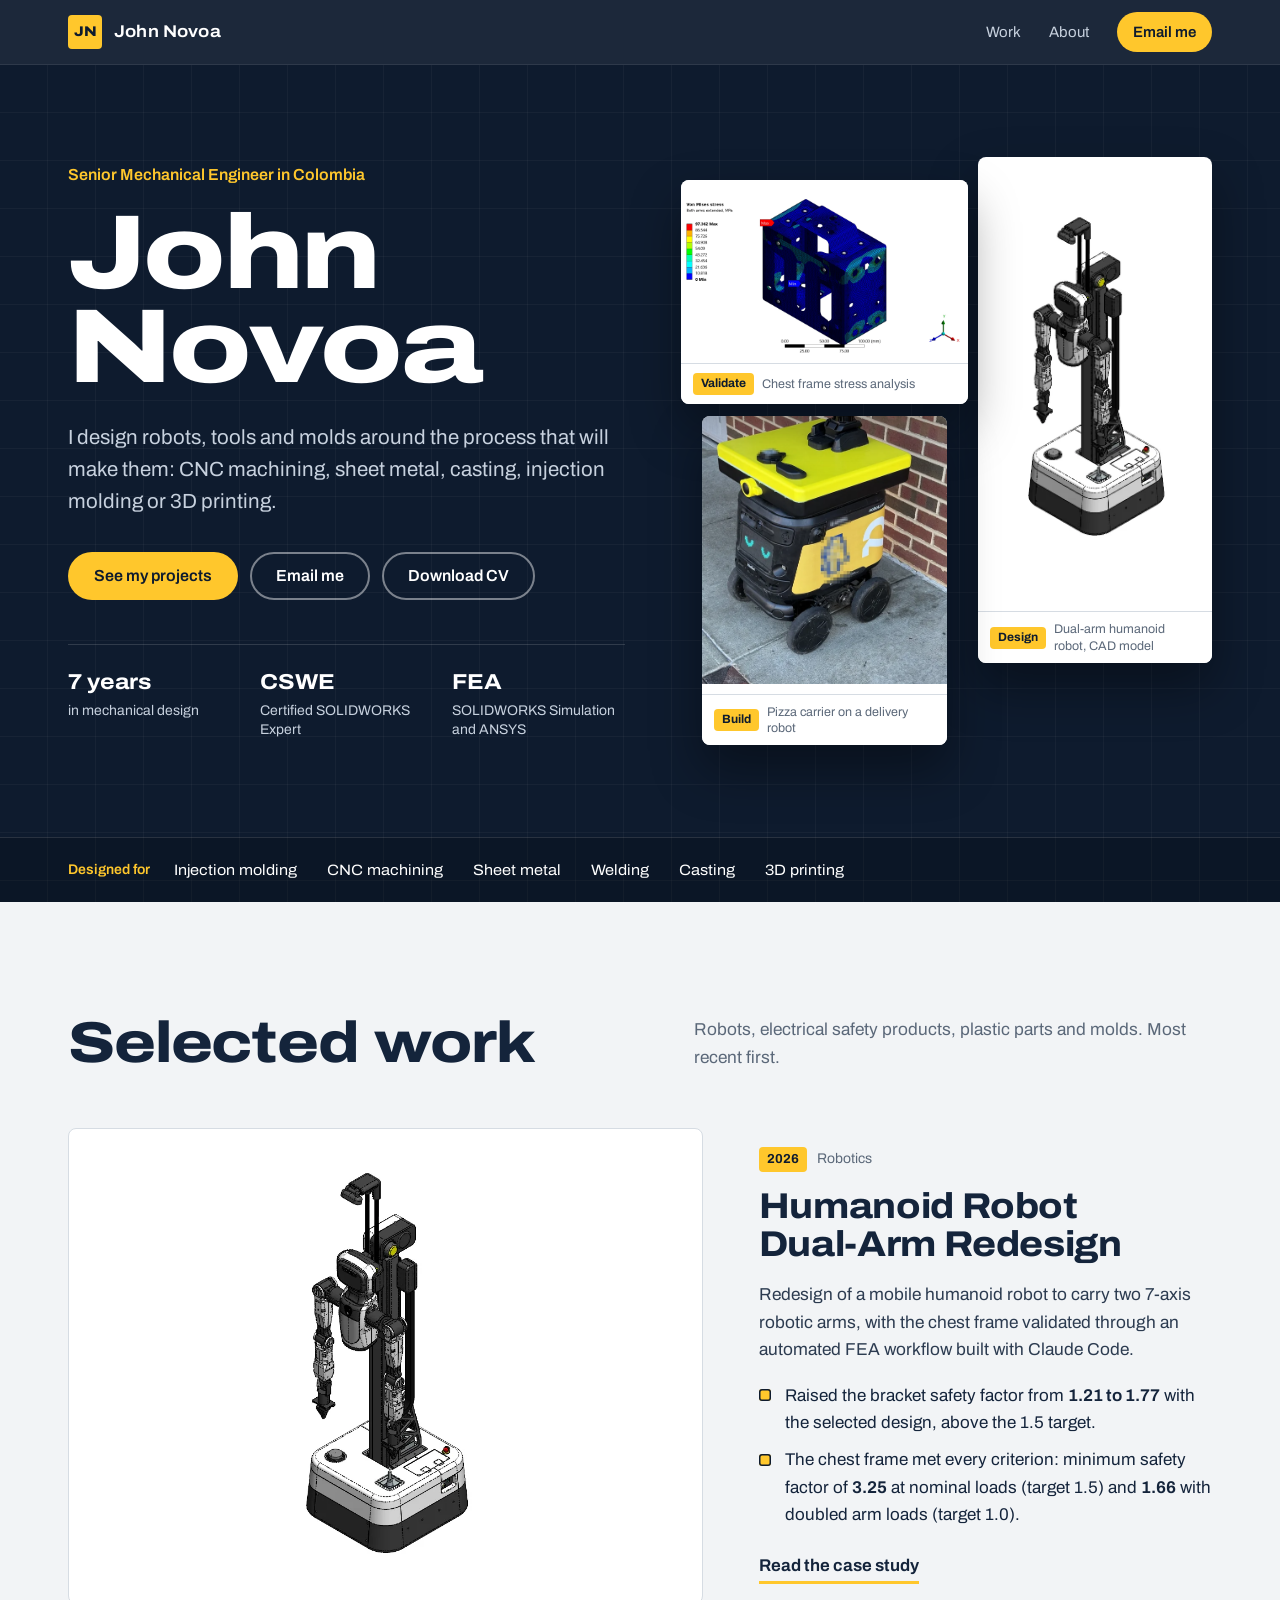
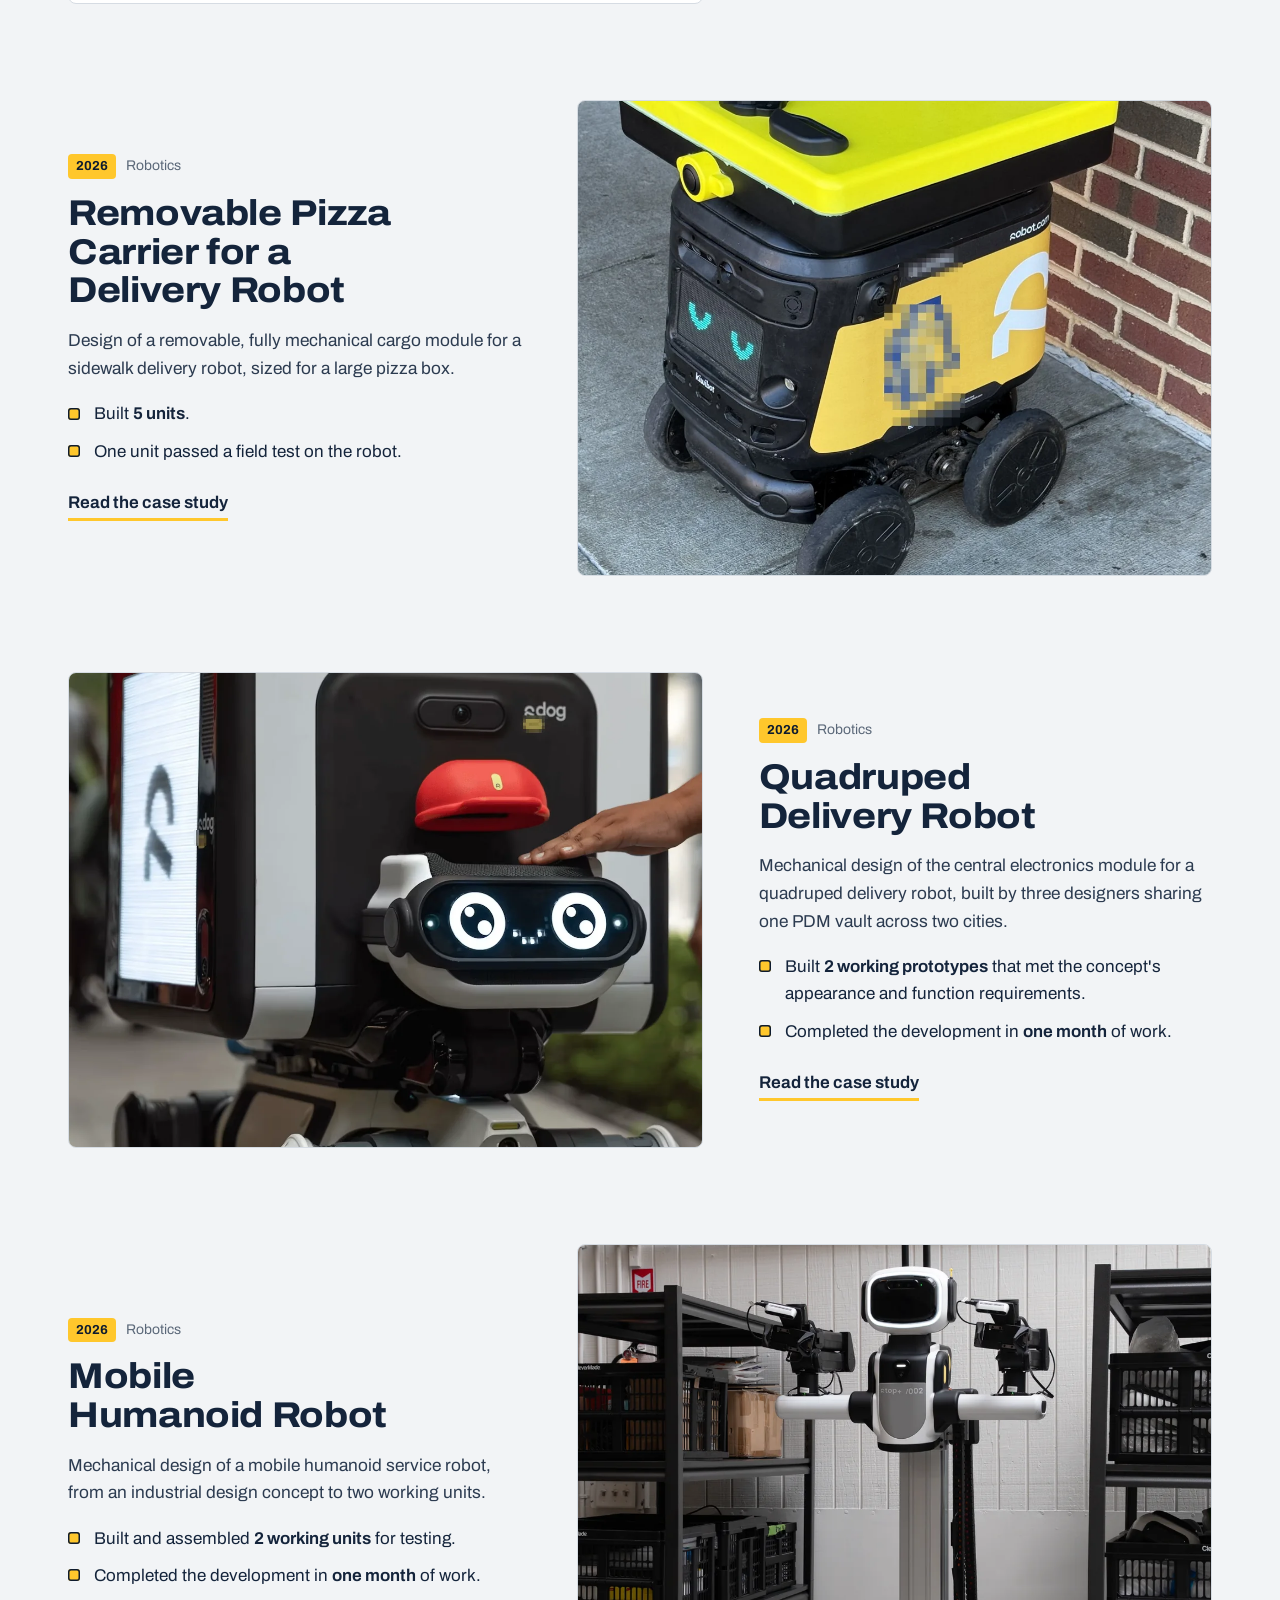
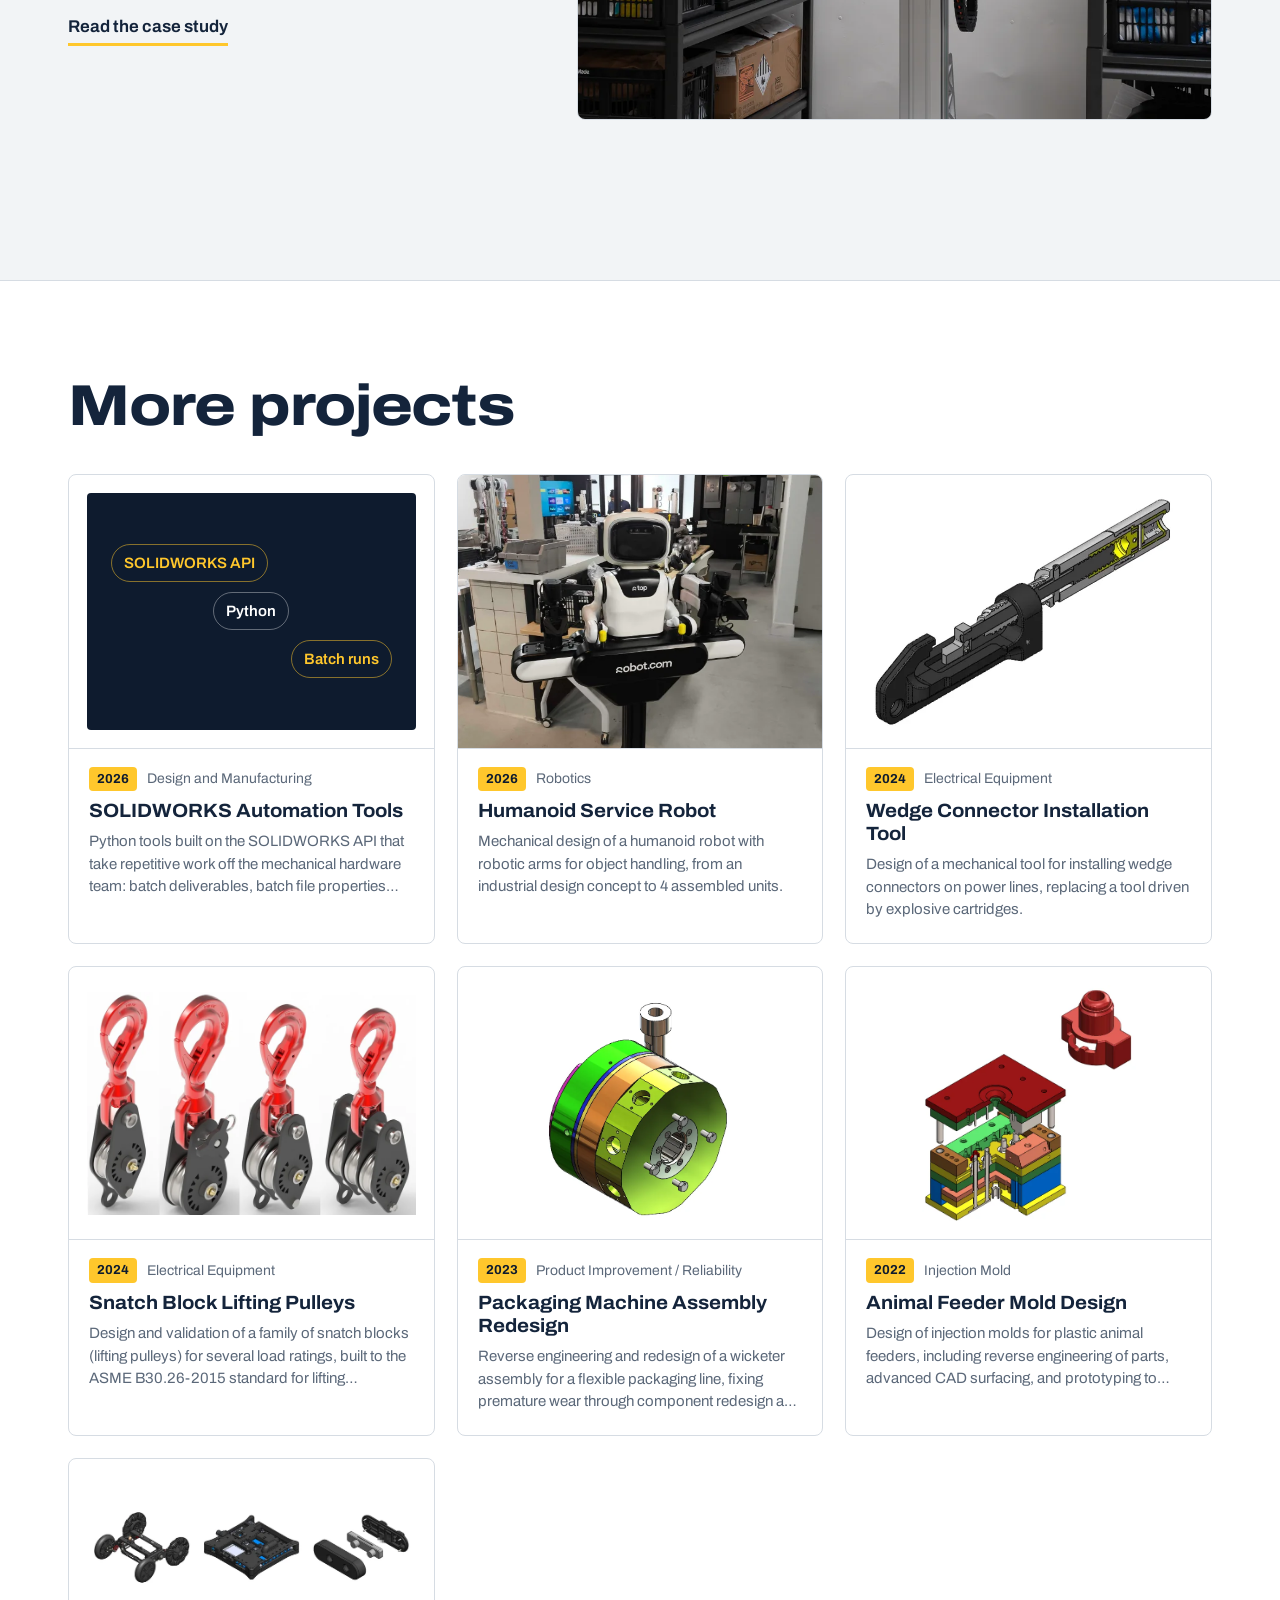
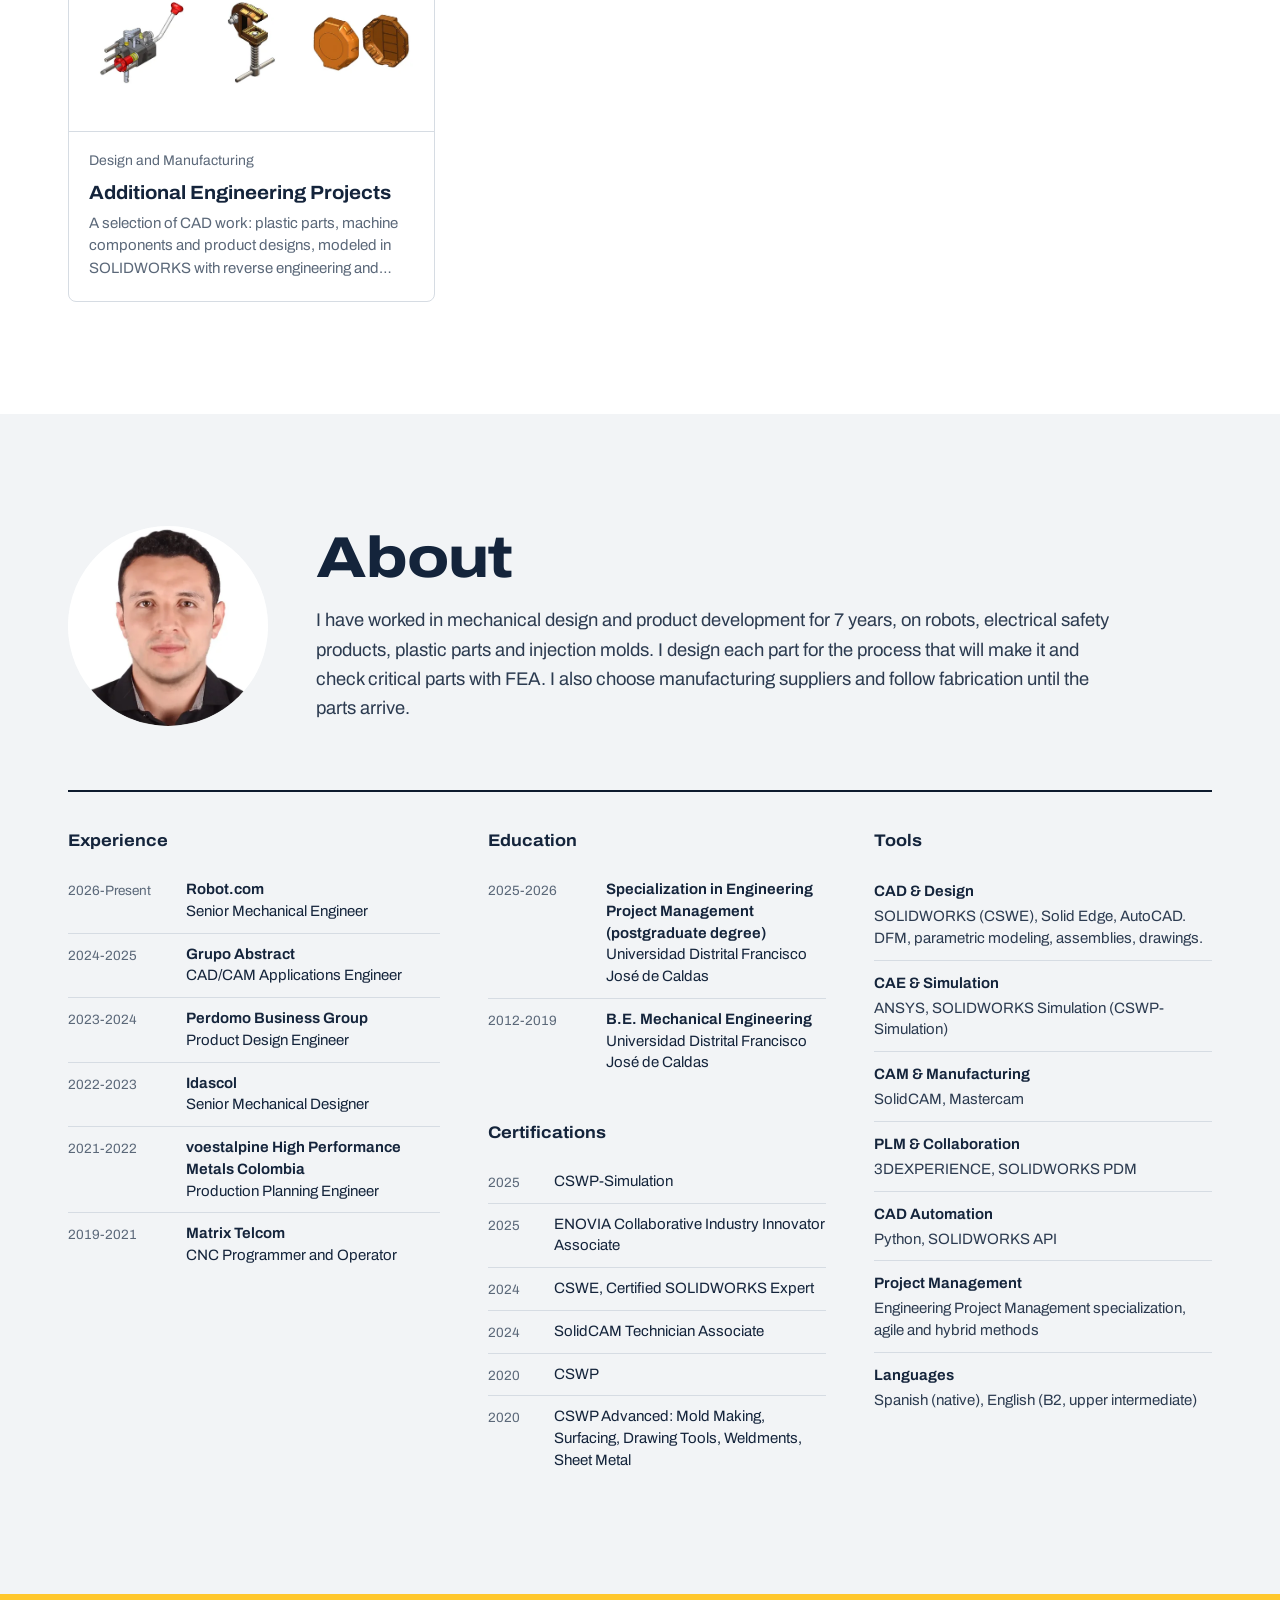
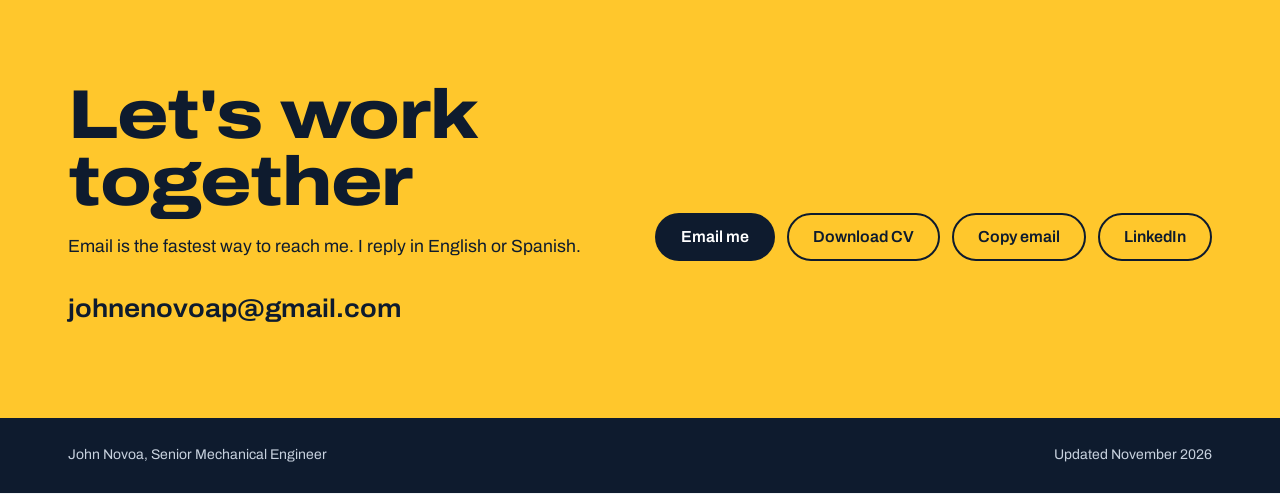
<file: index.html>
<!DOCTYPE html>
<html lang="en">
<head>
<meta charset="utf-8">
<meta name="viewport" content="width=device-width, initial-scale=1">
<title>John Novoa | Senior Mechanical Engineer</title>
<meta name="description" content="John Novoa, Senior Mechanical Engineer in Colombia. Robots, electrical safety products, injection molds and industrial parts, designed for manufacturing and checked with FEA.">
<link rel="canonical" href="https://johnnovoa.github.io/portfolio/">
<meta property="og:type" content="website">
<meta property="og:title" content="John Novoa | Senior Mechanical Engineer">
<meta property="og:description" content="John Novoa, Senior Mechanical Engineer in Colombia. Robots, electrical safety products, injection molds and industrial parts, designed for manufacturing and checked with FEA.">
<meta property="og:url" content="https://johnnovoa.github.io/portfolio/">
<meta property="og:image" content="https://johnnovoa.github.io/portfolio/assets/img/og.jpg">
<meta name="twitter:card" content="summary_large_image">
<meta name="theme-color" content="#0E1B2E">
<link rel="icon" href="assets/favicon.svg" type="image/svg+xml">
<link rel="preload" href="assets/fonts/archivo-wdth.woff2" as="font" type="font/woff2" crossorigin>
<link rel="stylesheet" href="assets/css/site.css">
</head>
<body class="home">
<a class="skip" href="#main">Skip to content</a>
<header class="nav">
  <div class="wrap nav-in">
    <a class="mark" href="index.html" aria-label="John Novoa, home"><span class="mark-box">JN</span><span class="mark-name">John Novoa</span></a>
    <nav aria-label="Main">
      <a href="#work">Work</a>
      <a href="#about">About</a>
      <a class="nav-cta" href="mailto:johnenovoap@gmail.com">Email me</a>
    </nav>
  </div>
</header>
<main id="main">
<section class="hero" aria-labelledby="hero-h">
  <div class="wrap hero-in">
    <div class="hero-text" data-enter style="--d:0">
      <p class="kicker">Senior Mechanical Engineer in Colombia</p>
      <h1 id="hero-h">John Novoa</h1>
      <p class="hero-lead">I design robots, tools and molds around the process that will make them: CNC machining, sheet metal, casting, injection molding or 3D printing.</p>
      <div class="hero-actions">
        <a class="btn btn-yellow" href="#work">See my projects</a>
        <a class="btn btn-ghost" href="mailto:johnenovoap@gmail.com">Email me</a>
        <a class="btn btn-ghost" href="assets/John-Novoa-CV.pdf" download>Download CV</a>
      </div>
      <ul class="hero-facts">
        <li><strong>7 years</strong> in mechanical design</li>
        <li><strong>CSWE</strong> Certified SOLIDWORKS Expert</li>
        <li><strong>FEA</strong> SOLIDWORKS Simulation and ANSYS</li>
      </ul>
    </div>
    <div class="hero-collage"><figure class="hc hc-a" data-enter style="--d:0"><img src="assets/img/27a45e9d2a-sm.webp" width="433" height="738" alt="Dual-arm humanoid robot, CAD model" decoding="async" fetchpriority="high"><figcaption><span class="tag">Design</span>Dual-arm humanoid robot, CAD model</figcaption></figure><figure class="hc hc-b" data-enter style="--d:1"><img src="assets/img/2b82d723d8-sm.webp" width="581" height="760" alt="Pizza carrier on a delivery robot" decoding="async"><figcaption><span class="tag">Build</span>Pizza carrier on a delivery robot</figcaption></figure><figure class="hc hc-c" data-enter style="--d:2"><img src="assets/img/b080f89fcd.webp" srcset="assets/img/b080f89fcd-sm.webp 760w, assets/img/b080f89fcd.webp 1600w" sizes="(max-width: 760px) 100vw, 60vw" width="1600" height="1000" alt="Chest frame stress analysis" decoding="async"><figcaption><span class="tag">Validate</span>Chest frame stress analysis</figcaption></figure></div>
  </div>
  <div class="process-strip"><div class="wrap"><span class="ps-label">Designed for</span><ul><li>Injection molding</li><li>CNC machining</li><li>Sheet metal</li><li>Welding</li><li>Casting</li><li>3D printing</li></ul></div></div>
</section>

<section class="work" id="work" aria-labelledby="work-h">
  <div class="wrap">
    <div class="sec-head">
      <h2 id="work-h">Selected work</h2>
      <p>Robots, electrical safety products, plastic parts and molds. Most recent first.</p>
    </div>
    
    <article class="feature">
      <a class="feature-media" href="projects/humanoid-robot-dual-arm-redesign.html" tabindex="-1" aria-hidden="true">
        <img src="assets/img/27a45e9d2a.webp" width="433" height="738" alt="Full mobile robot with the body on the linear actuator" decoding="async" loading="lazy">
      </a>
      <div class="feature-text">
        <p class="meta"><span class="year">2026</span>Robotics</p>
        <h3><a href="projects/humanoid-robot-dual-arm-redesign.html">Humanoid Robot Dual-Arm Redesign</a></h3>
        <p class="feature-desc">Redesign of a mobile humanoid robot to carry two 7-axis robotic arms, with the chest frame validated through an automated FEA workflow built with Claude Code.</p>
        <ul class="ticks"><li>Raised the bracket safety factor from <strong>1.21 to 1.77</strong> with the selected design, above the 1.5 target.</li><li>The chest frame met every criterion: minimum safety factor of <strong>3.25</strong> at nominal loads (target 1.5) and <strong>1.66</strong> with doubled arm loads (target 1.0).</li></ul>
        <a class="more" href="projects/humanoid-robot-dual-arm-redesign.html">Read the case study<span class="sr"> about Humanoid Robot Dual-Arm Redesign</span></a>
      </div>
    </article>
    <article class="feature flip">
      <a class="feature-media cover" href="projects/removable-pizza-carrier-for-a-delivery-robot.html" tabindex="-1" aria-hidden="true">
        <img src="assets/img/2b82d723d8.webp" srcset="assets/img/2b82d723d8-sm.webp 581w, assets/img/2b82d723d8.webp 1147w" sizes="(max-width: 900px) 100vw, 55vw" width="1147" height="1500" alt="Pizza carrier mounted on the delivery robot" decoding="async" loading="lazy">
      </a>
      <div class="feature-text">
        <p class="meta"><span class="year">2026</span>Robotics</p>
        <h3><a href="projects/removable-pizza-carrier-for-a-delivery-robot.html">Removable Pizza Carrier for a Delivery Robot</a></h3>
        <p class="feature-desc">Design of a removable, fully mechanical cargo module for a sidewalk delivery robot, sized for a large pizza box.</p>
        <ul class="ticks"><li>Built <strong>5 units</strong>.</li><li>One unit passed a field test on the robot.</li></ul>
        <a class="more" href="projects/removable-pizza-carrier-for-a-delivery-robot.html">Read the case study<span class="sr"> about Removable Pizza Carrier for a Delivery Robot</span></a>
      </div>
    </article>
    <article class="feature">
      <a class="feature-media cover" href="projects/quadruped-delivery-robot.html" tabindex="-1" aria-hidden="true">
        <img src="assets/img/quadruped-field.webp" srcset="assets/img/quadruped-field-sm.webp 650w, assets/img/quadruped-field.webp 1244w" sizes="(max-width: 900px) 100vw, 55vw" width="1244" height="1455" alt="Prototype in the field" decoding="async" loading="lazy">
      </a>
      <div class="feature-text">
        <p class="meta"><span class="year">2026</span>Robotics</p>
        <h3><a href="projects/quadruped-delivery-robot.html">Quadruped Delivery Robot</a></h3>
        <p class="feature-desc">Mechanical design of the central electronics module for a quadruped delivery robot, built by three designers sharing one PDM vault across two cities.</p>
        <ul class="ticks"><li>Built <strong>2 working prototypes</strong> that met the concept&#x27;s appearance and function requirements.</li><li>Completed the development in <strong>one month</strong> of work.</li></ul>
        <a class="more" href="projects/quadruped-delivery-robot.html">Read the case study<span class="sr"> about Quadruped Delivery Robot</span></a>
      </div>
    </article>
    <article class="feature flip">
      <a class="feature-media cover" href="projects/mobile-humanoid-robot.html" tabindex="-1" aria-hidden="true">
        <img src="assets/img/79cd6c6e70.webp" srcset="assets/img/79cd6c6e70-sm.webp 507w, assets/img/79cd6c6e70.webp 1067w" sizes="(max-width: 900px) 100vw, 55vw" width="1067" height="1600" alt="Assembled unit during testing" decoding="async" loading="lazy">
      </a>
      <div class="feature-text">
        <p class="meta"><span class="year">2026</span>Robotics</p>
        <h3><a href="projects/mobile-humanoid-robot.html">Mobile Humanoid Robot</a></h3>
        <p class="feature-desc">Mechanical design of a mobile humanoid service robot, from an industrial design concept to two working units.</p>
        <ul class="ticks"><li>Built and assembled <strong>2 working units</strong> for testing.</li><li>Completed the development in <strong>one month</strong> of work.</li></ul>
        <a class="more" href="projects/mobile-humanoid-robot.html">Read the case study<span class="sr"> about Mobile Humanoid Robot</span></a>
      </div>
    </article>
  </div>
</section>

<section class="more-work" aria-labelledby="more-h">
  <div class="wrap">
    <h2 id="more-h" class="sec-title">More projects</h2>
    <ul class="cards">
      <li class="card">
        <a href="projects/solidworks-automation-tools.html">
          <span class="card-thumb"><span class="thumb-code" aria-hidden="true"><span>SOLIDWORKS API</span><span>Python</span><span>Batch runs</span></span></span>
          <span class="card-body">
            <span class="meta"><span class="year">2026</span>Design and Manufacturing</span>
            <span class="card-title">SOLIDWORKS Automation Tools</span>
            <span class="card-desc">Python tools built on the SOLIDWORKS API that take repetitive work off the mechanical hardware team: batch deliverables, batch file properties and bills of materials.</span>
          </span>
        </a>
      </li>
      <li class="card">
        <a href="projects/humanoid-service-robot.html">
          <span class="card-thumb cover"><img src="assets/img/4a102c4e50-sm.webp" width="587" height="760" alt="" decoding="async" loading="lazy"></span>
          <span class="card-body">
            <span class="meta"><span class="year">2026</span>Robotics</span>
            <span class="card-title">Humanoid Service Robot</span>
            <span class="card-desc">Mechanical design of a humanoid robot with robotic arms for object handling, from an industrial design concept to 4 assembled units.</span>
          </span>
        </a>
      </li>
      <li class="card">
        <a href="projects/wedge-connector-installation-tool.html">
          <span class="card-thumb"><img src="assets/img/f9f5f37aba-sm.webp" width="594" height="444" alt="" decoding="async" loading="lazy"></span>
          <span class="card-body">
            <span class="meta"><span class="year">2024</span>Electrical Equipment</span>
            <span class="card-title">Wedge Connector Installation Tool</span>
            <span class="card-desc">Design of a mechanical tool for installing wedge connectors on power lines, replacing a tool driven by explosive cartridges.</span>
          </span>
        </a>
      </li>
      <li class="card">
        <a href="projects/snatch-block-lifting-pulleys.html">
          <span class="card-thumb"><img src="assets/img/d32afb1235-sm.webp" width="760" height="515" alt="" decoding="async" loading="lazy"></span>
          <span class="card-body">
            <span class="meta"><span class="year">2024</span>Electrical Equipment</span>
            <span class="card-title">Snatch Block Lifting Pulleys</span>
            <span class="card-desc">Design and validation of a family of snatch blocks (lifting pulleys) for several load ratings, built to the ASME B30.26-2015 standard for lifting equipment in the electrical sector.</span>
          </span>
        </a>
      </li>
      <li class="card">
        <a href="projects/packaging-machine-assembly-redesign.html">
          <span class="card-thumb"><img src="assets/img/97900d9d60-sm.webp" width="559" height="650" alt="" decoding="async" loading="lazy"></span>
          <span class="card-body">
            <span class="meta"><span class="year">2023</span>Product Improvement / Reliability</span>
            <span class="card-title">Packaging Machine Assembly Redesign</span>
            <span class="card-desc">Reverse engineering and redesign of a wicketer assembly for a flexible packaging line, fixing premature wear through component redesign and material selection.</span>
          </span>
        </a>
      </li>
      <li class="card">
        <a href="projects/animal-feeder-mold-design.html">
          <span class="card-thumb"><img src="assets/img/ce77e8c46d-sm.webp" width="527" height="582" alt="" decoding="async" loading="lazy"></span>
          <span class="card-body">
            <span class="meta"><span class="year">2022</span>Injection Mold</span>
            <span class="card-title">Animal Feeder Mold Design</span>
            <span class="card-desc">Design of injection molds for plastic animal feeders, including reverse engineering of parts, advanced CAD surfacing, and prototyping to validate functionality before manufacturing.</span>
          </span>
        </a>
      </li>
      <li class="card">
        <a href="projects/additional-engineering-projects.html">
          <span class="card-thumb"><img src="assets/img/8ab5a078c0-sm.webp" width="760" height="439" alt="" decoding="async" loading="lazy"></span>
          <span class="card-body">
            <span class="meta">Design and Manufacturing</span>
            <span class="card-title">Additional Engineering Projects</span>
            <span class="card-desc">A selection of CAD work: plastic parts, machine components and product designs, modeled in SOLIDWORKS with reverse engineering and design for manufacturing.</span>
          </span>
        </a>
      </li>
    </ul>
  </div>
</section>

<section class="about" id="about" aria-labelledby="about-h">
  <div class="wrap">
    <div class="about-top">
      <img class="portrait" src="assets/img/15ae0c9bc2.webp" width="480" height="480" alt="Portrait of John Novoa" decoding="async" loading="lazy">
      <div>
        <h2 id="about-h" class="sec-title">About</h2>
        <p class="about-lead">I have worked in mechanical design and product development for 7 years, on robots, electrical safety products, plastic parts and injection molds. I design each part for the process that will make it and check critical parts with FEA. I also choose manufacturing suppliers and follow fabrication until the parts arrive.</p>
      </div>
    </div>
    <div class="about-grid">
      <div class="col">
        <h3>Experience</h3>
        <ol class="tl"><li><span class="when">2026-Present</span><span><strong>Robot.com</strong>Senior Mechanical Engineer</span></li><li><span class="when">2024-2025</span><span><strong>Grupo Abstract</strong>CAD/CAM Applications Engineer</span></li><li><span class="when">2023-2024</span><span><strong>Perdomo Business Group</strong>Product Design Engineer</span></li><li><span class="when">2022-2023</span><span><strong>Idascol</strong>Senior Mechanical Designer</span></li><li><span class="when">2021-2022</span><span><strong>voestalpine High Performance Metals Colombia</strong>Production Planning Engineer</span></li><li><span class="when">2019-2021</span><span><strong>Matrix Telcom</strong>CNC Programmer and Operator</span></li></ol>
      </div>
      <div class="col">
        <h3>Education</h3>
        <ol class="tl"><li><span class="when">2025-2026</span><span><strong>Specialization in Engineering Project Management (postgraduate degree)</strong>Universidad Distrital Francisco José de Caldas</span></li><li><span class="when">2012-2019</span><span><strong>B.E. Mechanical Engineering</strong>Universidad Distrital Francisco José de Caldas</span></li></ol>
        <h3>Certifications</h3>
        <ul class="tl certs"><li><span class="when">2025</span><span>CSWP-Simulation</span></li><li><span class="when">2025</span><span>ENOVIA Collaborative Industry Innovator Associate</span></li><li><span class="when">2024</span><span>CSWE, Certified SOLIDWORKS Expert</span></li><li><span class="when">2024</span><span>SolidCAM Technician Associate</span></li><li><span class="when">2020</span><span>CSWP</span></li><li><span class="when">2020</span><span>CSWP Advanced: Mold Making, Surfacing, Drawing Tools, Weldments, Sheet Metal</span></li></ul>
      </div>
      <div class="col">
        <h3>Tools</h3>
        <dl class="skills"><div><dt>CAD &amp; Design</dt><dd>SOLIDWORKS (CSWE), Solid Edge, AutoCAD. DFM, parametric modeling, assemblies, drawings.</dd></div><div><dt>CAE &amp; Simulation</dt><dd>ANSYS, SOLIDWORKS Simulation (CSWP-Simulation)</dd></div><div><dt>CAM &amp; Manufacturing</dt><dd>SolidCAM, Mastercam</dd></div><div><dt>PLM &amp; Collaboration</dt><dd>3DEXPERIENCE, SOLIDWORKS PDM</dd></div><div><dt>CAD Automation</dt><dd>Python, SOLIDWORKS API</dd></div><div><dt>Project Management</dt><dd>Engineering Project Management specialization, agile and hybrid methods</dd></div><div><dt>Languages</dt><dd>Spanish (native), English (B2, upper intermediate)</dd></div></dl>
      </div>
    </div>
  </div>
</section>
</main>
<section class="contact" id="contact" aria-labelledby="contact-h">
  <div class="wrap contact-in">
    <div>
      <h2 id="contact-h">Let's work together</h2>
      <p>Email is the fastest way to reach me. I reply in English or Spanish.</p>
    </div>
    <div class="contact-actions">
      <a class="btn btn-dark" href="mailto:johnenovoap@gmail.com">Email me</a>
      <a class="btn btn-line" href="assets/John-Novoa-CV.pdf" download>Download CV</a>
      <button class="btn btn-line copy" type="button" data-copy="johnenovoap@gmail.com">Copy email</button>
      <a class="btn btn-line" href="https://www.linkedin.com/in/john-novoa" target="_blank" rel="noopener">LinkedIn</a>
    </div>
    <p class="contact-mail">johnenovoap@gmail.com</p>
  </div>
</section>
<footer class="foot">
  <div class="wrap foot-in">
    <span>John Novoa, Senior Mechanical Engineer</span>
    <span>Updated November 2026</span>
  </div>
</footer>
<dialog class="lightbox" aria-label="Enlarged image">
  <button class="lb-close" type="button" aria-label="Close">Close</button>
  <img alt="">
  <p class="lb-cap"></p>
</dialog>
<script src="assets/js/site.js" defer></script>
</body>
</html>
</file>
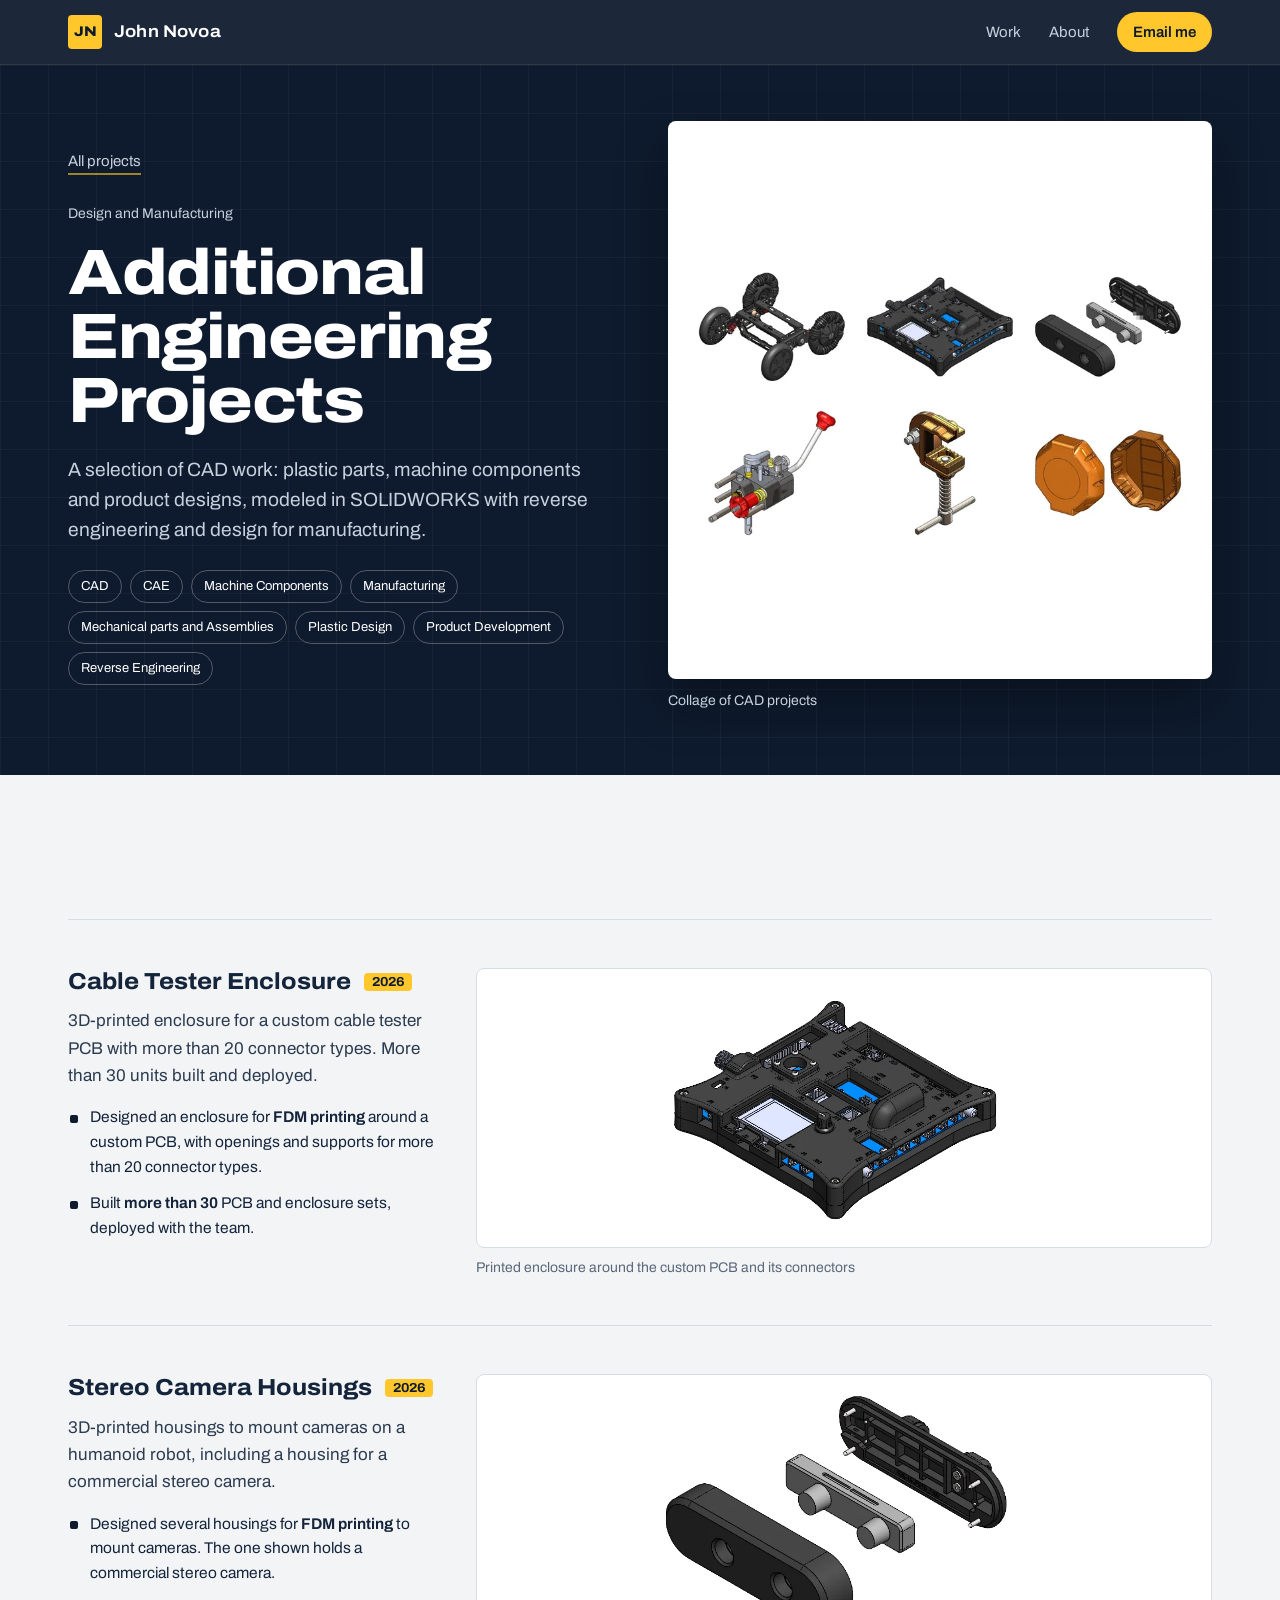
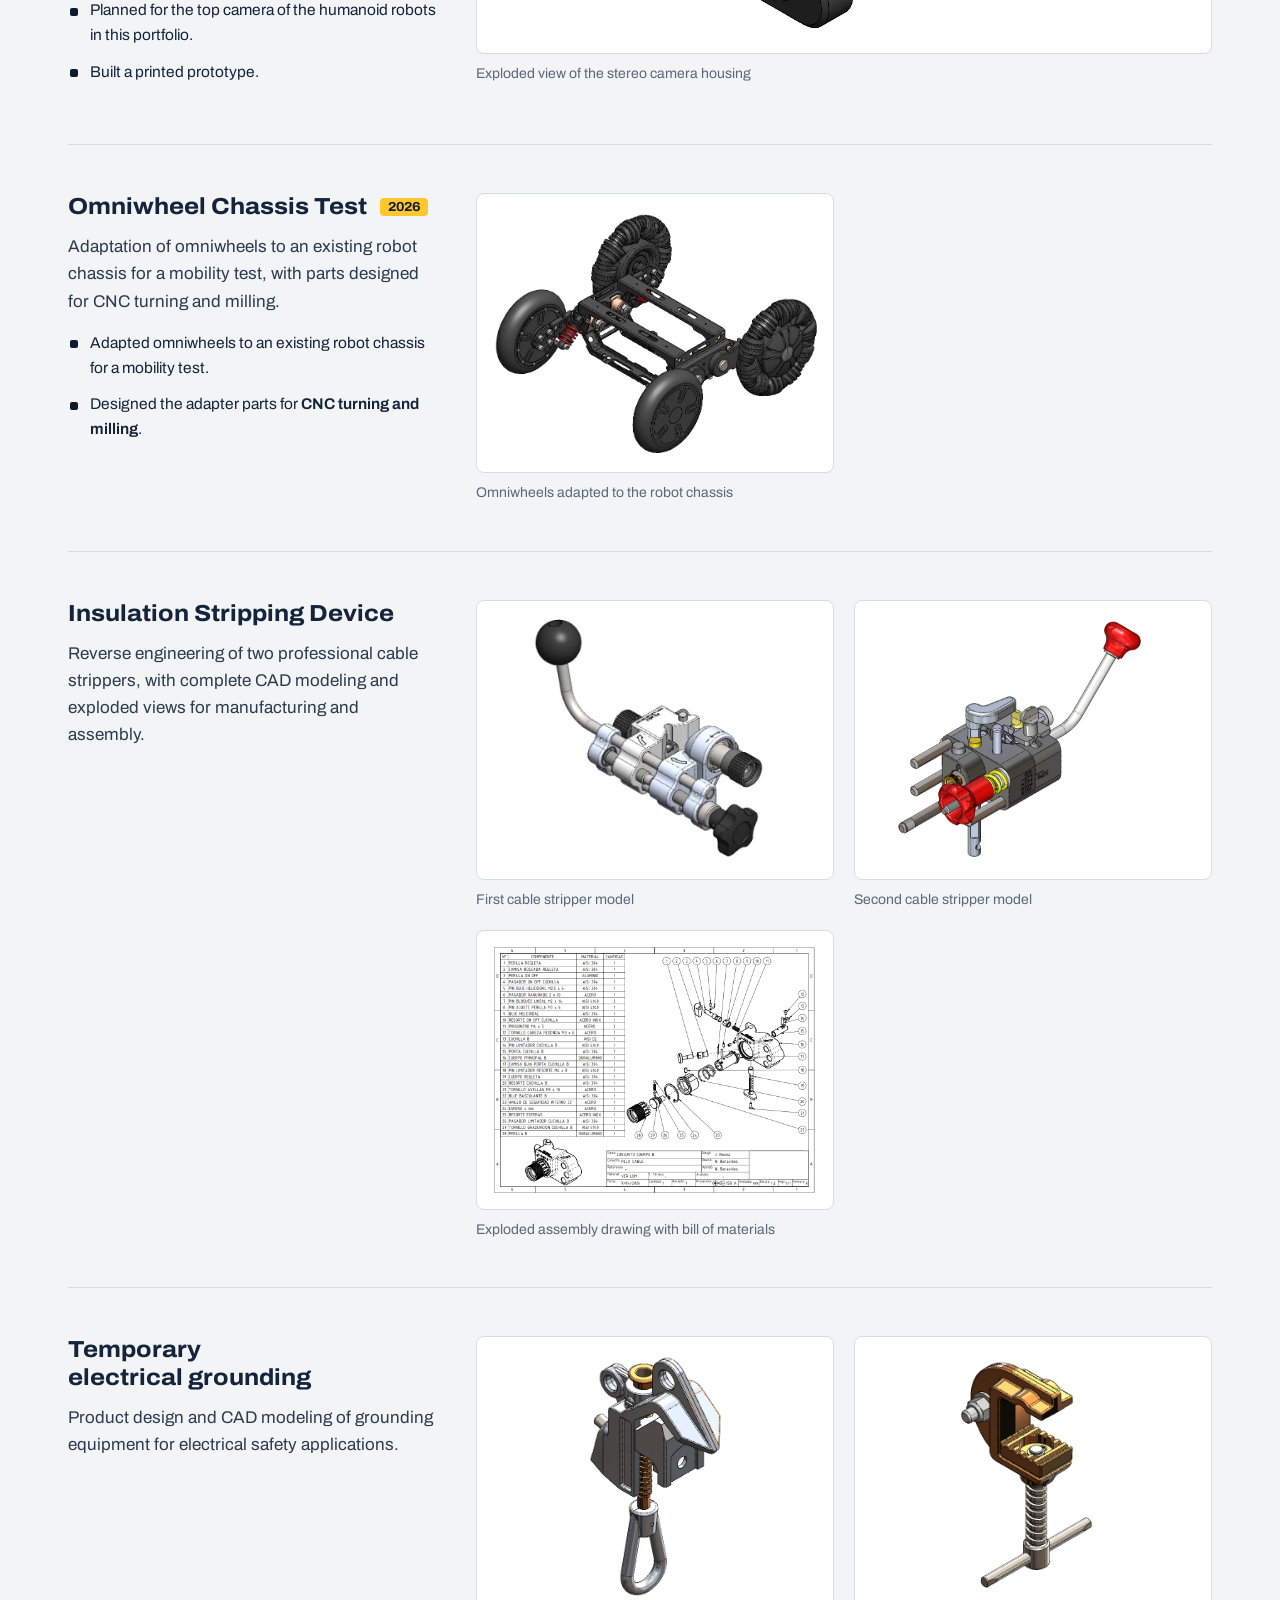
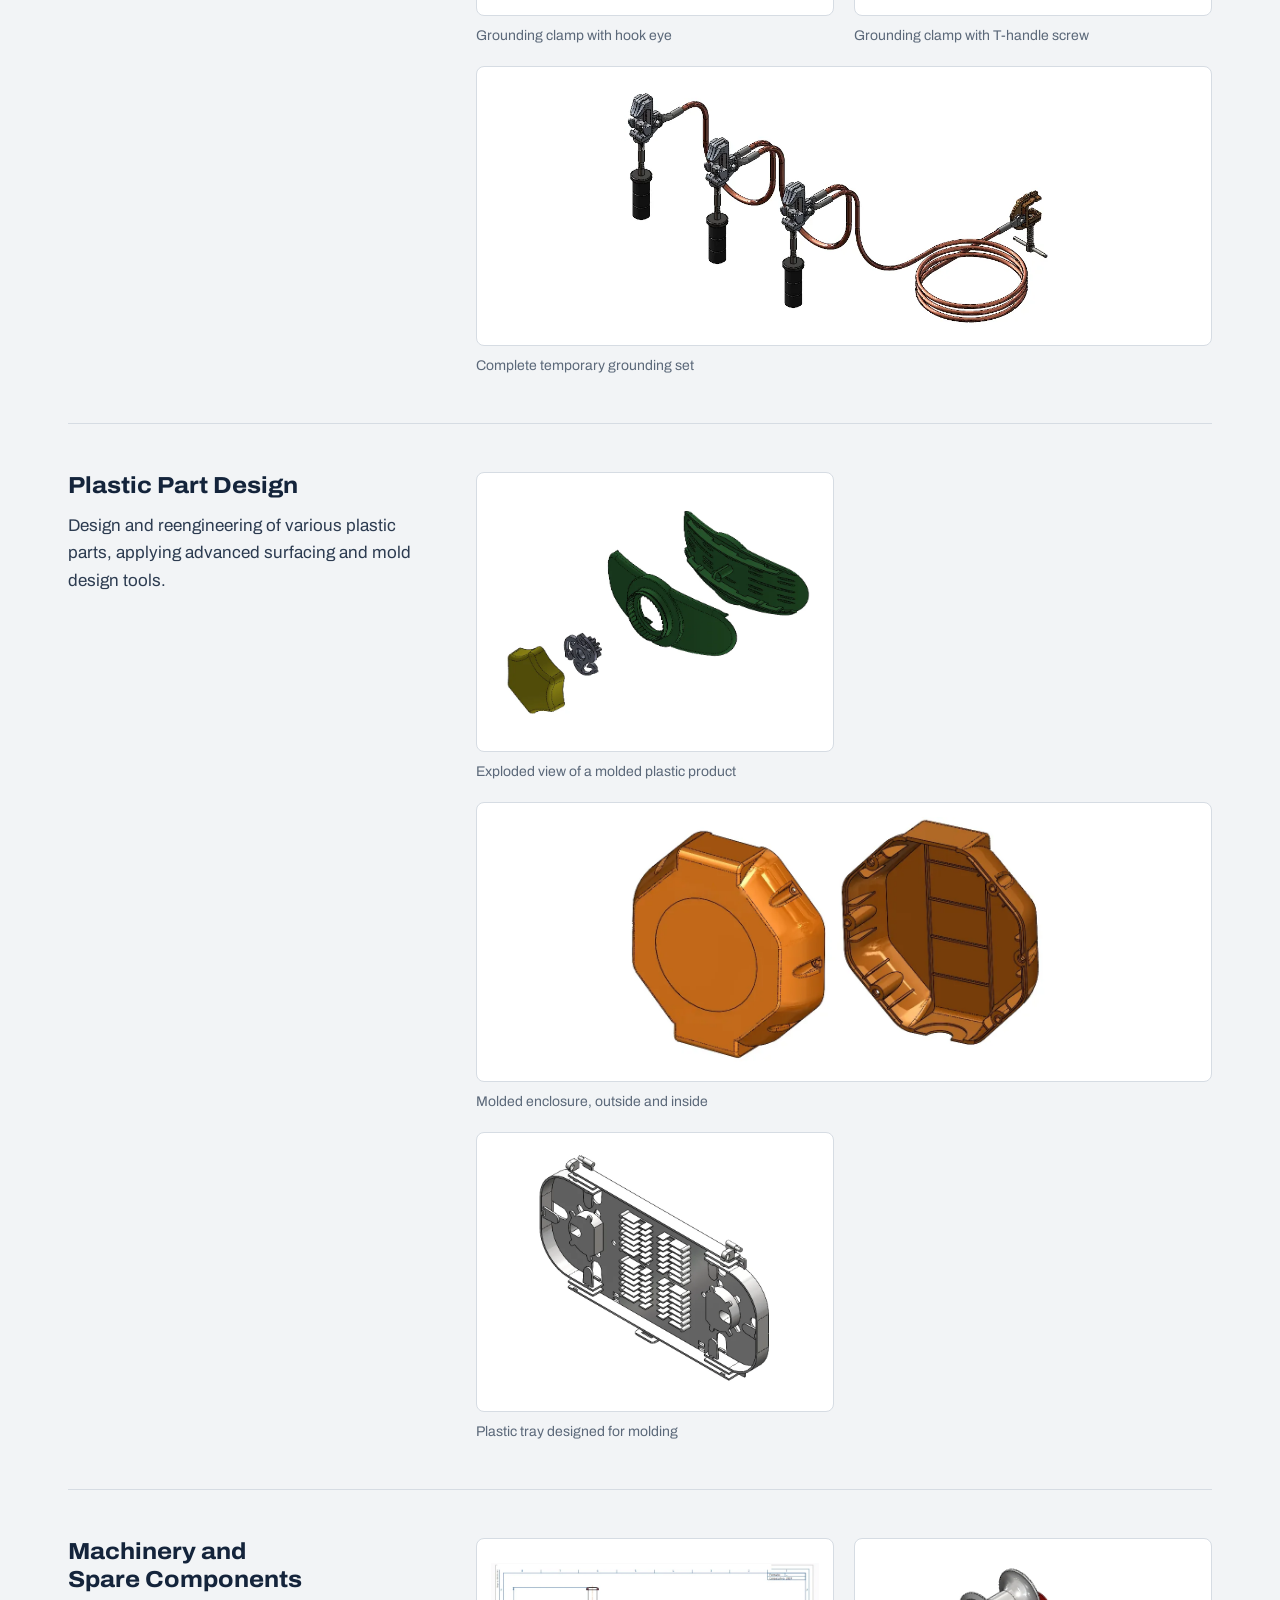
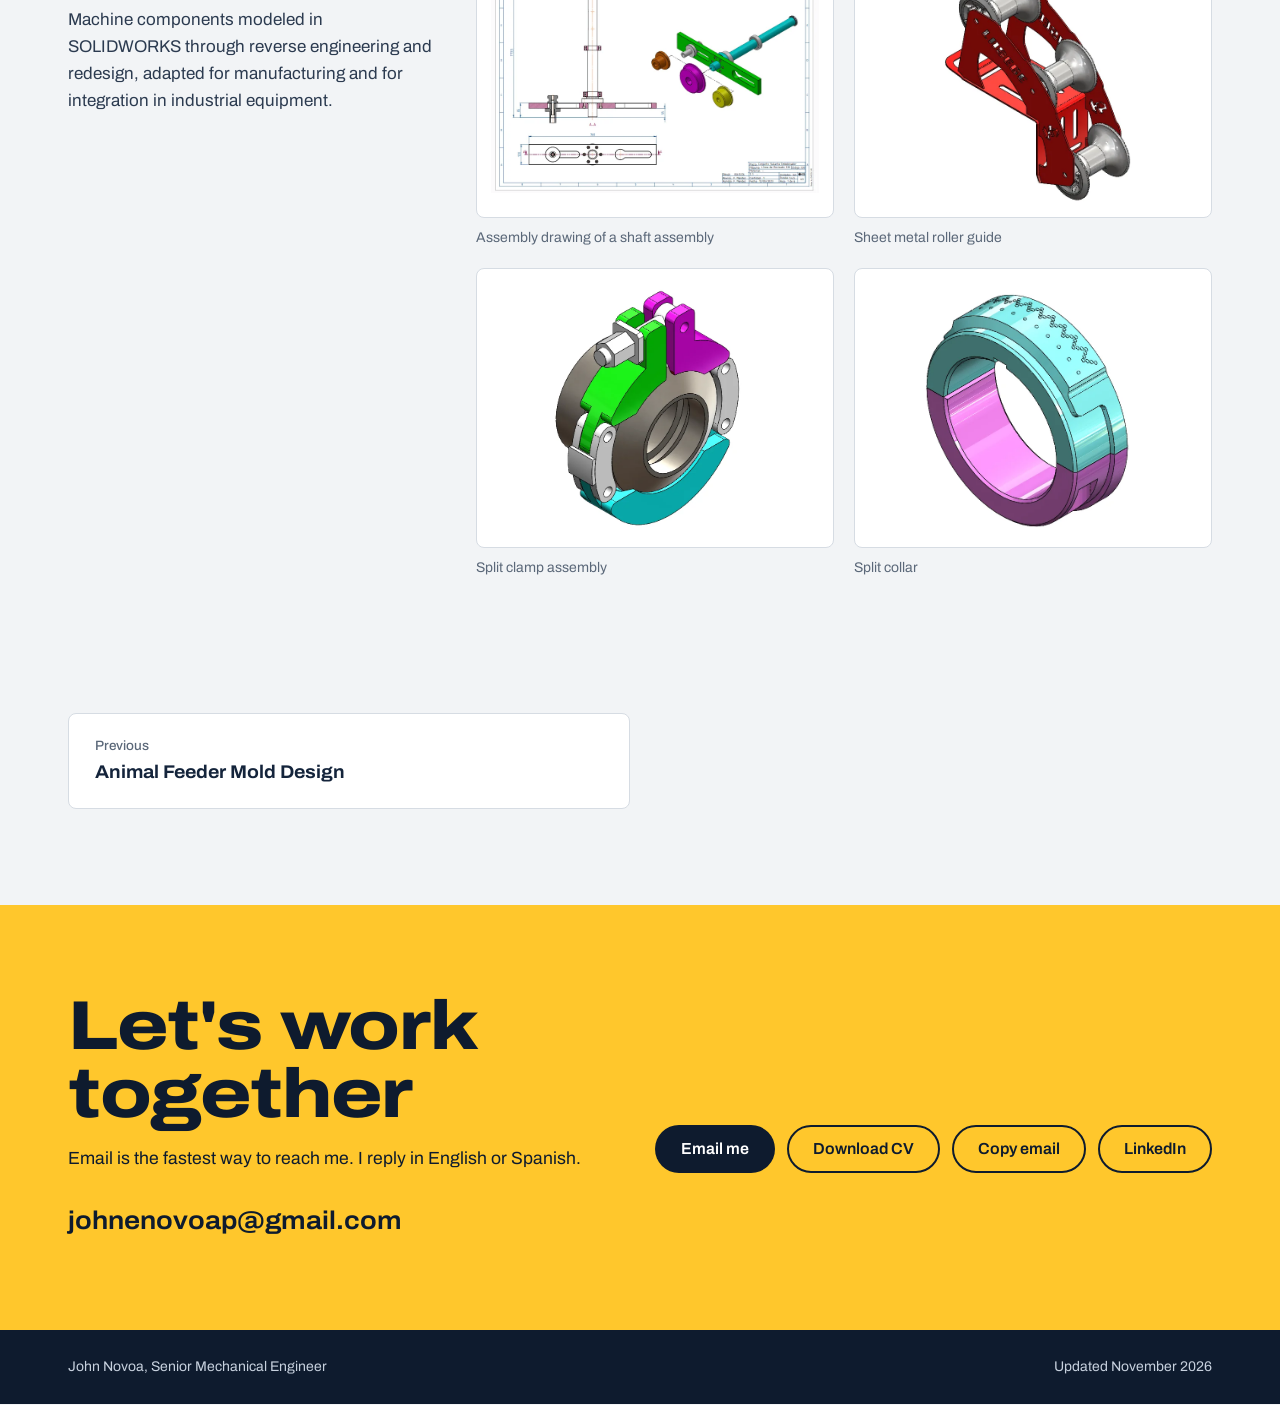
<file: projects/additional-engineering-projects.html>
<!DOCTYPE html>
<html lang="en">
<head>
<meta charset="utf-8">
<meta name="viewport" content="width=device-width, initial-scale=1">
<title>Additional Engineering Projects | John Novoa</title>
<meta name="description" content="A selection of CAD work: plastic parts, machine components and product designs, modeled in SOLIDWORKS with reverse engineering and design for manufacturing.">
<link rel="canonical" href="https://johnnovoa.github.io/portfolio/projects/additional-engineering-projects.html">
<meta property="og:type" content="website">
<meta property="og:title" content="Additional Engineering Projects | John Novoa">
<meta property="og:description" content="A selection of CAD work: plastic parts, machine components and product designs, modeled in SOLIDWORKS with reverse engineering and design for manufacturing.">
<meta property="og:url" content="https://johnnovoa.github.io/portfolio/projects/additional-engineering-projects.html">
<meta property="og:image" content="https://johnnovoa.github.io/portfolio/assets/img/8ab5a078c0.webp">
<meta name="twitter:card" content="summary_large_image">
<meta name="theme-color" content="#0E1B2E">
<link rel="icon" href="../assets/favicon.svg" type="image/svg+xml">
<link rel="preload" href="../assets/fonts/archivo-wdth.woff2" as="font" type="font/woff2" crossorigin>
<link rel="stylesheet" href="../assets/css/site.css">
</head>
<body class="project">
<a class="skip" href="#main">Skip to content</a>
<header class="nav">
  <div class="wrap nav-in">
    <a class="mark" href="../index.html" aria-label="John Novoa, home"><span class="mark-box">JN</span><span class="mark-name">John Novoa</span></a>
    <nav aria-label="Main">
      <a href="../index.html#work">Work</a>
      <a href="../index.html#about">About</a>
      <a class="nav-cta" href="mailto:johnenovoap@gmail.com">Email me</a>
    </nav>
  </div>
</header>
<main id="main">
<article>
  <header class="p-head">
    <div class="wrap p-head-in">
      <div class="p-head-text">
        <a class="back" href="../index.html#work">All projects</a>
        <p class="meta">Design and Manufacturing</p>
        <h1>Additional Engineering Projects</h1>
        <p class="p-lead">A selection of CAD work: plastic parts, machine components and product designs, modeled in SOLIDWORKS with reverse engineering and design for manufacturing.</p>
        <ul class="chips" aria-label="Key skills"><li>CAD</li><li>CAE</li><li>Machine Components</li><li>Manufacturing</li><li>Mechanical parts and Assemblies</li><li>Plastic Design</li><li>Product Development</li><li>Reverse Engineering</li></ul>
      </div>
      <figure class="p-hero-img"><button class="zoom" type="button" aria-label="Enlarge image: Collage of CAD projects"><img src="../assets/img/8ab5a078c0.webp" srcset="../assets/img/8ab5a078c0-sm.webp 760w, ../assets/img/8ab5a078c0.webp 1600w" sizes="(max-width: 900px) 100vw, 50vw" width="1600" height="924" alt="Collage of CAD projects" decoding="async" fetchpriority="high"></button><figcaption>Collage of CAD projects</figcaption></figure>
    </div>
  </header>
  <div class="wrap p-body">
    
    
    
    <section class="sub" id="cable-tester-enclosure">
      <div class="sub-head">
        <h2>Cable Tester Enclosure <span class="year">2026</span></h2>
        <p>3D-printed enclosure for a custom cable tester PCB with more than 20 connector types. More than 30 units built and deployed.</p>
        <ul class="dots"><li>Designed an enclosure for <strong>FDM printing</strong> around a custom PCB, with openings and supports for more than 20 connector types.</li><li>Built <strong>more than 30</strong> PCB and enclosure sets, deployed with the team.</li></ul>
      </div>
      <div class="shots small"><figure class="shot wide"><button class="zoom" type="button" aria-label="Enlarge image: Printed enclosure around the custom PCB and its connectors"><img src="../assets/img/be797e1e29.webp" width="711" height="487" alt="Printed enclosure around the custom PCB and its connectors" decoding="async" loading="lazy"></button><figcaption>Printed enclosure around the custom PCB and its connectors</figcaption></figure></div>
    </section>
    <section class="sub" id="stereo-camera-housings">
      <div class="sub-head">
        <h2>Stereo Camera Housings <span class="year">2026</span></h2>
        <p>3D-printed housings to mount cameras on a humanoid robot, including a housing for a commercial stereo camera.</p>
        <ul class="dots"><li>Designed several housings for <strong>FDM printing</strong> to mount cameras. The one shown holds a commercial stereo camera.</li><li>Planned for the top camera of the humanoid robots in this portfolio.</li><li>Built a printed prototype.</li></ul>
      </div>
      <div class="shots small"><figure class="shot wide"><button class="zoom" type="button" aria-label="Enlarge image: Exploded view of the stereo camera housing"><img src="../assets/img/8d80ec814b.webp" width="700" height="443" alt="Exploded view of the stereo camera housing" decoding="async" loading="lazy"></button><figcaption>Exploded view of the stereo camera housing</figcaption></figure></div>
    </section>
    <section class="sub" id="omniwheel-chassis-test">
      <div class="sub-head">
        <h2>Omniwheel Chassis Test <span class="year">2026</span></h2>
        <p>Adaptation of omniwheels to an existing robot chassis for a mobility test, with parts designed for CNC turning and milling.</p>
        <ul class="dots"><li>Adapted omniwheels to an existing robot chassis for a mobility test.</li><li>Designed the adapter parts for <strong>CNC turning and milling</strong>.</li></ul>
      </div>
      <div class="shots small"><figure class="shot"><button class="zoom" type="button" aria-label="Enlarge image: Omniwheels adapted to the robot chassis"><img src="../assets/img/ff0cbfc870.webp" srcset="../assets/img/ff0cbfc870-sm.webp 760w, ../assets/img/ff0cbfc870.webp 831w" sizes="(max-width: 760px) 100vw, 60vw" width="831" height="624" alt="Omniwheels adapted to the robot chassis" decoding="async" loading="lazy"></button><figcaption>Omniwheels adapted to the robot chassis</figcaption></figure></div>
    </section>
    <section class="sub" id="insulation-stripping-device">
      <div class="sub-head">
        <h2>Insulation Stripping Device</h2>
        <p>Reverse engineering of two professional cable strippers, with complete CAD modeling and exploded views for manufacturing and assembly.</p>
        
      </div>
      <div class="shots small"><figure class="shot"><button class="zoom" type="button" aria-label="Enlarge image: First cable stripper model"><img src="../assets/img/aff5e98f3e.webp" width="303" height="301" alt="First cable stripper model" decoding="async" loading="lazy"></button><figcaption>First cable stripper model</figcaption></figure><figure class="shot"><button class="zoom" type="button" aria-label="Enlarge image: Second cable stripper model"><img src="../assets/img/3831f1356e.webp" srcset="../assets/img/3831f1356e-sm.webp 760w, ../assets/img/3831f1356e.webp 852w" sizes="(max-width: 760px) 100vw, 60vw" width="852" height="750" alt="Second cable stripper model" decoding="async" loading="lazy"></button><figcaption>Second cable stripper model</figcaption></figure><figure class="shot"><button class="zoom" type="button" aria-label="Enlarge image: Exploded assembly drawing with bill of materials"><img src="../assets/img/f34ac9f51c.webp" srcset="../assets/img/f34ac9f51c-sm.webp 760w, ../assets/img/f34ac9f51c.webp 1038w" sizes="(max-width: 760px) 100vw, 60vw" width="1038" height="794" alt="Exploded assembly drawing with bill of materials" decoding="async" loading="lazy"></button><figcaption>Exploded assembly drawing with bill of materials</figcaption></figure></div>
    </section>
    <section class="sub" id="temporary-electrical-grounding">
      <div class="sub-head">
        <h2>Temporary electrical grounding</h2>
        <p>Product design and CAD modeling of grounding equipment for electrical safety applications.</p>
        
      </div>
      <div class="shots small"><figure class="shot"><button class="zoom" type="button" aria-label="Enlarge image: Grounding clamp with hook eye"><img src="../assets/img/6bb37e6185.webp" width="346" height="603" alt="Grounding clamp with hook eye" decoding="async" loading="lazy"></button><figcaption>Grounding clamp with hook eye</figcaption></figure><figure class="shot"><button class="zoom" type="button" aria-label="Enlarge image: Grounding clamp with T-handle screw"><img src="../assets/img/ce885d6824.webp" width="392" height="598" alt="Grounding clamp with T-handle screw" decoding="async" loading="lazy"></button><figcaption>Grounding clamp with T-handle screw</figcaption></figure><figure class="shot wide"><button class="zoom" type="button" aria-label="Enlarge image: Complete temporary grounding set"><img src="../assets/img/1389d5ab63.webp" srcset="../assets/img/1389d5ab63-sm.webp 760w, ../assets/img/1389d5ab63.webp 822w" sizes="(max-width: 760px) 100vw, 60vw" width="822" height="466" alt="Complete temporary grounding set" decoding="async" loading="lazy"></button><figcaption>Complete temporary grounding set</figcaption></figure></div>
    </section>
    <section class="sub" id="plastic-part-design">
      <div class="sub-head">
        <h2>Plastic Part Design</h2>
        <p>Design and reengineering of various plastic parts, applying advanced surfacing and mold design tools.</p>
        
      </div>
      <div class="shots small"><figure class="shot"><button class="zoom" type="button" aria-label="Enlarge image: Exploded view of a molded plastic product"><img src="../assets/img/b8e47146ae.webp" srcset="../assets/img/b8e47146ae-sm.webp 760w, ../assets/img/b8e47146ae.webp 867w" sizes="(max-width: 760px) 100vw, 60vw" width="867" height="620" alt="Exploded view of a molded plastic product" decoding="async" loading="lazy"></button><figcaption>Exploded view of a molded plastic product</figcaption></figure><figure class="shot wide"><button class="zoom" type="button" aria-label="Enlarge image: Molded enclosure, outside and inside"><img src="../assets/img/406d47aa8d.webp" srcset="../assets/img/406d47aa8d-sm.webp 760w, ../assets/img/406d47aa8d.webp 926w" sizes="(max-width: 760px) 100vw, 60vw" width="926" height="542" alt="Molded enclosure, outside and inside" decoding="async" loading="lazy"></button><figcaption>Molded enclosure, outside and inside</figcaption></figure><figure class="shot"><button class="zoom" type="button" aria-label="Enlarge image: Plastic tray designed for molding"><img src="../assets/img/05354f1b93.webp" width="678" height="680" alt="Plastic tray designed for molding" decoding="async" loading="lazy"></button><figcaption>Plastic tray designed for molding</figcaption></figure></div>
    </section>
    <section class="sub" id="machinery-and-spare-components">
      <div class="sub-head">
        <h2>Machinery and Spare Components</h2>
        <p>Machine components modeled in SOLIDWORKS through reverse engineering and redesign, adapted for manufacturing and for integration in industrial equipment.</p>
        
      </div>
      <div class="shots small"><figure class="shot"><button class="zoom" type="button" aria-label="Enlarge image: Assembly drawing of a shaft assembly"><img src="../assets/img/5d4621ef86.webp" srcset="../assets/img/5d4621ef86-sm.webp 760w, ../assets/img/5d4621ef86.webp 820w" sizes="(max-width: 760px) 100vw, 60vw" width="820" height="574" alt="Assembly drawing of a shaft assembly" decoding="async" loading="lazy"></button><figcaption>Assembly drawing of a shaft assembly</figcaption></figure><figure class="shot"><button class="zoom" type="button" aria-label="Enlarge image: Sheet metal roller guide"><img src="../assets/img/9fb3c145f2.webp" width="486" height="582" alt="Sheet metal roller guide" decoding="async" loading="lazy"></button><figcaption>Sheet metal roller guide</figcaption></figure><figure class="shot"><button class="zoom" type="button" aria-label="Enlarge image: Split clamp assembly"><img src="../assets/img/330af52f9d.webp" width="584" height="657" alt="Split clamp assembly" decoding="async" loading="lazy"></button><figcaption>Split clamp assembly</figcaption></figure><figure class="shot"><button class="zoom" type="button" aria-label="Enlarge image: Split collar"><img src="../assets/img/3246185b31.webp" width="536" height="591" alt="Split collar" decoding="async" loading="lazy"></button><figcaption>Split collar</figcaption></figure></div>
    </section>
    <nav class="pager" aria-label="More projects"><a class="pg prev" href="animal-feeder-mold-design.html"><span>Previous</span>Animal Feeder Mold Design</a><span></span></nav>
  </div>
</article>
</main>
<section class="contact" id="contact" aria-labelledby="contact-h">
  <div class="wrap contact-in">
    <div>
      <h2 id="contact-h">Let's work together</h2>
      <p>Email is the fastest way to reach me. I reply in English or Spanish.</p>
    </div>
    <div class="contact-actions">
      <a class="btn btn-dark" href="mailto:johnenovoap@gmail.com">Email me</a>
      <a class="btn btn-line" href="../assets/John-Novoa-CV.pdf" download>Download CV</a>
      <button class="btn btn-line copy" type="button" data-copy="johnenovoap@gmail.com">Copy email</button>
      <a class="btn btn-line" href="https://www.linkedin.com/in/john-novoa" target="_blank" rel="noopener">LinkedIn</a>
    </div>
    <p class="contact-mail">johnenovoap@gmail.com</p>
  </div>
</section>
<footer class="foot">
  <div class="wrap foot-in">
    <span>John Novoa, Senior Mechanical Engineer</span>
    <span>Updated November 2026</span>
  </div>
</footer>
<dialog class="lightbox" aria-label="Enlarged image">
  <button class="lb-close" type="button" aria-label="Close">Close</button>
  <img alt="">
  <p class="lb-cap"></p>
</dialog>
<script src="../assets/js/site.js" defer></script>
</body>
</html>
</file>
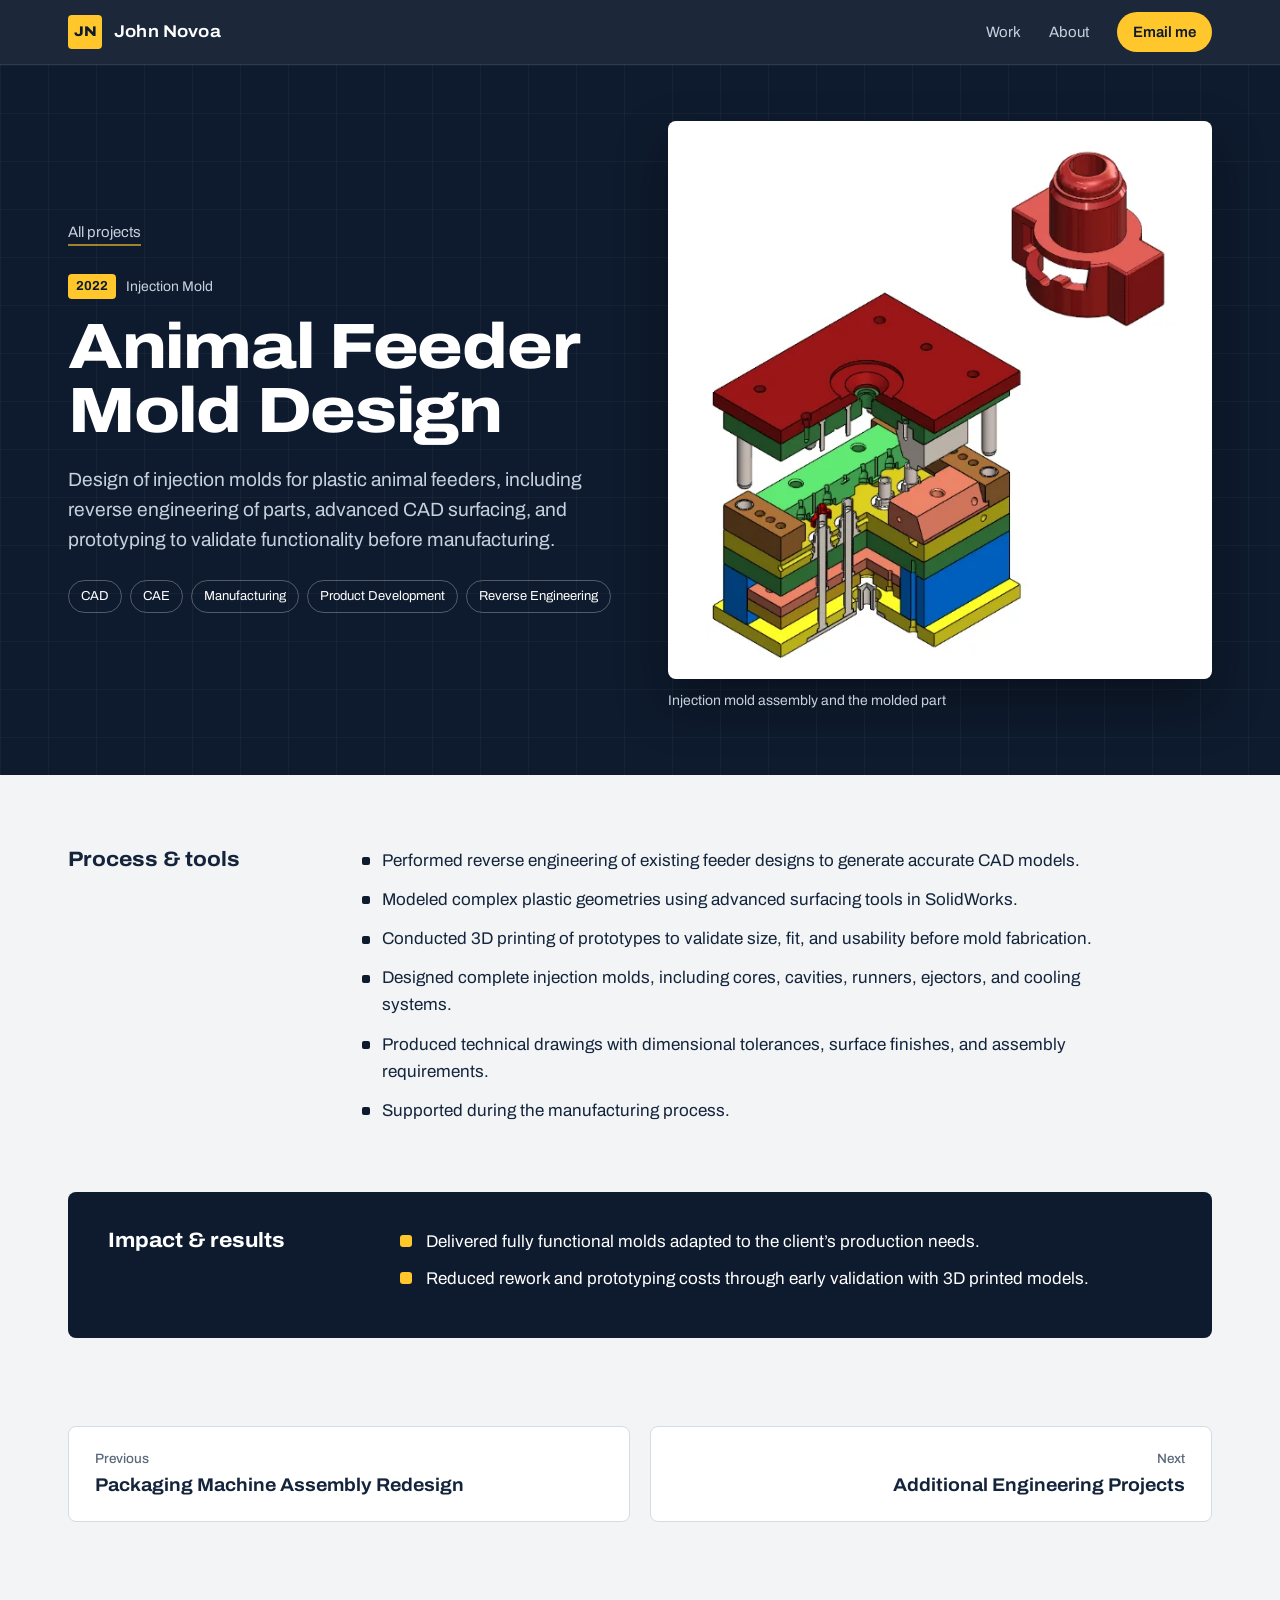
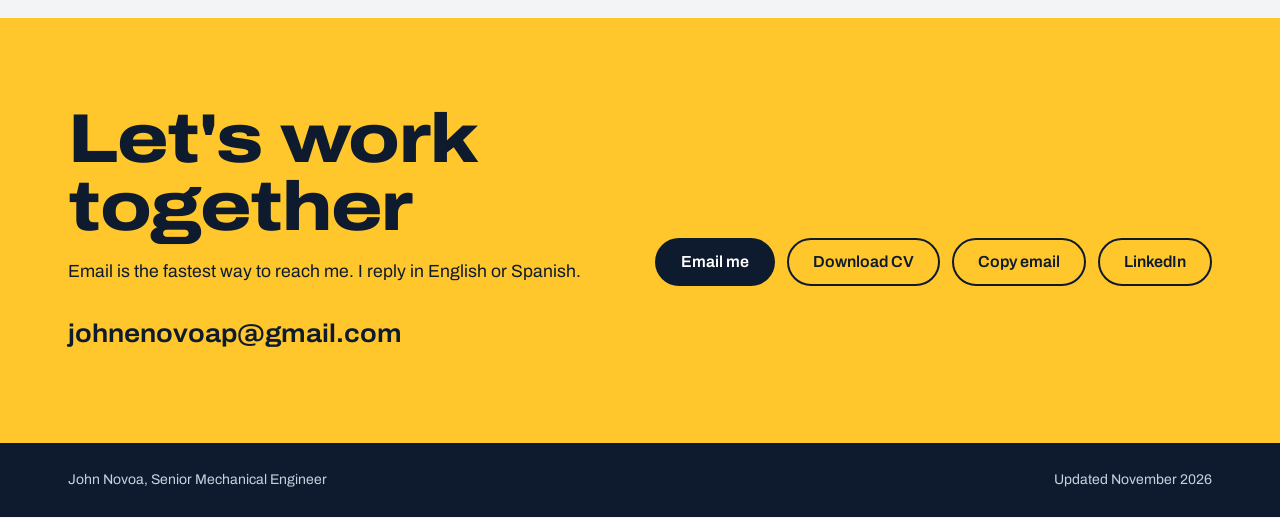
<file: projects/animal-feeder-mold-design.html>
<!DOCTYPE html>
<html lang="en">
<head>
<meta charset="utf-8">
<meta name="viewport" content="width=device-width, initial-scale=1">
<title>Animal Feeder Mold Design | John Novoa</title>
<meta name="description" content="Design of injection molds for plastic animal feeders, including reverse engineering of parts, advanced CAD surfacing, and prototyping to validate functionality before manufacturing.">
<link rel="canonical" href="https://johnnovoa.github.io/portfolio/projects/animal-feeder-mold-design.html">
<meta property="og:type" content="website">
<meta property="og:title" content="Animal Feeder Mold Design | John Novoa">
<meta property="og:description" content="Design of injection molds for plastic animal feeders, including reverse engineering of parts, advanced CAD surfacing, and prototyping to validate functionality before manufacturing.">
<meta property="og:url" content="https://johnnovoa.github.io/portfolio/projects/animal-feeder-mold-design.html">
<meta property="og:image" content="https://johnnovoa.github.io/portfolio/assets/img/ce77e8c46d.webp">
<meta name="twitter:card" content="summary_large_image">
<meta name="theme-color" content="#0E1B2E">
<link rel="icon" href="../assets/favicon.svg" type="image/svg+xml">
<link rel="preload" href="../assets/fonts/archivo-wdth.woff2" as="font" type="font/woff2" crossorigin>
<link rel="stylesheet" href="../assets/css/site.css">
</head>
<body class="project">
<a class="skip" href="#main">Skip to content</a>
<header class="nav">
  <div class="wrap nav-in">
    <a class="mark" href="../index.html" aria-label="John Novoa, home"><span class="mark-box">JN</span><span class="mark-name">John Novoa</span></a>
    <nav aria-label="Main">
      <a href="../index.html#work">Work</a>
      <a href="../index.html#about">About</a>
      <a class="nav-cta" href="mailto:johnenovoap@gmail.com">Email me</a>
    </nav>
  </div>
</header>
<main id="main">
<article>
  <header class="p-head">
    <div class="wrap p-head-in">
      <div class="p-head-text">
        <a class="back" href="../index.html#work">All projects</a>
        <p class="meta"><span class="year">2022</span>Injection Mold</p>
        <h1>Animal Feeder Mold Design</h1>
        <p class="p-lead">Design of injection molds for plastic animal feeders, including reverse engineering of parts, advanced CAD surfacing, and prototyping to validate functionality before manufacturing.</p>
        <ul class="chips" aria-label="Key skills"><li>CAD</li><li>CAE</li><li>Manufacturing</li><li>Product Development</li><li>Reverse Engineering</li></ul>
      </div>
      <figure class="p-hero-img"><button class="zoom" type="button" aria-label="Enlarge image: Injection mold assembly and the molded part"><img src="../assets/img/ce77e8c46d.webp" width="527" height="582" alt="Injection mold assembly and the molded part" decoding="async" fetchpriority="high"></button><figcaption>Injection mold assembly and the molded part</figcaption></figure>
    </div>
  </header>
  <div class="wrap p-body">
    <section class="block"><h2>Process &amp; tools</h2><ul class="dots"><li>Performed reverse engineering of existing feeder designs to generate accurate CAD models.</li><li>Modeled complex plastic geometries using advanced surfacing tools in SolidWorks.</li><li>Conducted 3D printing of prototypes to validate size, fit, and usability before mold fabrication.</li><li>Designed complete injection molds, including cores, cavities, runners, ejectors, and cooling systems.</li><li>Produced technical drawings with dimensional tolerances, surface finishes, and assembly requirements.</li><li>Supported during the manufacturing process.</li></ul></section><section class="impact"><h2>Impact &amp; results</h2><ul class="ticks"><li>Delivered fully functional molds adapted to the client’s production needs.</li><li>Reduced rework and prototyping costs through early validation with 3D printed models.</li></ul></section>
    
    
    <nav class="pager" aria-label="More projects"><a class="pg prev" href="packaging-machine-assembly-redesign.html"><span>Previous</span>Packaging Machine Assembly Redesign</a><a class="pg next" href="additional-engineering-projects.html"><span>Next</span>Additional Engineering Projects</a></nav>
  </div>
</article>
</main>
<section class="contact" id="contact" aria-labelledby="contact-h">
  <div class="wrap contact-in">
    <div>
      <h2 id="contact-h">Let's work together</h2>
      <p>Email is the fastest way to reach me. I reply in English or Spanish.</p>
    </div>
    <div class="contact-actions">
      <a class="btn btn-dark" href="mailto:johnenovoap@gmail.com">Email me</a>
      <a class="btn btn-line" href="../assets/John-Novoa-CV.pdf" download>Download CV</a>
      <button class="btn btn-line copy" type="button" data-copy="johnenovoap@gmail.com">Copy email</button>
      <a class="btn btn-line" href="https://www.linkedin.com/in/john-novoa" target="_blank" rel="noopener">LinkedIn</a>
    </div>
    <p class="contact-mail">johnenovoap@gmail.com</p>
  </div>
</section>
<footer class="foot">
  <div class="wrap foot-in">
    <span>John Novoa, Senior Mechanical Engineer</span>
    <span>Updated November 2026</span>
  </div>
</footer>
<dialog class="lightbox" aria-label="Enlarged image">
  <button class="lb-close" type="button" aria-label="Close">Close</button>
  <img alt="">
  <p class="lb-cap"></p>
</dialog>
<script src="../assets/js/site.js" defer></script>
</body>
</html>
</file>
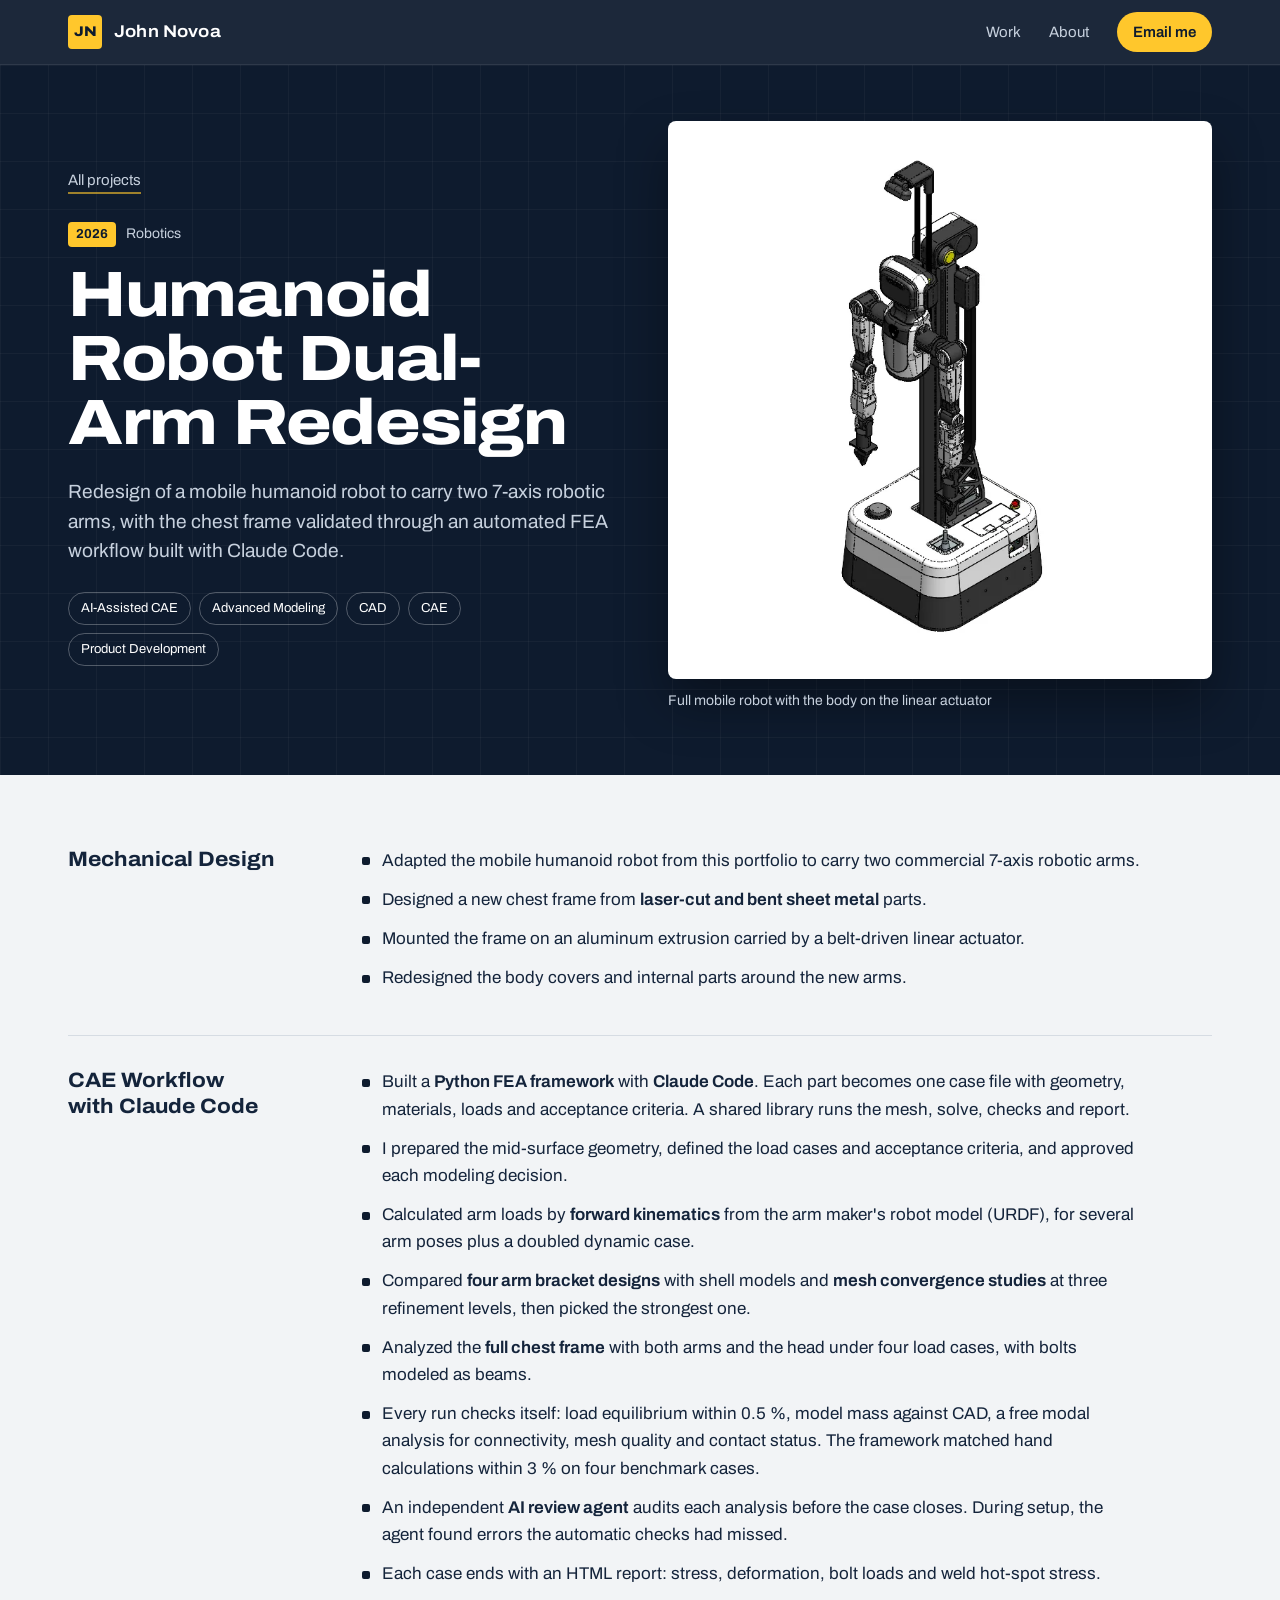
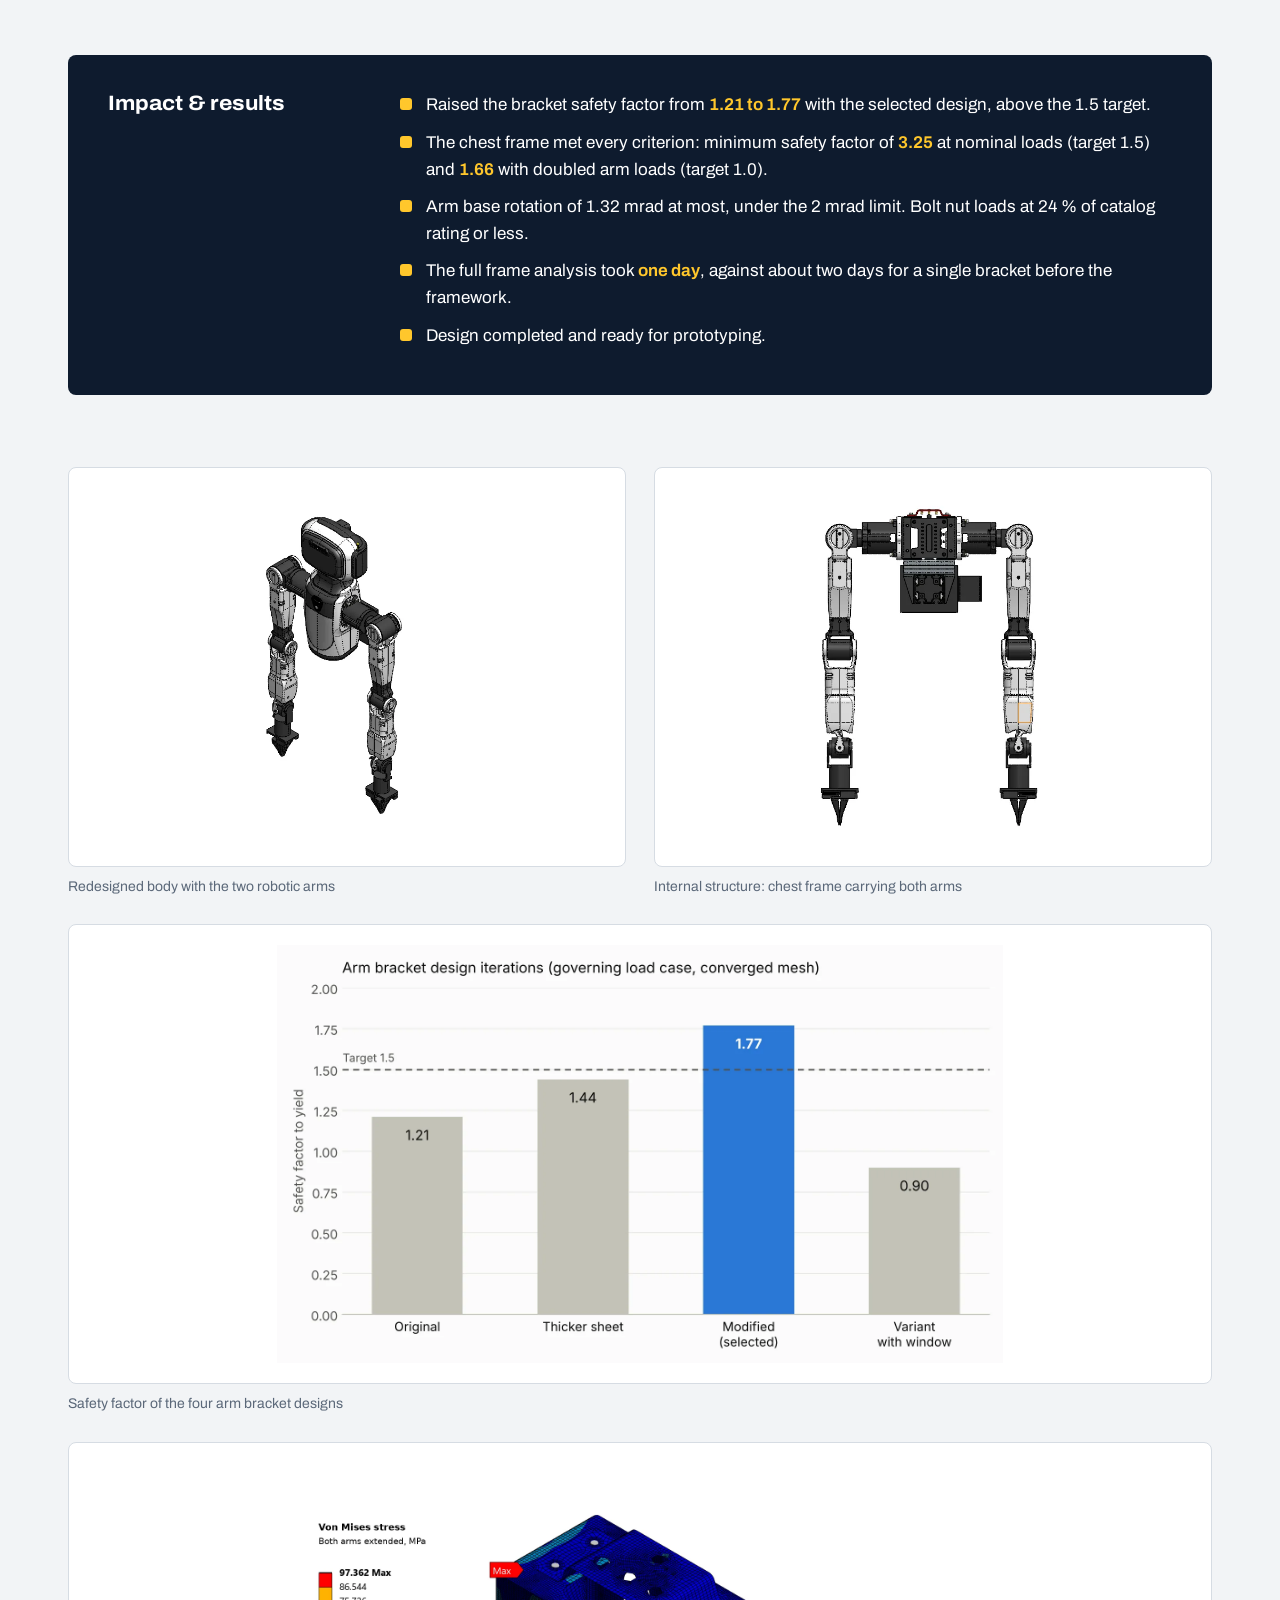
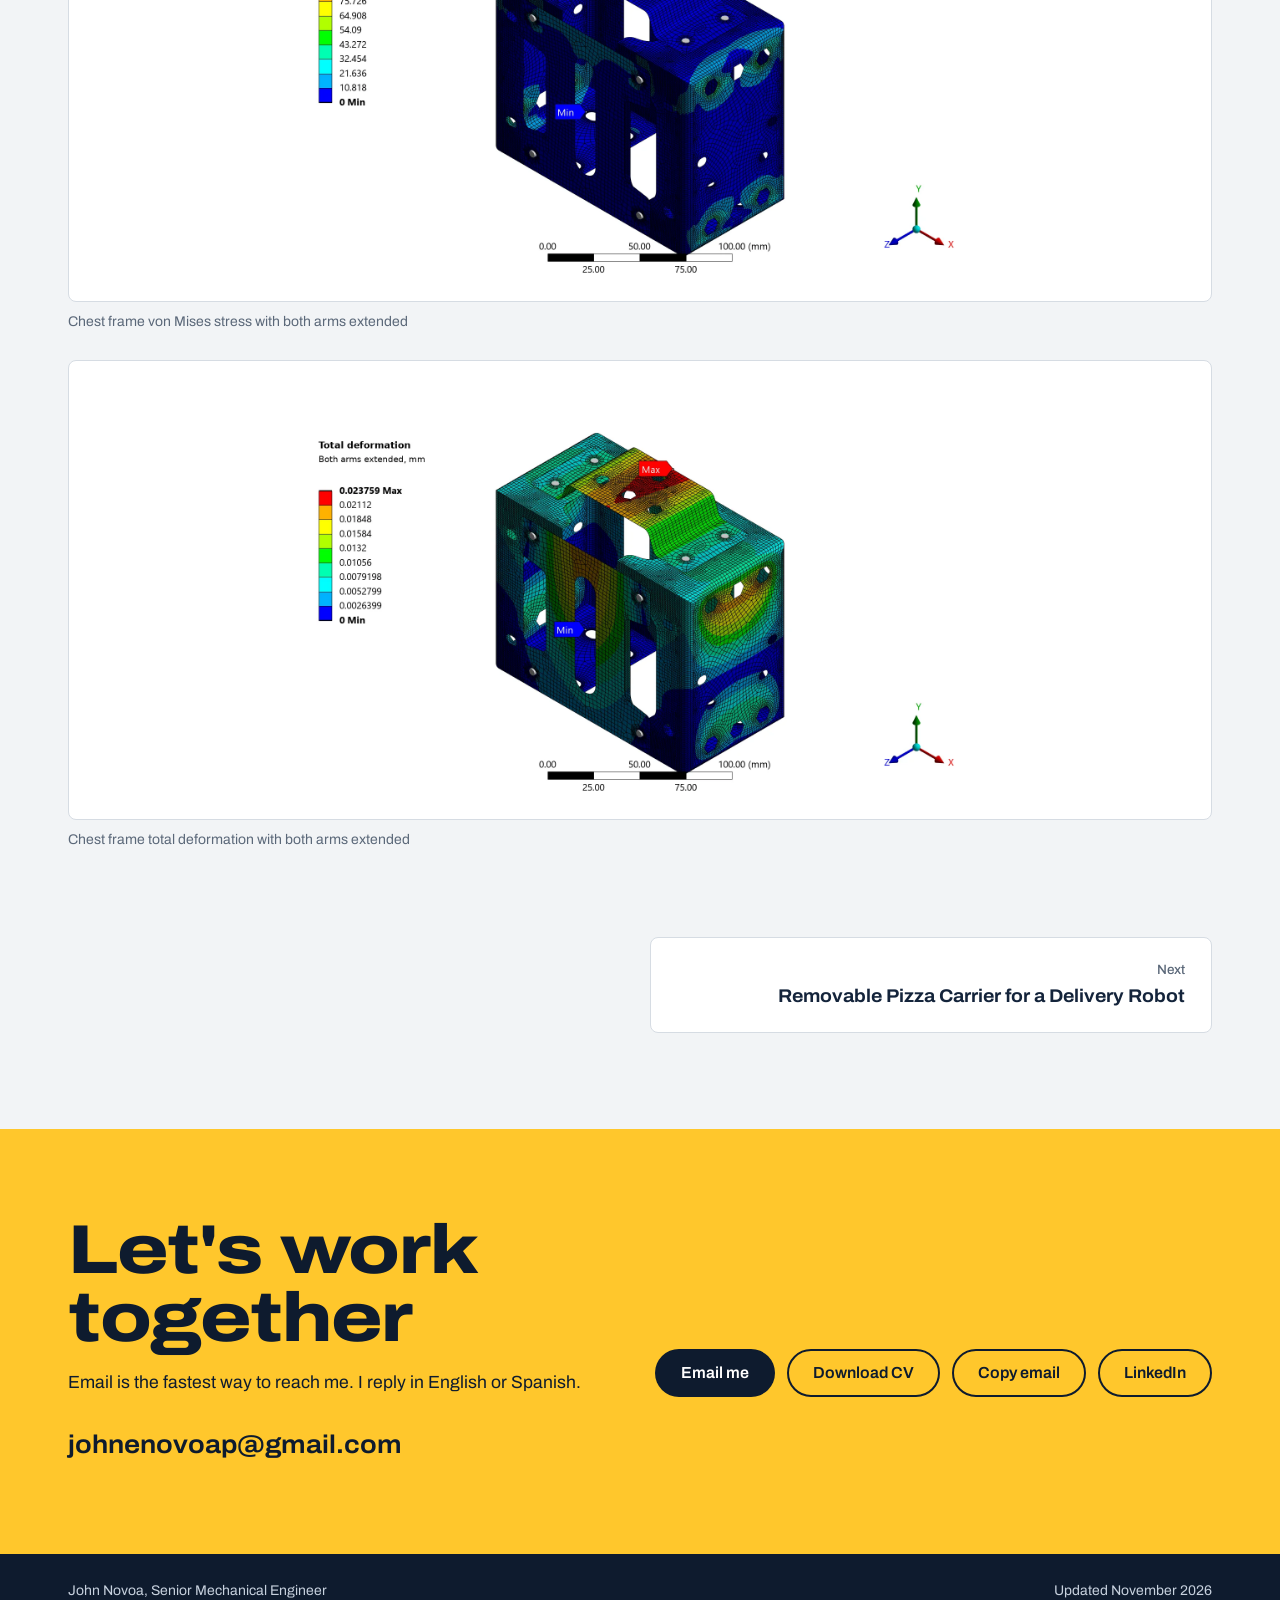
<file: projects/humanoid-robot-dual-arm-redesign.html>
<!DOCTYPE html>
<html lang="en">
<head>
<meta charset="utf-8">
<meta name="viewport" content="width=device-width, initial-scale=1">
<title>Humanoid Robot Dual-Arm Redesign | John Novoa</title>
<meta name="description" content="Redesign of a mobile humanoid robot to carry two 7-axis robotic arms, with the chest frame validated through an automated FEA workflow built with Claude Code.">
<link rel="canonical" href="https://johnnovoa.github.io/portfolio/projects/humanoid-robot-dual-arm-redesign.html">
<meta property="og:type" content="website">
<meta property="og:title" content="Humanoid Robot Dual-Arm Redesign | John Novoa">
<meta property="og:description" content="Redesign of a mobile humanoid robot to carry two 7-axis robotic arms, with the chest frame validated through an automated FEA workflow built with Claude Code.">
<meta property="og:url" content="https://johnnovoa.github.io/portfolio/projects/humanoid-robot-dual-arm-redesign.html">
<meta property="og:image" content="https://johnnovoa.github.io/portfolio/assets/img/27a45e9d2a.webp">
<meta name="twitter:card" content="summary_large_image">
<meta name="theme-color" content="#0E1B2E">
<link rel="icon" href="../assets/favicon.svg" type="image/svg+xml">
<link rel="preload" href="../assets/fonts/archivo-wdth.woff2" as="font" type="font/woff2" crossorigin>
<link rel="stylesheet" href="../assets/css/site.css">
</head>
<body class="project">
<a class="skip" href="#main">Skip to content</a>
<header class="nav">
  <div class="wrap nav-in">
    <a class="mark" href="../index.html" aria-label="John Novoa, home"><span class="mark-box">JN</span><span class="mark-name">John Novoa</span></a>
    <nav aria-label="Main">
      <a href="../index.html#work">Work</a>
      <a href="../index.html#about">About</a>
      <a class="nav-cta" href="mailto:johnenovoap@gmail.com">Email me</a>
    </nav>
  </div>
</header>
<main id="main">
<article>
  <header class="p-head">
    <div class="wrap p-head-in">
      <div class="p-head-text">
        <a class="back" href="../index.html#work">All projects</a>
        <p class="meta"><span class="year">2026</span>Robotics</p>
        <h1>Humanoid Robot Dual-Arm Redesign</h1>
        <p class="p-lead">Redesign of a mobile humanoid robot to carry two 7-axis robotic arms, with the chest frame validated through an automated FEA workflow built with Claude Code.</p>
        <ul class="chips" aria-label="Key skills"><li>AI-Assisted CAE</li><li>Advanced Modeling</li><li>CAD</li><li>CAE</li><li>Product Development</li></ul>
      </div>
      <figure class="p-hero-img"><button class="zoom" type="button" aria-label="Enlarge image: Full mobile robot with the body on the linear actuator"><img src="../assets/img/27a45e9d2a.webp" width="433" height="738" alt="Full mobile robot with the body on the linear actuator" decoding="async" fetchpriority="high"></button><figcaption>Full mobile robot with the body on the linear actuator</figcaption></figure>
    </div>
  </header>
  <div class="wrap p-body">
    <section class="block"><h2>Mechanical Design</h2><ul class="dots"><li>Adapted the mobile humanoid robot from this portfolio to carry two commercial 7-axis robotic arms.</li><li>Designed a new chest frame from <strong>laser-cut and bent sheet metal</strong> parts.</li><li>Mounted the frame on an aluminum extrusion carried by a belt-driven linear actuator.</li><li>Redesigned the body covers and internal parts around the new arms.</li></ul></section><section class="block"><h2>CAE Workflow with Claude Code</h2><ul class="dots"><li>Built a <strong>Python FEA framework</strong> with <strong>Claude Code</strong>. Each part becomes one case file with geometry, materials, loads and acceptance criteria. A shared library runs the mesh, solve, checks and report.</li><li>I prepared the mid-surface geometry, defined the load cases and acceptance criteria, and approved each modeling decision.</li><li>Calculated arm loads by <strong>forward kinematics</strong> from the arm maker&#x27;s robot model (URDF), for several arm poses plus a doubled dynamic case.</li><li>Compared <strong>four arm bracket designs</strong> with shell models and <strong>mesh convergence studies</strong> at three refinement levels, then picked the strongest one.</li><li>Analyzed the <strong>full chest frame</strong> with both arms and the head under four load cases, with bolts modeled as beams.</li><li>Every run checks itself: load equilibrium within 0.5 %, model mass against CAD, a free modal analysis for connectivity, mesh quality and contact status. The framework matched hand calculations within 3 % on four benchmark cases.</li><li>An independent <strong>AI review agent</strong> audits each analysis before the case closes. During setup, the agent found errors the automatic checks had missed.</li><li>Each case ends with an HTML report: stress, deformation, bolt loads and weld hot-spot stress.</li></ul></section><section class="impact"><h2>Impact &amp; results</h2><ul class="ticks"><li>Raised the bracket safety factor from <strong>1.21 to 1.77</strong> with the selected design, above the 1.5 target.</li><li>The chest frame met every criterion: minimum safety factor of <strong>3.25</strong> at nominal loads (target 1.5) and <strong>1.66</strong> with doubled arm loads (target 1.0).</li><li>Arm base rotation of 1.32 mrad at most, under the 2 mrad limit. Bolt nut loads at 24 % of catalog rating or less.</li><li>The full frame analysis took <strong>one day</strong>, against about two days for a single bracket before the framework.</li><li>Design completed and ready for prototyping.</li></ul></section>
    <section class="gallery" aria-label="Images"><div class="shots"><figure class="shot"><button class="zoom" type="button" aria-label="Enlarge image: Redesigned body with the two robotic arms"><img src="../assets/img/14b07f91c2.webp" width="450" height="672" alt="Redesigned body with the two robotic arms" decoding="async" loading="lazy"></button><figcaption>Redesigned body with the two robotic arms</figcaption></figure><figure class="shot"><button class="zoom" type="button" aria-label="Enlarge image: Internal structure: chest frame carrying both arms"><img src="../assets/img/5aec9efcaf.webp" width="586" height="637" alt="Internal structure: chest frame carrying both arms" decoding="async" loading="lazy"></button><figcaption>Internal structure: chest frame carrying both arms</figcaption></figure><figure class="shot wide"><button class="zoom" type="button" aria-label="Enlarge image: Safety factor of the four arm bracket designs"><img src="../assets/img/752c0cde99.webp" srcset="../assets/img/752c0cde99-sm.webp 760w, ../assets/img/752c0cde99.webp 1600w" sizes="(max-width: 760px) 100vw, 60vw" width="1600" height="920" alt="Safety factor of the four arm bracket designs" decoding="async" loading="lazy"></button><figcaption>Safety factor of the four arm bracket designs</figcaption></figure><figure class="shot wide"><button class="zoom" type="button" aria-label="Enlarge image: Chest frame von Mises stress with both arms extended"><img src="../assets/img/b080f89fcd.webp" srcset="../assets/img/b080f89fcd-sm.webp 760w, ../assets/img/b080f89fcd.webp 1600w" sizes="(max-width: 760px) 100vw, 60vw" width="1600" height="1000" alt="Chest frame von Mises stress with both arms extended" decoding="async" loading="lazy"></button><figcaption>Chest frame von Mises stress with both arms extended</figcaption></figure><figure class="shot wide"><button class="zoom" type="button" aria-label="Enlarge image: Chest frame total deformation with both arms extended"><img src="../assets/img/cc2bff9b02.webp" srcset="../assets/img/cc2bff9b02-sm.webp 760w, ../assets/img/cc2bff9b02.webp 1600w" sizes="(max-width: 760px) 100vw, 60vw" width="1600" height="1000" alt="Chest frame total deformation with both arms extended" decoding="async" loading="lazy"></button><figcaption>Chest frame total deformation with both arms extended</figcaption></figure></div></section>
    
    <nav class="pager" aria-label="More projects"><span></span><a class="pg next" href="removable-pizza-carrier-for-a-delivery-robot.html"><span>Next</span>Removable Pizza Carrier for a Delivery Robot</a></nav>
  </div>
</article>
</main>
<section class="contact" id="contact" aria-labelledby="contact-h">
  <div class="wrap contact-in">
    <div>
      <h2 id="contact-h">Let's work together</h2>
      <p>Email is the fastest way to reach me. I reply in English or Spanish.</p>
    </div>
    <div class="contact-actions">
      <a class="btn btn-dark" href="mailto:johnenovoap@gmail.com">Email me</a>
      <a class="btn btn-line" href="../assets/John-Novoa-CV.pdf" download>Download CV</a>
      <button class="btn btn-line copy" type="button" data-copy="johnenovoap@gmail.com">Copy email</button>
      <a class="btn btn-line" href="https://www.linkedin.com/in/john-novoa" target="_blank" rel="noopener">LinkedIn</a>
    </div>
    <p class="contact-mail">johnenovoap@gmail.com</p>
  </div>
</section>
<footer class="foot">
  <div class="wrap foot-in">
    <span>John Novoa, Senior Mechanical Engineer</span>
    <span>Updated November 2026</span>
  </div>
</footer>
<dialog class="lightbox" aria-label="Enlarged image">
  <button class="lb-close" type="button" aria-label="Close">Close</button>
  <img alt="">
  <p class="lb-cap"></p>
</dialog>
<script src="../assets/js/site.js" defer></script>
</body>
</html>
</file>
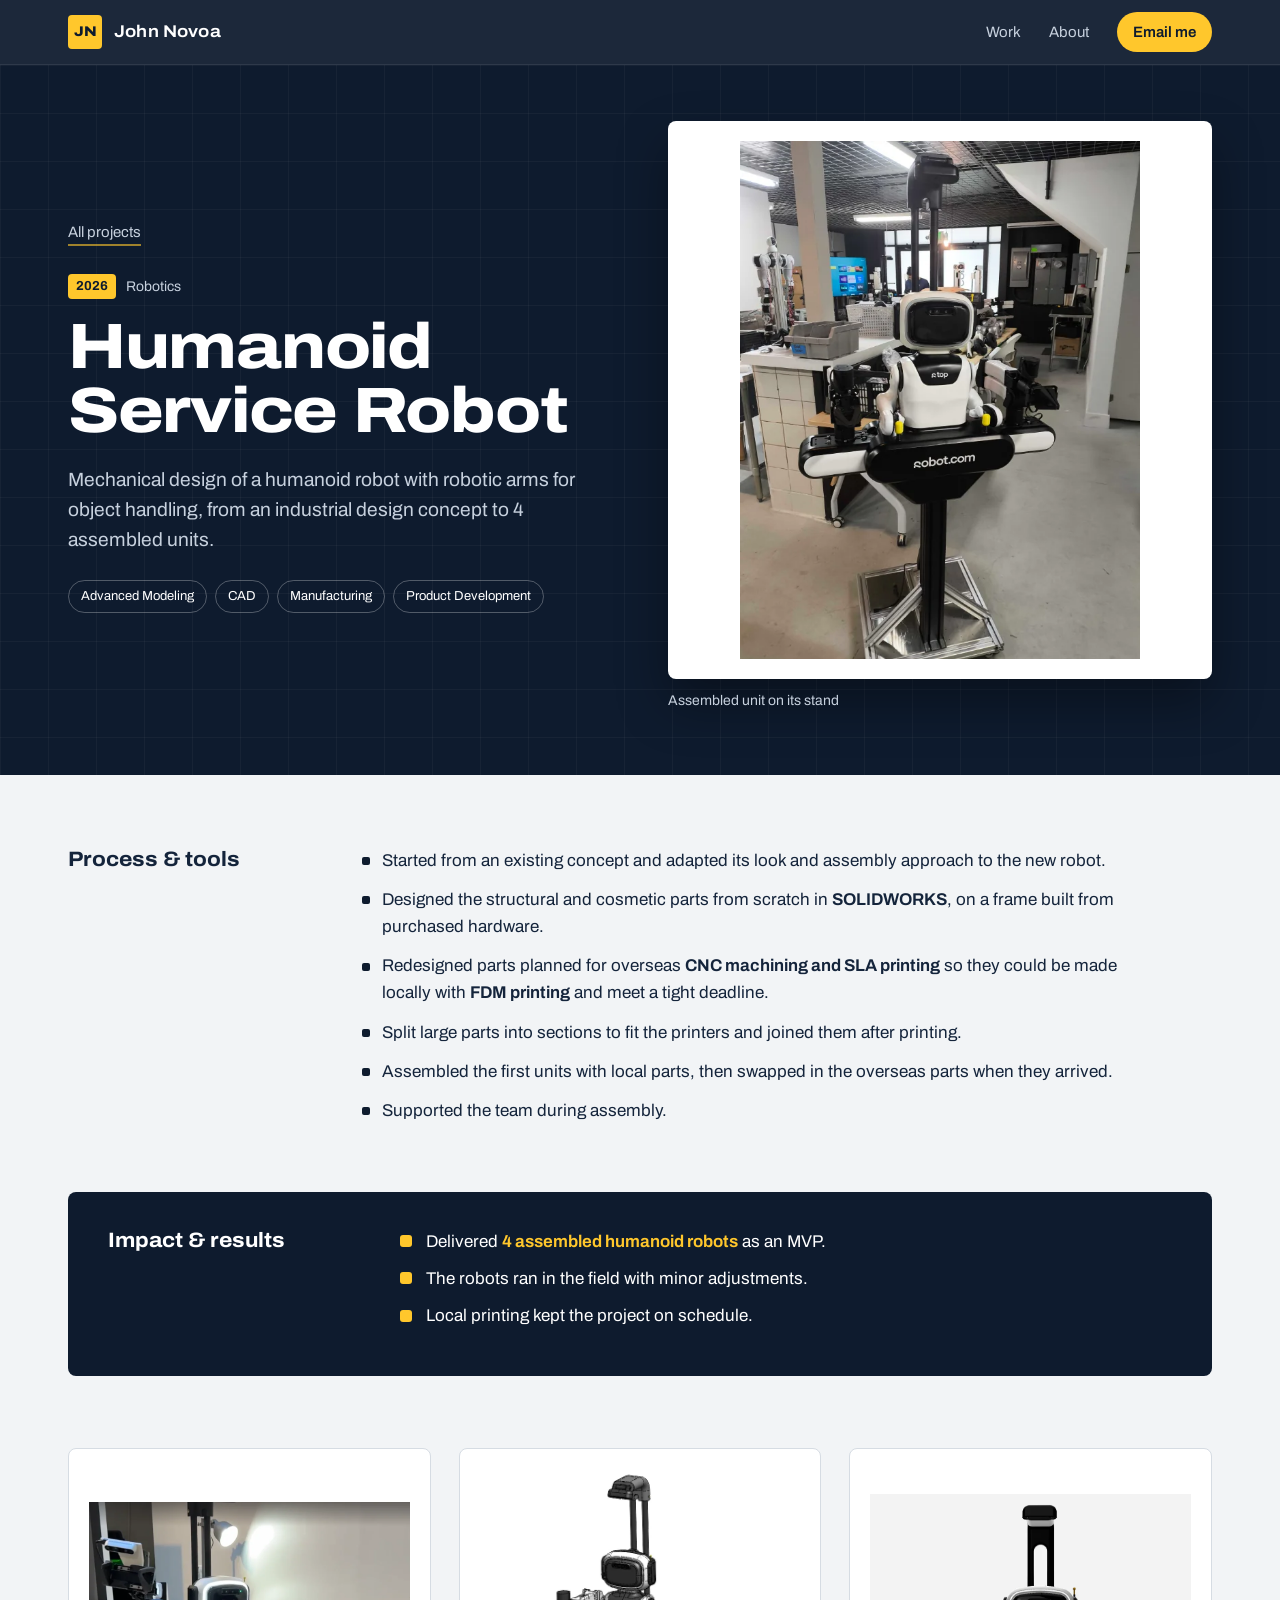
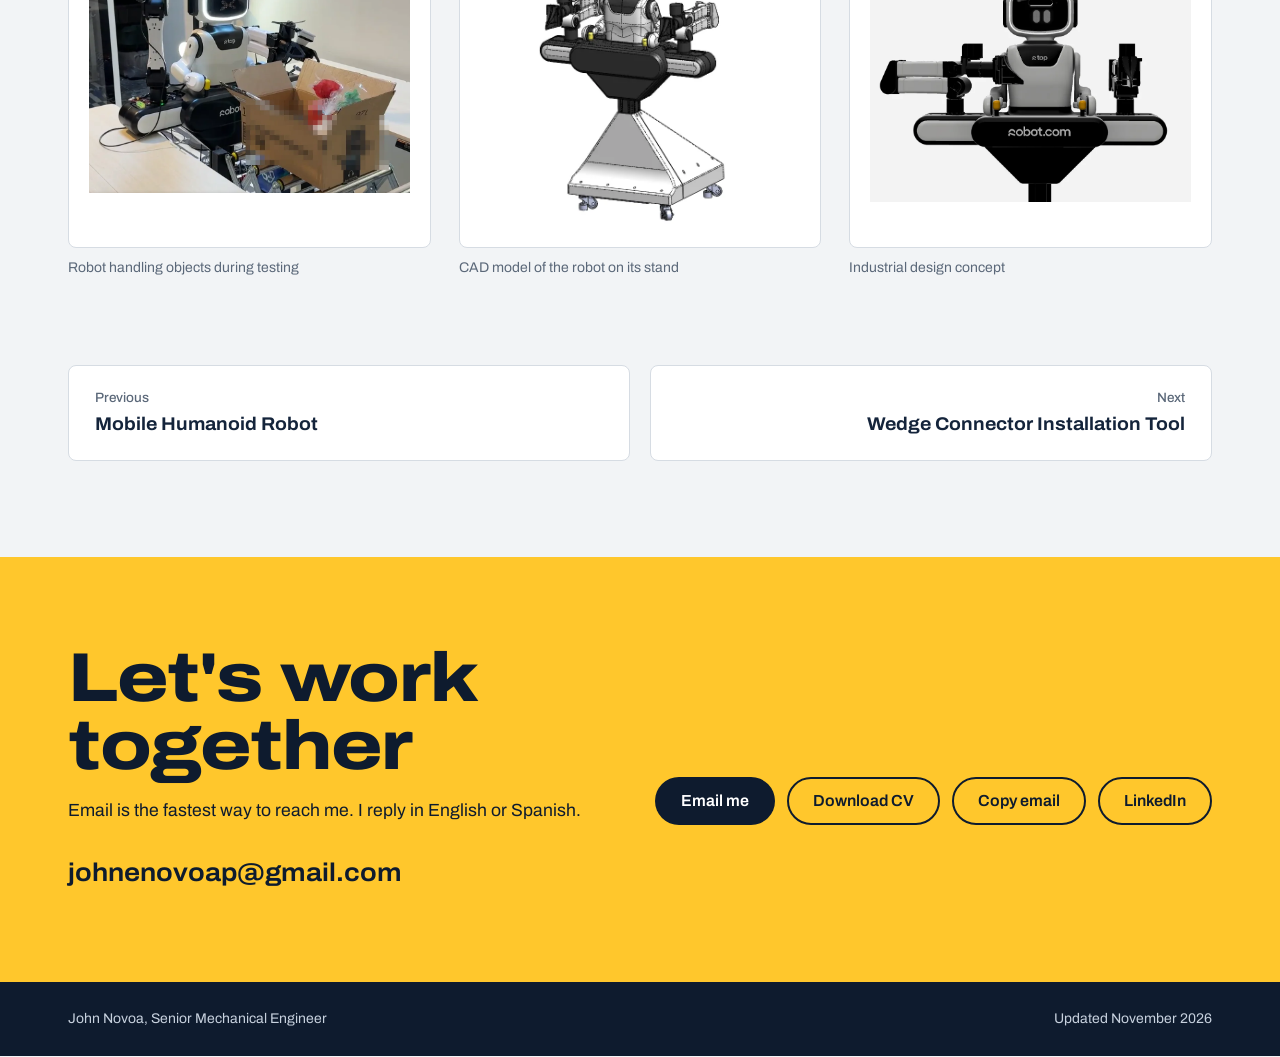
<file: projects/humanoid-service-robot.html>
<!DOCTYPE html>
<html lang="en">
<head>
<meta charset="utf-8">
<meta name="viewport" content="width=device-width, initial-scale=1">
<title>Humanoid Service Robot | John Novoa</title>
<meta name="description" content="Mechanical design of a humanoid robot with robotic arms for object handling, from an industrial design concept to 4 assembled units.">
<link rel="canonical" href="https://johnnovoa.github.io/portfolio/projects/humanoid-service-robot.html">
<meta property="og:type" content="website">
<meta property="og:title" content="Humanoid Service Robot | John Novoa">
<meta property="og:description" content="Mechanical design of a humanoid robot with robotic arms for object handling, from an industrial design concept to 4 assembled units.">
<meta property="og:url" content="https://johnnovoa.github.io/portfolio/projects/humanoid-service-robot.html">
<meta property="og:image" content="https://johnnovoa.github.io/portfolio/assets/img/4a102c4e50.webp">
<meta name="twitter:card" content="summary_large_image">
<meta name="theme-color" content="#0E1B2E">
<link rel="icon" href="../assets/favicon.svg" type="image/svg+xml">
<link rel="preload" href="../assets/fonts/archivo-wdth.woff2" as="font" type="font/woff2" crossorigin>
<link rel="stylesheet" href="../assets/css/site.css">
</head>
<body class="project">
<a class="skip" href="#main">Skip to content</a>
<header class="nav">
  <div class="wrap nav-in">
    <a class="mark" href="../index.html" aria-label="John Novoa, home"><span class="mark-box">JN</span><span class="mark-name">John Novoa</span></a>
    <nav aria-label="Main">
      <a href="../index.html#work">Work</a>
      <a href="../index.html#about">About</a>
      <a class="nav-cta" href="mailto:johnenovoap@gmail.com">Email me</a>
    </nav>
  </div>
</header>
<main id="main">
<article>
  <header class="p-head">
    <div class="wrap p-head-in">
      <div class="p-head-text">
        <a class="back" href="../index.html#work">All projects</a>
        <p class="meta"><span class="year">2026</span>Robotics</p>
        <h1>Humanoid Service Robot</h1>
        <p class="p-lead">Mechanical design of a humanoid robot with robotic arms for object handling, from an industrial design concept to 4 assembled units.</p>
        <ul class="chips" aria-label="Key skills"><li>Advanced Modeling</li><li>CAD</li><li>Manufacturing</li><li>Product Development</li></ul>
      </div>
      <figure class="p-hero-img"><button class="zoom" type="button" aria-label="Enlarge image: Assembled unit on its stand"><img src="../assets/img/4a102c4e50.webp" width="587" height="760" alt="Assembled unit on its stand" decoding="async" fetchpriority="high"></button><figcaption>Assembled unit on its stand</figcaption></figure>
    </div>
  </header>
  <div class="wrap p-body">
    <section class="block"><h2>Process &amp; tools</h2><ul class="dots"><li>Started from an existing concept and adapted its look and assembly approach to the new robot.</li><li>Designed the structural and cosmetic parts from scratch in <strong>SOLIDWORKS</strong>, on a frame built from purchased hardware.</li><li>Redesigned parts planned for overseas <strong>CNC machining and SLA printing</strong> so they could be made locally with <strong>FDM printing</strong> and meet a tight deadline.</li><li>Split large parts into sections to fit the printers and joined them after printing.</li><li>Assembled the first units with local parts, then swapped in the overseas parts when they arrived.</li><li>Supported the team during assembly.</li></ul></section><section class="impact"><h2>Impact &amp; results</h2><ul class="ticks"><li>Delivered <strong>4 assembled humanoid robots</strong> as an MVP.</li><li>The robots ran in the field with minor adjustments.</li><li>Local printing kept the project on schedule.</li></ul></section>
    <section class="gallery" aria-label="Images"><div class="shots"><figure class="shot"><button class="zoom" type="button" aria-label="Enlarge image: Robot handling objects during testing"><img src="../assets/img/d2ea0de37d.webp" srcset="../assets/img/d2ea0de37d-sm.webp 760w, ../assets/img/d2ea0de37d.webp 963w" sizes="(max-width: 760px) 100vw, 60vw" width="963" height="874" alt="Robot handling objects during testing" decoding="async" loading="lazy"></button><figcaption>Robot handling objects during testing</figcaption></figure><figure class="shot"><button class="zoom" type="button" aria-label="Enlarge image: CAD model of the robot on its stand"><img src="../assets/img/063b175dd9.webp" width="494" height="776" alt="CAD model of the robot on its stand" decoding="async" loading="lazy"></button><figcaption>CAD model of the robot on its stand</figcaption></figure><figure class="shot"><button class="zoom" type="button" aria-label="Enlarge image: Industrial design concept"><img src="../assets/img/f67fe47040.webp" srcset="../assets/img/f67fe47040-sm.webp 760w, ../assets/img/f67fe47040.webp 927w" sizes="(max-width: 760px) 100vw, 60vw" width="927" height="890" alt="Industrial design concept" decoding="async" loading="lazy"></button><figcaption>Industrial design concept</figcaption></figure></div></section>
    
    <nav class="pager" aria-label="More projects"><a class="pg prev" href="mobile-humanoid-robot.html"><span>Previous</span>Mobile Humanoid Robot</a><a class="pg next" href="wedge-connector-installation-tool.html"><span>Next</span>Wedge Connector Installation Tool</a></nav>
  </div>
</article>
</main>
<section class="contact" id="contact" aria-labelledby="contact-h">
  <div class="wrap contact-in">
    <div>
      <h2 id="contact-h">Let's work together</h2>
      <p>Email is the fastest way to reach me. I reply in English or Spanish.</p>
    </div>
    <div class="contact-actions">
      <a class="btn btn-dark" href="mailto:johnenovoap@gmail.com">Email me</a>
      <a class="btn btn-line" href="../assets/John-Novoa-CV.pdf" download>Download CV</a>
      <button class="btn btn-line copy" type="button" data-copy="johnenovoap@gmail.com">Copy email</button>
      <a class="btn btn-line" href="https://www.linkedin.com/in/john-novoa" target="_blank" rel="noopener">LinkedIn</a>
    </div>
    <p class="contact-mail">johnenovoap@gmail.com</p>
  </div>
</section>
<footer class="foot">
  <div class="wrap foot-in">
    <span>John Novoa, Senior Mechanical Engineer</span>
    <span>Updated November 2026</span>
  </div>
</footer>
<dialog class="lightbox" aria-label="Enlarged image">
  <button class="lb-close" type="button" aria-label="Close">Close</button>
  <img alt="">
  <p class="lb-cap"></p>
</dialog>
<script src="../assets/js/site.js" defer></script>
</body>
</html>
</file>
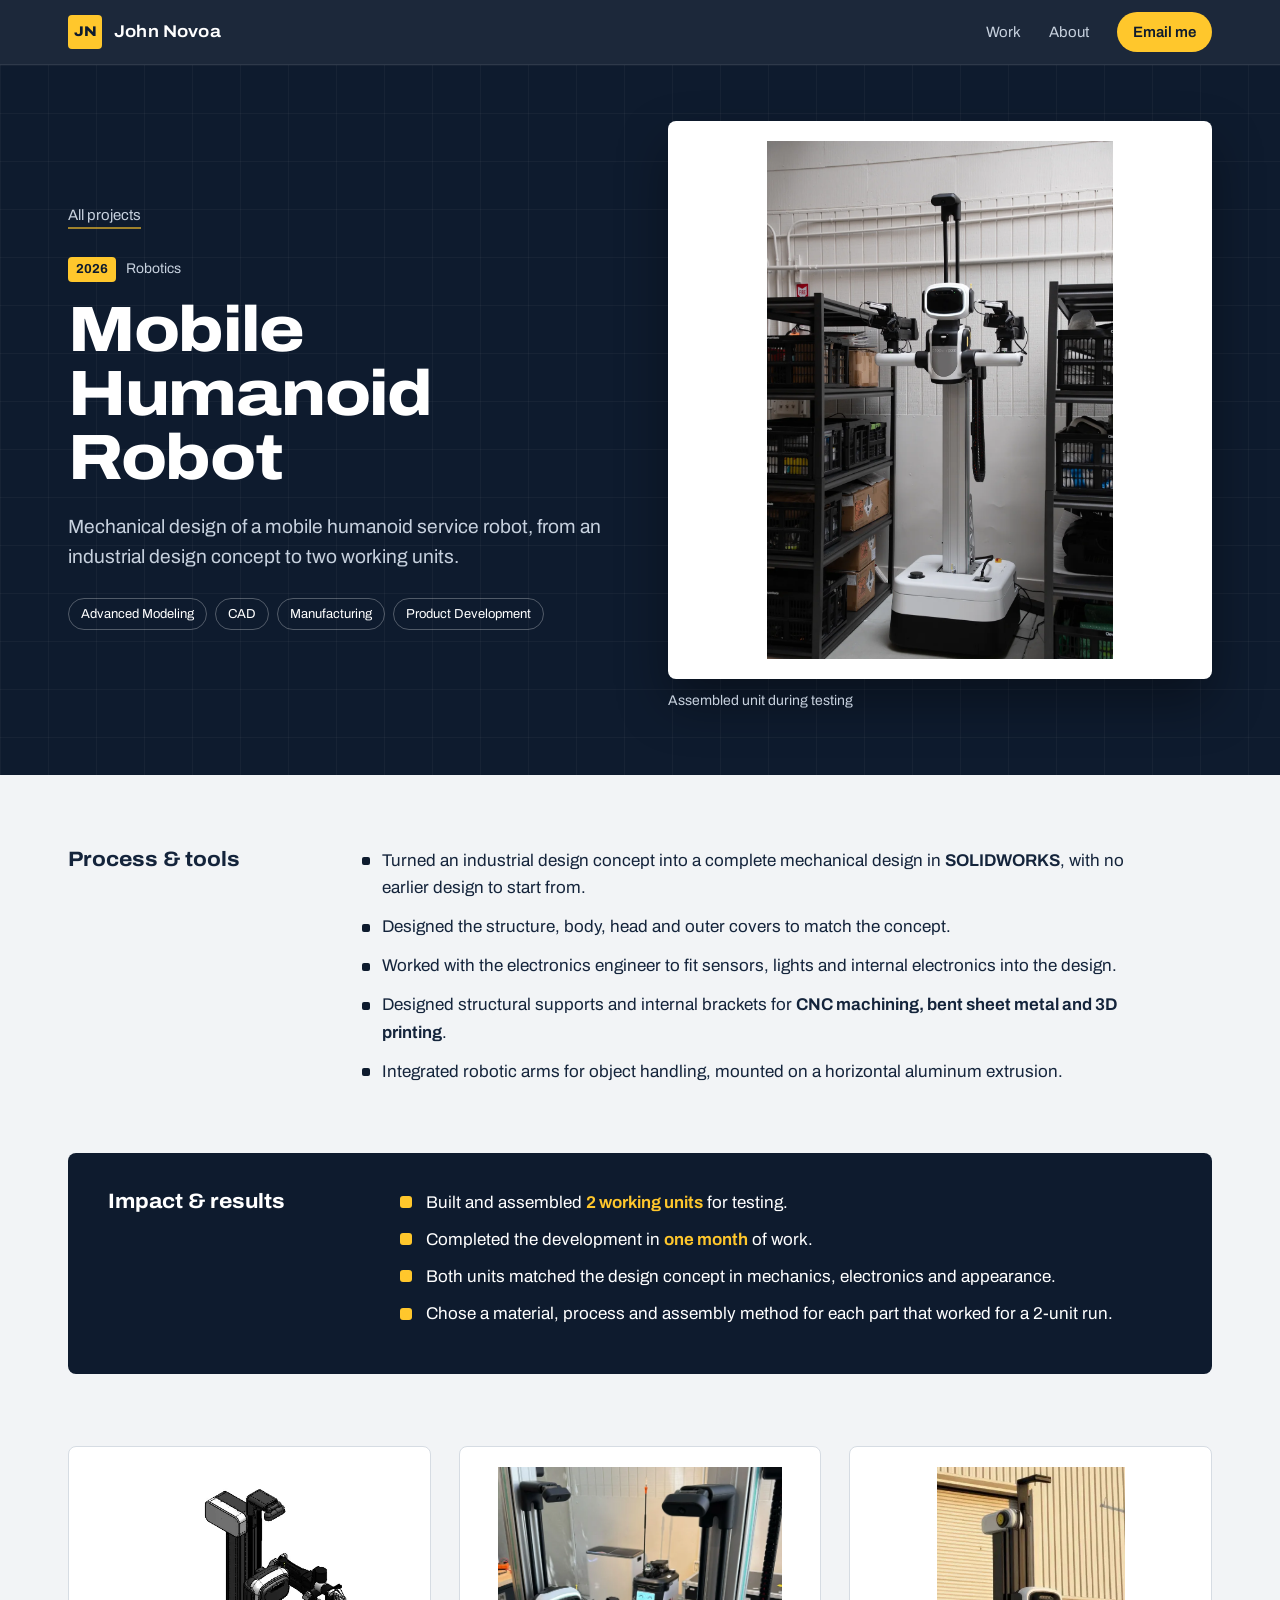
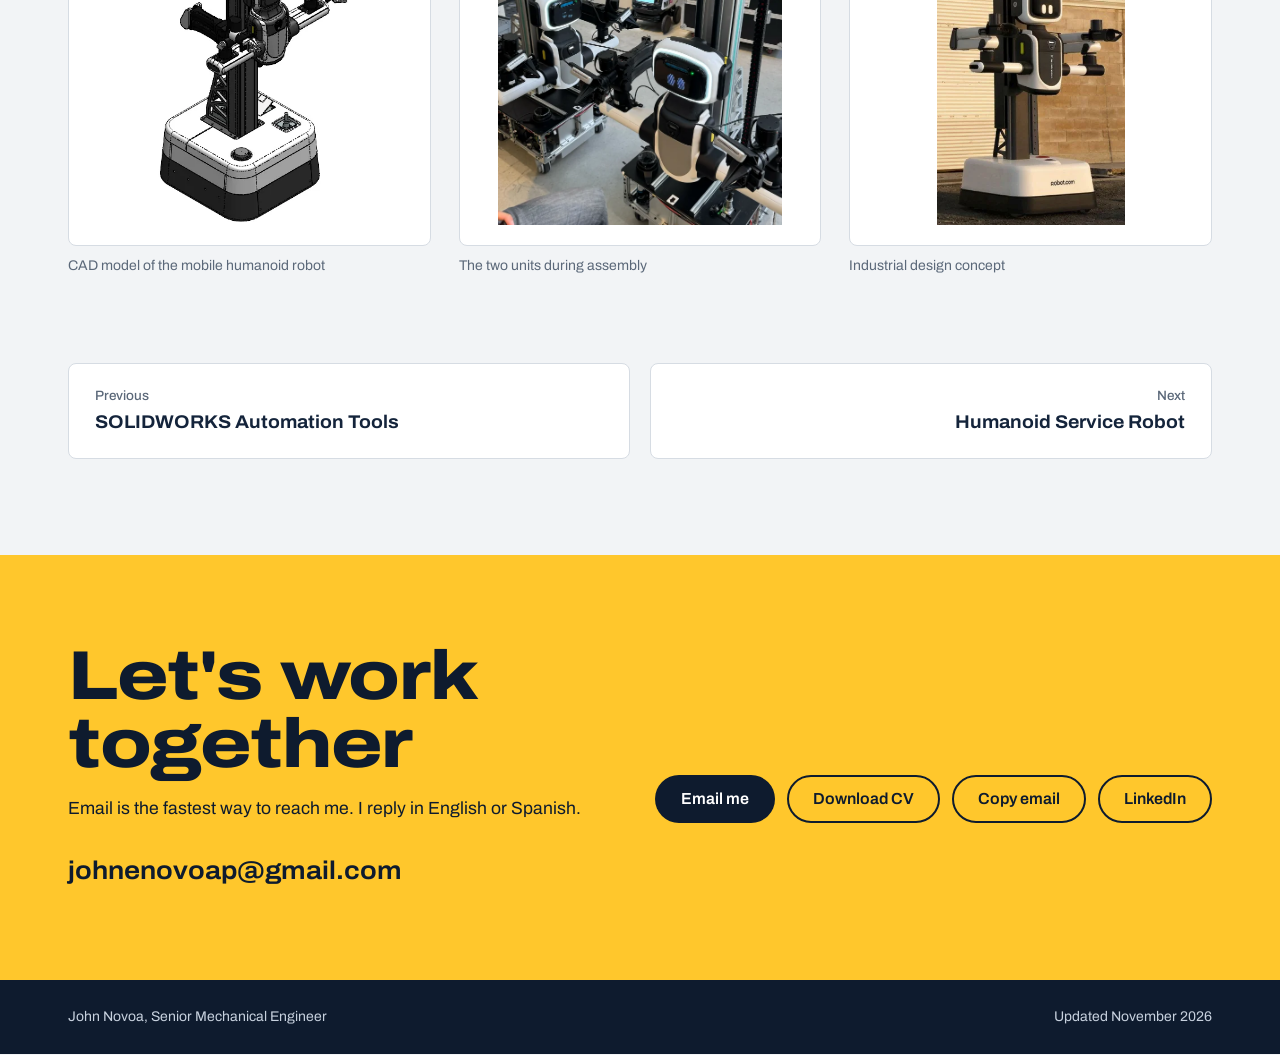
<file: projects/mobile-humanoid-robot.html>
<!DOCTYPE html>
<html lang="en">
<head>
<meta charset="utf-8">
<meta name="viewport" content="width=device-width, initial-scale=1">
<title>Mobile Humanoid Robot | John Novoa</title>
<meta name="description" content="Mechanical design of a mobile humanoid service robot, from an industrial design concept to two working units.">
<link rel="canonical" href="https://johnnovoa.github.io/portfolio/projects/mobile-humanoid-robot.html">
<meta property="og:type" content="website">
<meta property="og:title" content="Mobile Humanoid Robot | John Novoa">
<meta property="og:description" content="Mechanical design of a mobile humanoid service robot, from an industrial design concept to two working units.">
<meta property="og:url" content="https://johnnovoa.github.io/portfolio/projects/mobile-humanoid-robot.html">
<meta property="og:image" content="https://johnnovoa.github.io/portfolio/assets/img/79cd6c6e70.webp">
<meta name="twitter:card" content="summary_large_image">
<meta name="theme-color" content="#0E1B2E">
<link rel="icon" href="../assets/favicon.svg" type="image/svg+xml">
<link rel="preload" href="../assets/fonts/archivo-wdth.woff2" as="font" type="font/woff2" crossorigin>
<link rel="stylesheet" href="../assets/css/site.css">
</head>
<body class="project">
<a class="skip" href="#main">Skip to content</a>
<header class="nav">
  <div class="wrap nav-in">
    <a class="mark" href="../index.html" aria-label="John Novoa, home"><span class="mark-box">JN</span><span class="mark-name">John Novoa</span></a>
    <nav aria-label="Main">
      <a href="../index.html#work">Work</a>
      <a href="../index.html#about">About</a>
      <a class="nav-cta" href="mailto:johnenovoap@gmail.com">Email me</a>
    </nav>
  </div>
</header>
<main id="main">
<article>
  <header class="p-head">
    <div class="wrap p-head-in">
      <div class="p-head-text">
        <a class="back" href="../index.html#work">All projects</a>
        <p class="meta"><span class="year">2026</span>Robotics</p>
        <h1>Mobile Humanoid Robot</h1>
        <p class="p-lead">Mechanical design of a mobile humanoid service robot, from an industrial design concept to two working units.</p>
        <ul class="chips" aria-label="Key skills"><li>Advanced Modeling</li><li>CAD</li><li>Manufacturing</li><li>Product Development</li></ul>
      </div>
      <figure class="p-hero-img"><button class="zoom" type="button" aria-label="Enlarge image: Assembled unit during testing"><img src="../assets/img/79cd6c6e70.webp" srcset="../assets/img/79cd6c6e70-sm.webp 507w, ../assets/img/79cd6c6e70.webp 1067w" sizes="(max-width: 900px) 100vw, 50vw" width="1067" height="1600" alt="Assembled unit during testing" decoding="async" fetchpriority="high"></button><figcaption>Assembled unit during testing</figcaption></figure>
    </div>
  </header>
  <div class="wrap p-body">
    <section class="block"><h2>Process &amp; tools</h2><ul class="dots"><li>Turned an industrial design concept into a complete mechanical design in <strong>SOLIDWORKS</strong>, with no earlier design to start from.</li><li>Designed the structure, body, head and outer covers to match the concept.</li><li>Worked with the electronics engineer to fit sensors, lights and internal electronics into the design.</li><li>Designed structural supports and internal brackets for <strong>CNC machining, bent sheet metal and 3D printing</strong>.</li><li>Integrated robotic arms for object handling, mounted on a horizontal aluminum extrusion.</li></ul></section><section class="impact"><h2>Impact &amp; results</h2><ul class="ticks"><li>Built and assembled <strong>2 working units</strong> for testing.</li><li>Completed the development in <strong>one month</strong> of work.</li><li>Both units matched the design concept in mechanics, electronics and appearance.</li><li>Chose a material, process and assembly method for each part that worked for a 2-unit run.</li></ul></section>
    <section class="gallery" aria-label="Images"><div class="shots"><figure class="shot"><button class="zoom" type="button" aria-label="Enlarge image: CAD model of the mobile humanoid robot"><img src="../assets/img/e05dc55de8.webp" width="341" height="593" alt="CAD model of the mobile humanoid robot" decoding="async" loading="lazy"></button><figcaption>CAD model of the mobile humanoid robot</figcaption></figure><figure class="shot"><button class="zoom" type="button" aria-label="Enlarge image: The two units during assembly"><img src="../assets/img/541c31e5c1.webp" width="634" height="799" alt="The two units during assembly" decoding="async" loading="lazy"></button><figcaption>The two units during assembly</figcaption></figure><figure class="shot"><button class="zoom" type="button" aria-label="Enlarge image: Industrial design concept"><img src="../assets/img/c47ea9aa5e.webp" width="334" height="637" alt="Industrial design concept" decoding="async" loading="lazy"></button><figcaption>Industrial design concept</figcaption></figure></div></section>
    
    <nav class="pager" aria-label="More projects"><a class="pg prev" href="solidworks-automation-tools.html"><span>Previous</span>SOLIDWORKS Automation Tools</a><a class="pg next" href="humanoid-service-robot.html"><span>Next</span>Humanoid Service Robot</a></nav>
  </div>
</article>
</main>
<section class="contact" id="contact" aria-labelledby="contact-h">
  <div class="wrap contact-in">
    <div>
      <h2 id="contact-h">Let's work together</h2>
      <p>Email is the fastest way to reach me. I reply in English or Spanish.</p>
    </div>
    <div class="contact-actions">
      <a class="btn btn-dark" href="mailto:johnenovoap@gmail.com">Email me</a>
      <a class="btn btn-line" href="../assets/John-Novoa-CV.pdf" download>Download CV</a>
      <button class="btn btn-line copy" type="button" data-copy="johnenovoap@gmail.com">Copy email</button>
      <a class="btn btn-line" href="https://www.linkedin.com/in/john-novoa" target="_blank" rel="noopener">LinkedIn</a>
    </div>
    <p class="contact-mail">johnenovoap@gmail.com</p>
  </div>
</section>
<footer class="foot">
  <div class="wrap foot-in">
    <span>John Novoa, Senior Mechanical Engineer</span>
    <span>Updated November 2026</span>
  </div>
</footer>
<dialog class="lightbox" aria-label="Enlarged image">
  <button class="lb-close" type="button" aria-label="Close">Close</button>
  <img alt="">
  <p class="lb-cap"></p>
</dialog>
<script src="../assets/js/site.js" defer></script>
</body>
</html>
</file>
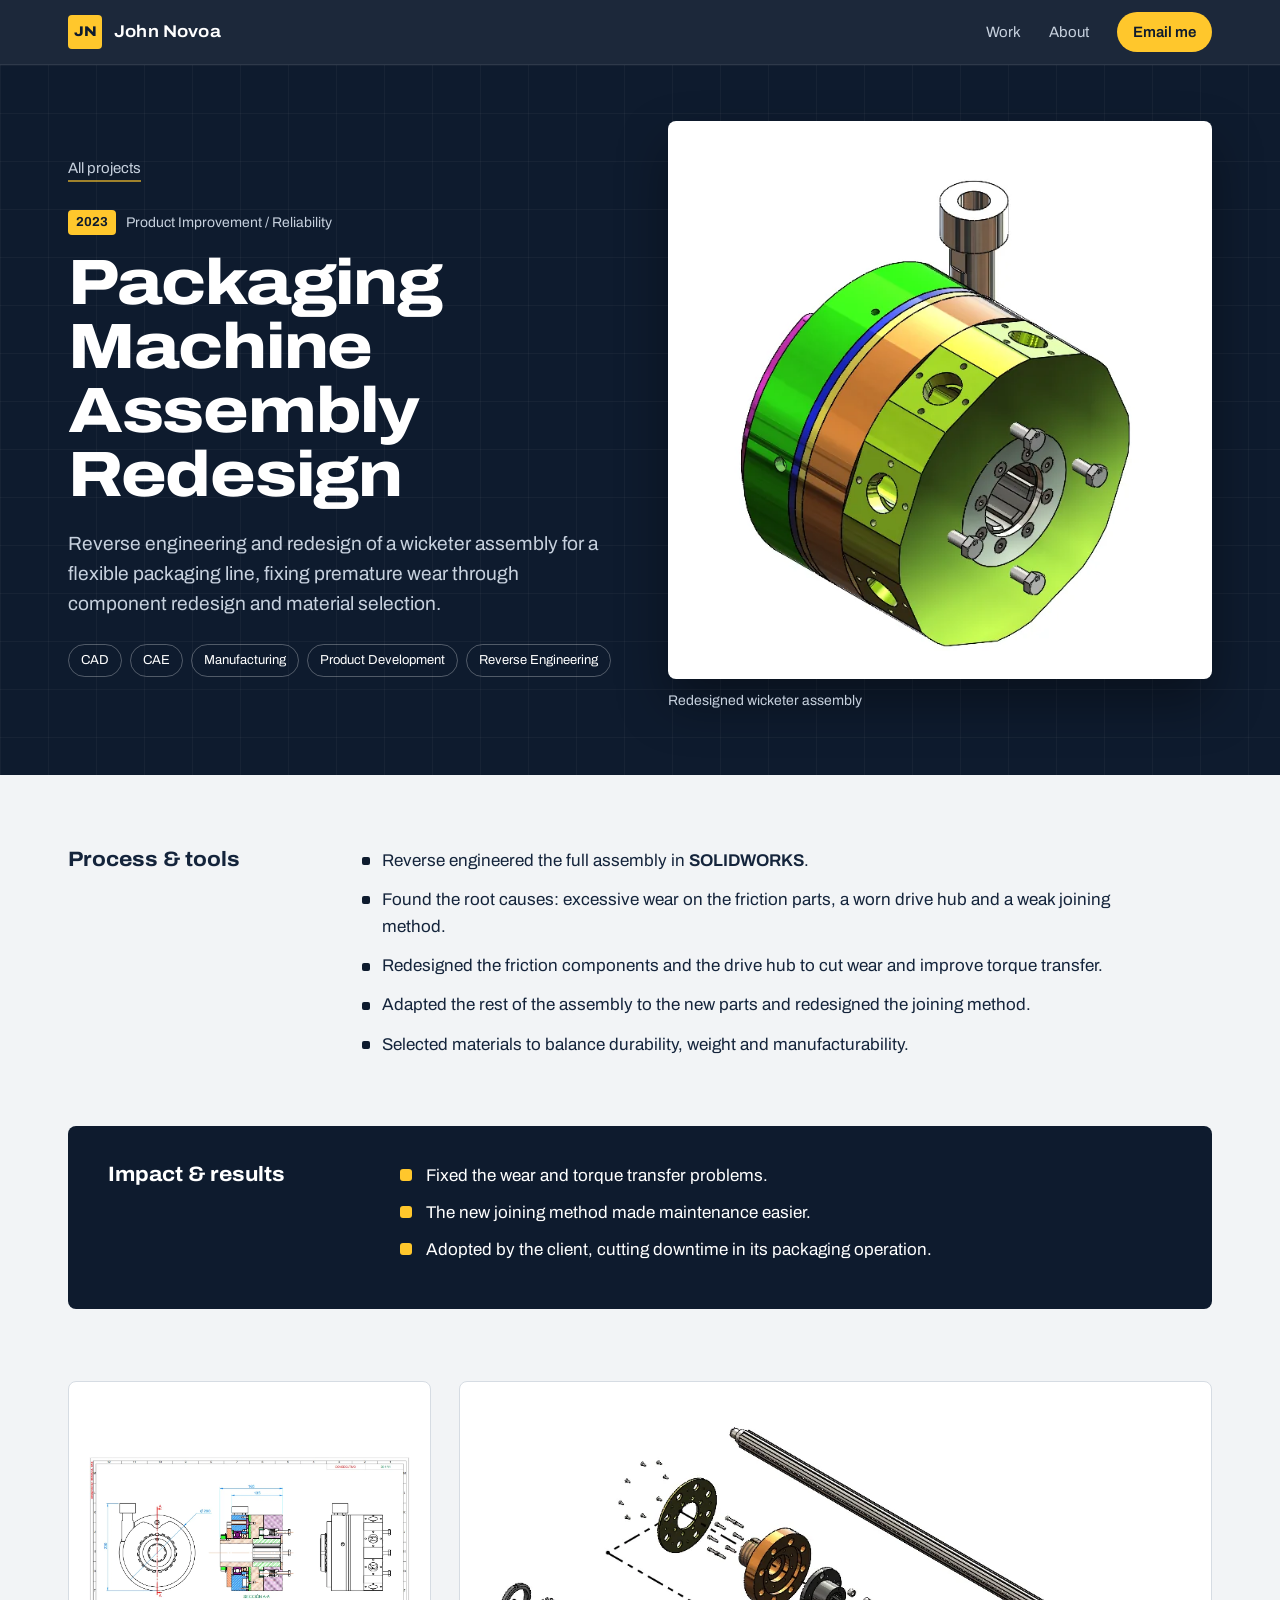
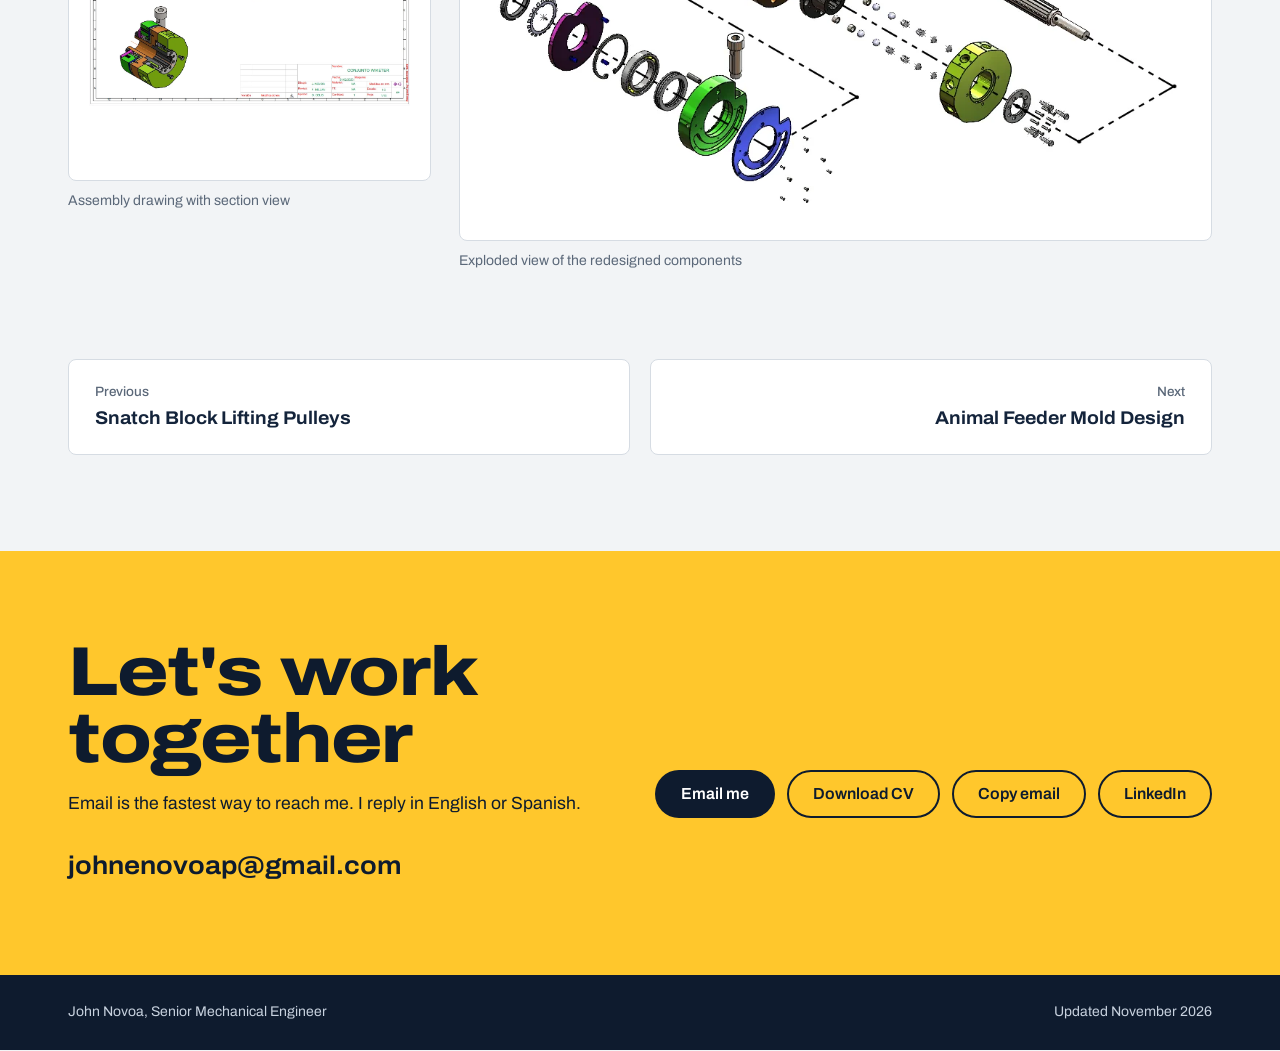
<file: projects/packaging-machine-assembly-redesign.html>
<!DOCTYPE html>
<html lang="en">
<head>
<meta charset="utf-8">
<meta name="viewport" content="width=device-width, initial-scale=1">
<title>Packaging Machine Assembly Redesign | John Novoa</title>
<meta name="description" content="Reverse engineering and redesign of a wicketer assembly for a flexible packaging line, fixing premature wear through component redesign and material selection.">
<link rel="canonical" href="https://johnnovoa.github.io/portfolio/projects/packaging-machine-assembly-redesign.html">
<meta property="og:type" content="website">
<meta property="og:title" content="Packaging Machine Assembly Redesign | John Novoa">
<meta property="og:description" content="Reverse engineering and redesign of a wicketer assembly for a flexible packaging line, fixing premature wear through component redesign and material selection.">
<meta property="og:url" content="https://johnnovoa.github.io/portfolio/projects/packaging-machine-assembly-redesign.html">
<meta property="og:image" content="https://johnnovoa.github.io/portfolio/assets/img/97900d9d60.webp">
<meta name="twitter:card" content="summary_large_image">
<meta name="theme-color" content="#0E1B2E">
<link rel="icon" href="../assets/favicon.svg" type="image/svg+xml">
<link rel="preload" href="../assets/fonts/archivo-wdth.woff2" as="font" type="font/woff2" crossorigin>
<link rel="stylesheet" href="../assets/css/site.css">
</head>
<body class="project">
<a class="skip" href="#main">Skip to content</a>
<header class="nav">
  <div class="wrap nav-in">
    <a class="mark" href="../index.html" aria-label="John Novoa, home"><span class="mark-box">JN</span><span class="mark-name">John Novoa</span></a>
    <nav aria-label="Main">
      <a href="../index.html#work">Work</a>
      <a href="../index.html#about">About</a>
      <a class="nav-cta" href="mailto:johnenovoap@gmail.com">Email me</a>
    </nav>
  </div>
</header>
<main id="main">
<article>
  <header class="p-head">
    <div class="wrap p-head-in">
      <div class="p-head-text">
        <a class="back" href="../index.html#work">All projects</a>
        <p class="meta"><span class="year">2023</span>Product Improvement / Reliability</p>
        <h1>Packaging Machine Assembly Redesign</h1>
        <p class="p-lead">Reverse engineering and redesign of a wicketer assembly for a flexible packaging line, fixing premature wear through component redesign and material selection.</p>
        <ul class="chips" aria-label="Key skills"><li>CAD</li><li>CAE</li><li>Manufacturing</li><li>Product Development</li><li>Reverse Engineering</li></ul>
      </div>
      <figure class="p-hero-img"><button class="zoom" type="button" aria-label="Enlarge image: Redesigned wicketer assembly"><img src="../assets/img/97900d9d60.webp" width="559" height="650" alt="Redesigned wicketer assembly" decoding="async" fetchpriority="high"></button><figcaption>Redesigned wicketer assembly</figcaption></figure>
    </div>
  </header>
  <div class="wrap p-body">
    <section class="block"><h2>Process &amp; tools</h2><ul class="dots"><li>Reverse engineered the full assembly in <strong>SOLIDWORKS</strong>.</li><li>Found the root causes: excessive wear on the friction parts, a worn drive hub and a weak joining method.</li><li>Redesigned the friction components and the drive hub to cut wear and improve torque transfer.</li><li>Adapted the rest of the assembly to the new parts and redesigned the joining method.</li><li>Selected materials to balance durability, weight and manufacturability.</li></ul></section><section class="impact"><h2>Impact &amp; results</h2><ul class="ticks"><li>Fixed the wear and torque transfer problems.</li><li>The new joining method made maintenance easier.</li><li>Adopted by the client, cutting downtime in its packaging operation.</li></ul></section>
    <section class="gallery" aria-label="Images"><div class="shots"><figure class="shot"><button class="zoom" type="button" aria-label="Enlarge image: Assembly drawing with section view"><img src="../assets/img/5e54b60228.webp" srcset="../assets/img/5e54b60228-sm.webp 760w, ../assets/img/5e54b60228.webp 1067w" sizes="(max-width: 760px) 100vw, 60vw" width="1067" height="827" alt="Assembly drawing with section view" decoding="async" loading="lazy"></button><figcaption>Assembly drawing with section view</figcaption></figure><figure class="shot wide"><button class="zoom" type="button" aria-label="Enlarge image: Exploded view of the redesigned components"><img src="../assets/img/50db027ac1.webp" srcset="../assets/img/50db027ac1-sm.webp 760w, ../assets/img/50db027ac1.webp 979w" sizes="(max-width: 760px) 100vw, 60vw" width="979" height="527" alt="Exploded view of the redesigned components" decoding="async" loading="lazy"></button><figcaption>Exploded view of the redesigned components</figcaption></figure></div></section>
    
    <nav class="pager" aria-label="More projects"><a class="pg prev" href="snatch-block-lifting-pulleys.html"><span>Previous</span>Snatch Block Lifting Pulleys</a><a class="pg next" href="animal-feeder-mold-design.html"><span>Next</span>Animal Feeder Mold Design</a></nav>
  </div>
</article>
</main>
<section class="contact" id="contact" aria-labelledby="contact-h">
  <div class="wrap contact-in">
    <div>
      <h2 id="contact-h">Let's work together</h2>
      <p>Email is the fastest way to reach me. I reply in English or Spanish.</p>
    </div>
    <div class="contact-actions">
      <a class="btn btn-dark" href="mailto:johnenovoap@gmail.com">Email me</a>
      <a class="btn btn-line" href="../assets/John-Novoa-CV.pdf" download>Download CV</a>
      <button class="btn btn-line copy" type="button" data-copy="johnenovoap@gmail.com">Copy email</button>
      <a class="btn btn-line" href="https://www.linkedin.com/in/john-novoa" target="_blank" rel="noopener">LinkedIn</a>
    </div>
    <p class="contact-mail">johnenovoap@gmail.com</p>
  </div>
</section>
<footer class="foot">
  <div class="wrap foot-in">
    <span>John Novoa, Senior Mechanical Engineer</span>
    <span>Updated November 2026</span>
  </div>
</footer>
<dialog class="lightbox" aria-label="Enlarged image">
  <button class="lb-close" type="button" aria-label="Close">Close</button>
  <img alt="">
  <p class="lb-cap"></p>
</dialog>
<script src="../assets/js/site.js" defer></script>
</body>
</html>
</file>
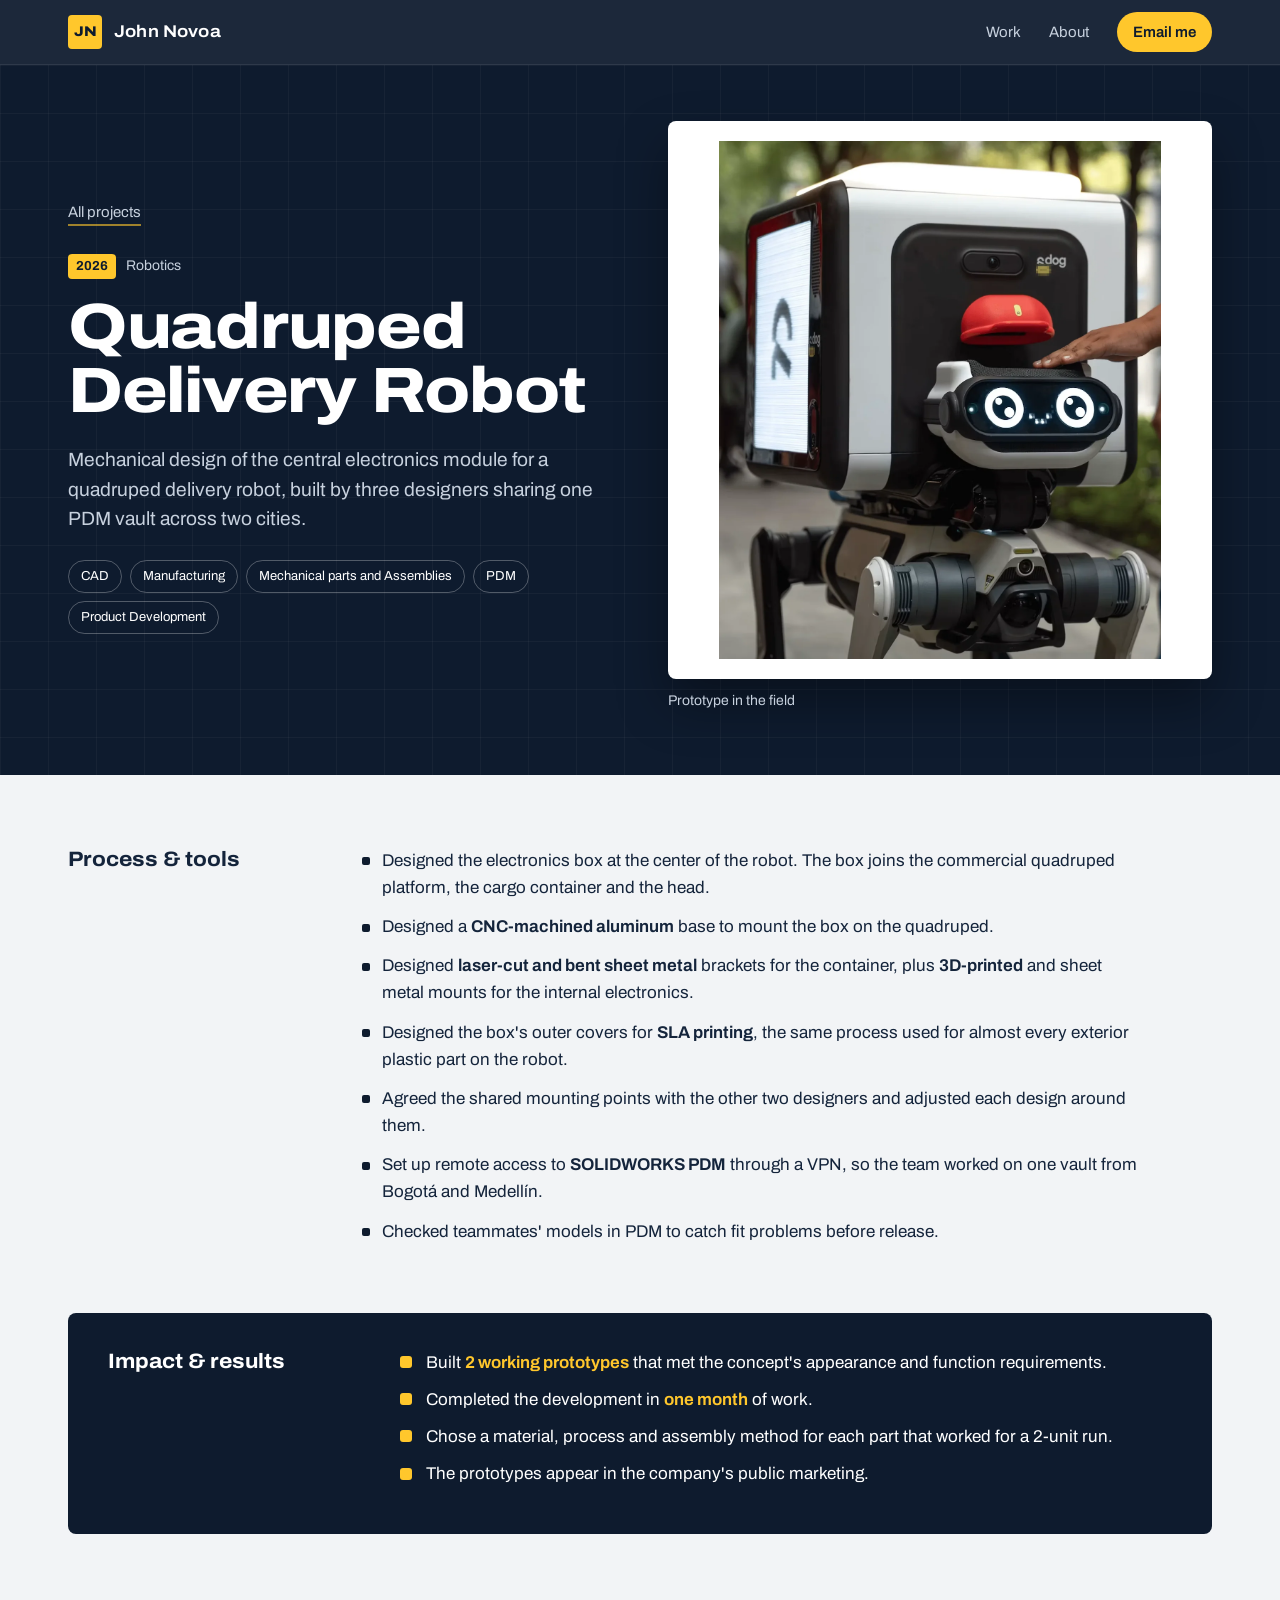
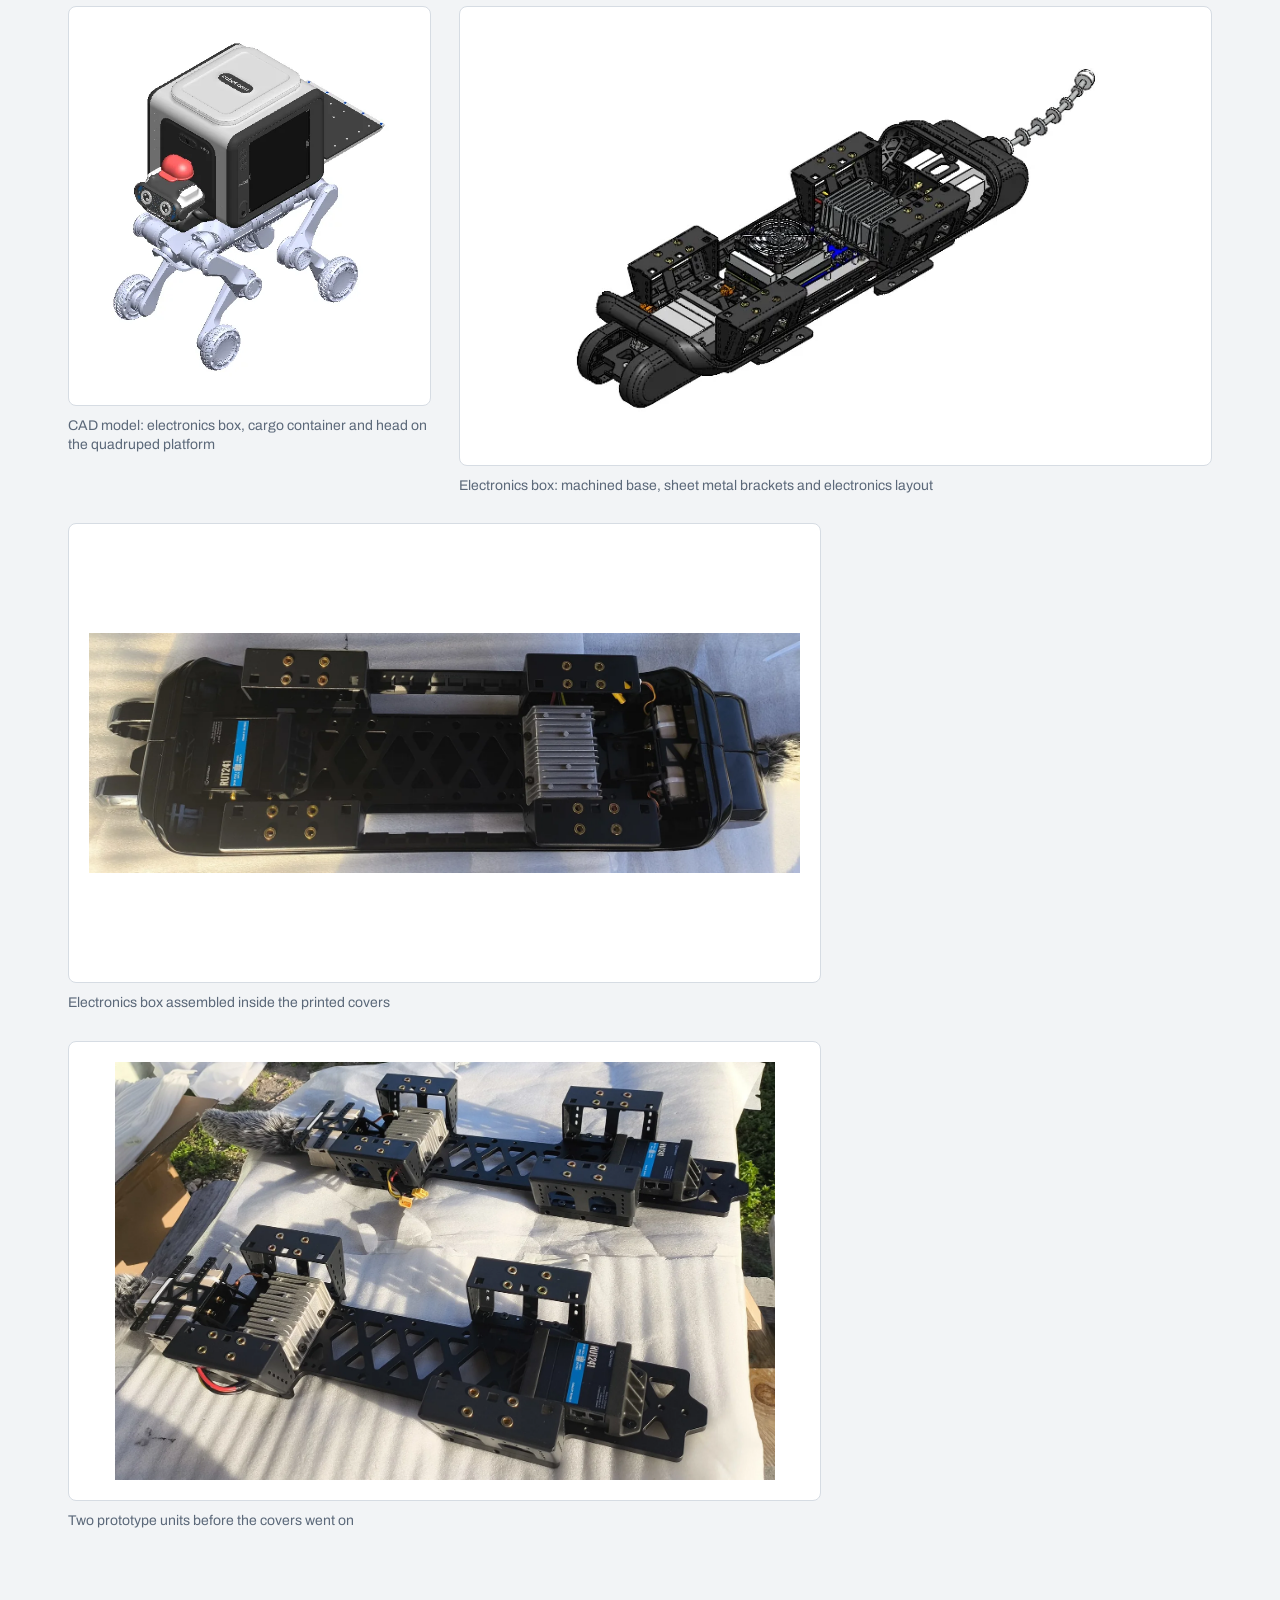
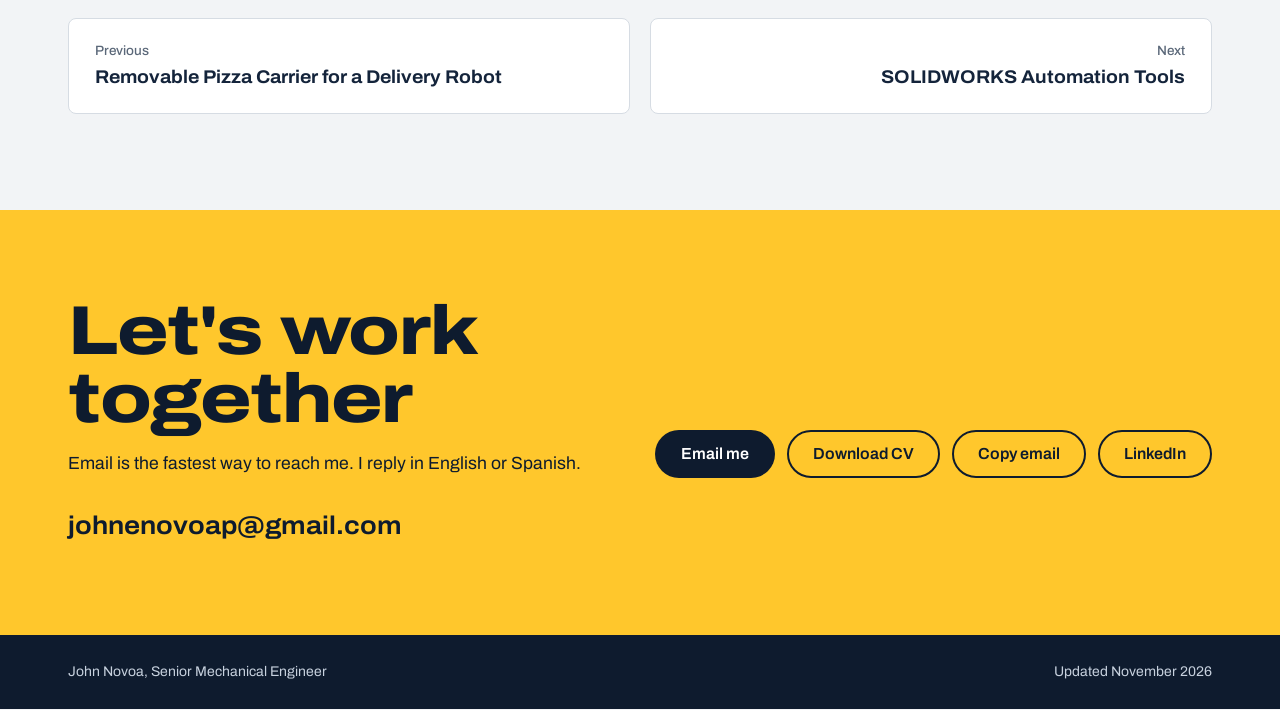
<file: projects/quadruped-delivery-robot.html>
<!DOCTYPE html>
<html lang="en">
<head>
<meta charset="utf-8">
<meta name="viewport" content="width=device-width, initial-scale=1">
<title>Quadruped Delivery Robot | John Novoa</title>
<meta name="description" content="Mechanical design of the central electronics module for a quadruped delivery robot, built by three designers sharing one PDM vault across two cities.">
<link rel="canonical" href="https://johnnovoa.github.io/portfolio/projects/quadruped-delivery-robot.html">
<meta property="og:type" content="website">
<meta property="og:title" content="Quadruped Delivery Robot | John Novoa">
<meta property="og:description" content="Mechanical design of the central electronics module for a quadruped delivery robot, built by three designers sharing one PDM vault across two cities.">
<meta property="og:url" content="https://johnnovoa.github.io/portfolio/projects/quadruped-delivery-robot.html">
<meta property="og:image" content="https://johnnovoa.github.io/portfolio/assets/img/quadruped-field.webp">
<meta name="twitter:card" content="summary_large_image">
<meta name="theme-color" content="#0E1B2E">
<link rel="icon" href="../assets/favicon.svg" type="image/svg+xml">
<link rel="preload" href="../assets/fonts/archivo-wdth.woff2" as="font" type="font/woff2" crossorigin>
<link rel="stylesheet" href="../assets/css/site.css">
</head>
<body class="project">
<a class="skip" href="#main">Skip to content</a>
<header class="nav">
  <div class="wrap nav-in">
    <a class="mark" href="../index.html" aria-label="John Novoa, home"><span class="mark-box">JN</span><span class="mark-name">John Novoa</span></a>
    <nav aria-label="Main">
      <a href="../index.html#work">Work</a>
      <a href="../index.html#about">About</a>
      <a class="nav-cta" href="mailto:johnenovoap@gmail.com">Email me</a>
    </nav>
  </div>
</header>
<main id="main">
<article>
  <header class="p-head">
    <div class="wrap p-head-in">
      <div class="p-head-text">
        <a class="back" href="../index.html#work">All projects</a>
        <p class="meta"><span class="year">2026</span>Robotics</p>
        <h1>Quadruped Delivery Robot</h1>
        <p class="p-lead">Mechanical design of the central electronics module for a quadruped delivery robot, built by three designers sharing one PDM vault across two cities.</p>
        <ul class="chips" aria-label="Key skills"><li>CAD</li><li>Manufacturing</li><li>Mechanical parts and Assemblies</li><li>PDM</li><li>Product Development</li></ul>
      </div>
      <figure class="p-hero-img"><button class="zoom" type="button" aria-label="Enlarge image: Prototype in the field"><img src="../assets/img/quadruped-field.webp" width="1244" height="1455" alt="Prototype in the field" decoding="async" fetchpriority="high"></button><figcaption>Prototype in the field</figcaption></figure>
    </div>
  </header>
  <div class="wrap p-body">
    <section class="block"><h2>Process &amp; tools</h2><ul class="dots"><li>Designed the electronics box at the center of the robot. The box joins the commercial quadruped platform, the cargo container and the head.</li><li>Designed a <strong>CNC-machined aluminum</strong> base to mount the box on the quadruped.</li><li>Designed <strong>laser-cut and bent sheet metal</strong> brackets for the container, plus <strong>3D-printed</strong> and sheet metal mounts for the internal electronics.</li><li>Designed the box&#x27;s outer covers for <strong>SLA printing</strong>, the same process used for almost every exterior plastic part on the robot.</li><li>Agreed the shared mounting points with the other two designers and adjusted each design around them.</li><li>Set up remote access to <strong>SOLIDWORKS PDM</strong> through a VPN, so the team worked on one vault from Bogotá and Medellín.</li><li>Checked teammates&#x27; models in PDM to catch fit problems before release.</li></ul></section><section class="impact"><h2>Impact &amp; results</h2><ul class="ticks"><li>Built <strong>2 working prototypes</strong> that met the concept&#x27;s appearance and function requirements.</li><li>Completed the development in <strong>one month</strong> of work.</li><li>Chose a material, process and assembly method for each part that worked for a 2-unit run.</li><li>The prototypes appear in the company&#x27;s public marketing.</li></ul></section>
    <section class="gallery" aria-label="Images"><div class="shots"><figure class="shot"><button class="zoom" type="button" aria-label="Enlarge image: CAD model: electronics box, cargo container and head on the quadruped platform"><img src="../assets/img/88ccc9a604.webp" width="549" height="600" alt="CAD model: electronics box, cargo container and head on the quadruped platform" decoding="async" loading="lazy"></button><figcaption>CAD model: electronics box, cargo container and head on the quadruped platform</figcaption></figure><figure class="shot wide"><button class="zoom" type="button" aria-label="Enlarge image: Electronics box: machined base, sheet metal brackets and electronics layout"><img src="../assets/img/ce0ba240d4.webp" width="677" height="448" alt="Electronics box: machined base, sheet metal brackets and electronics layout" decoding="async" loading="lazy"></button><figcaption>Electronics box: machined base, sheet metal brackets and electronics layout</figcaption></figure><figure class="shot wide"><button class="zoom" type="button" aria-label="Enlarge image: Electronics box assembled inside the printed covers"><img src="../assets/img/7c15df60ec.webp" srcset="../assets/img/7c15df60ec-sm.webp 760w, ../assets/img/7c15df60ec.webp 1600w" sizes="(max-width: 760px) 100vw, 60vw" width="1600" height="541" alt="Electronics box assembled inside the printed covers" decoding="async" loading="lazy"></button><figcaption>Electronics box assembled inside the printed covers</figcaption></figure><figure class="shot wide"><button class="zoom" type="button" aria-label="Enlarge image: Two prototype units before the covers went on"><img src="../assets/img/0ab624d597.webp" srcset="../assets/img/0ab624d597-sm.webp 760w, ../assets/img/0ab624d597.webp 1600w" sizes="(max-width: 760px) 100vw, 60vw" width="1600" height="1013" alt="Two prototype units before the covers went on" decoding="async" loading="lazy"></button><figcaption>Two prototype units before the covers went on</figcaption></figure></div></section>
    
    <nav class="pager" aria-label="More projects"><a class="pg prev" href="removable-pizza-carrier-for-a-delivery-robot.html"><span>Previous</span>Removable Pizza Carrier for a Delivery Robot</a><a class="pg next" href="solidworks-automation-tools.html"><span>Next</span>SOLIDWORKS Automation Tools</a></nav>
  </div>
</article>
</main>
<section class="contact" id="contact" aria-labelledby="contact-h">
  <div class="wrap contact-in">
    <div>
      <h2 id="contact-h">Let's work together</h2>
      <p>Email is the fastest way to reach me. I reply in English or Spanish.</p>
    </div>
    <div class="contact-actions">
      <a class="btn btn-dark" href="mailto:johnenovoap@gmail.com">Email me</a>
      <a class="btn btn-line" href="../assets/John-Novoa-CV.pdf" download>Download CV</a>
      <button class="btn btn-line copy" type="button" data-copy="johnenovoap@gmail.com">Copy email</button>
      <a class="btn btn-line" href="https://www.linkedin.com/in/john-novoa" target="_blank" rel="noopener">LinkedIn</a>
    </div>
    <p class="contact-mail">johnenovoap@gmail.com</p>
  </div>
</section>
<footer class="foot">
  <div class="wrap foot-in">
    <span>John Novoa, Senior Mechanical Engineer</span>
    <span>Updated November 2026</span>
  </div>
</footer>
<dialog class="lightbox" aria-label="Enlarged image">
  <button class="lb-close" type="button" aria-label="Close">Close</button>
  <img alt="">
  <p class="lb-cap"></p>
</dialog>
<script src="../assets/js/site.js" defer></script>
</body>
</html>
</file>
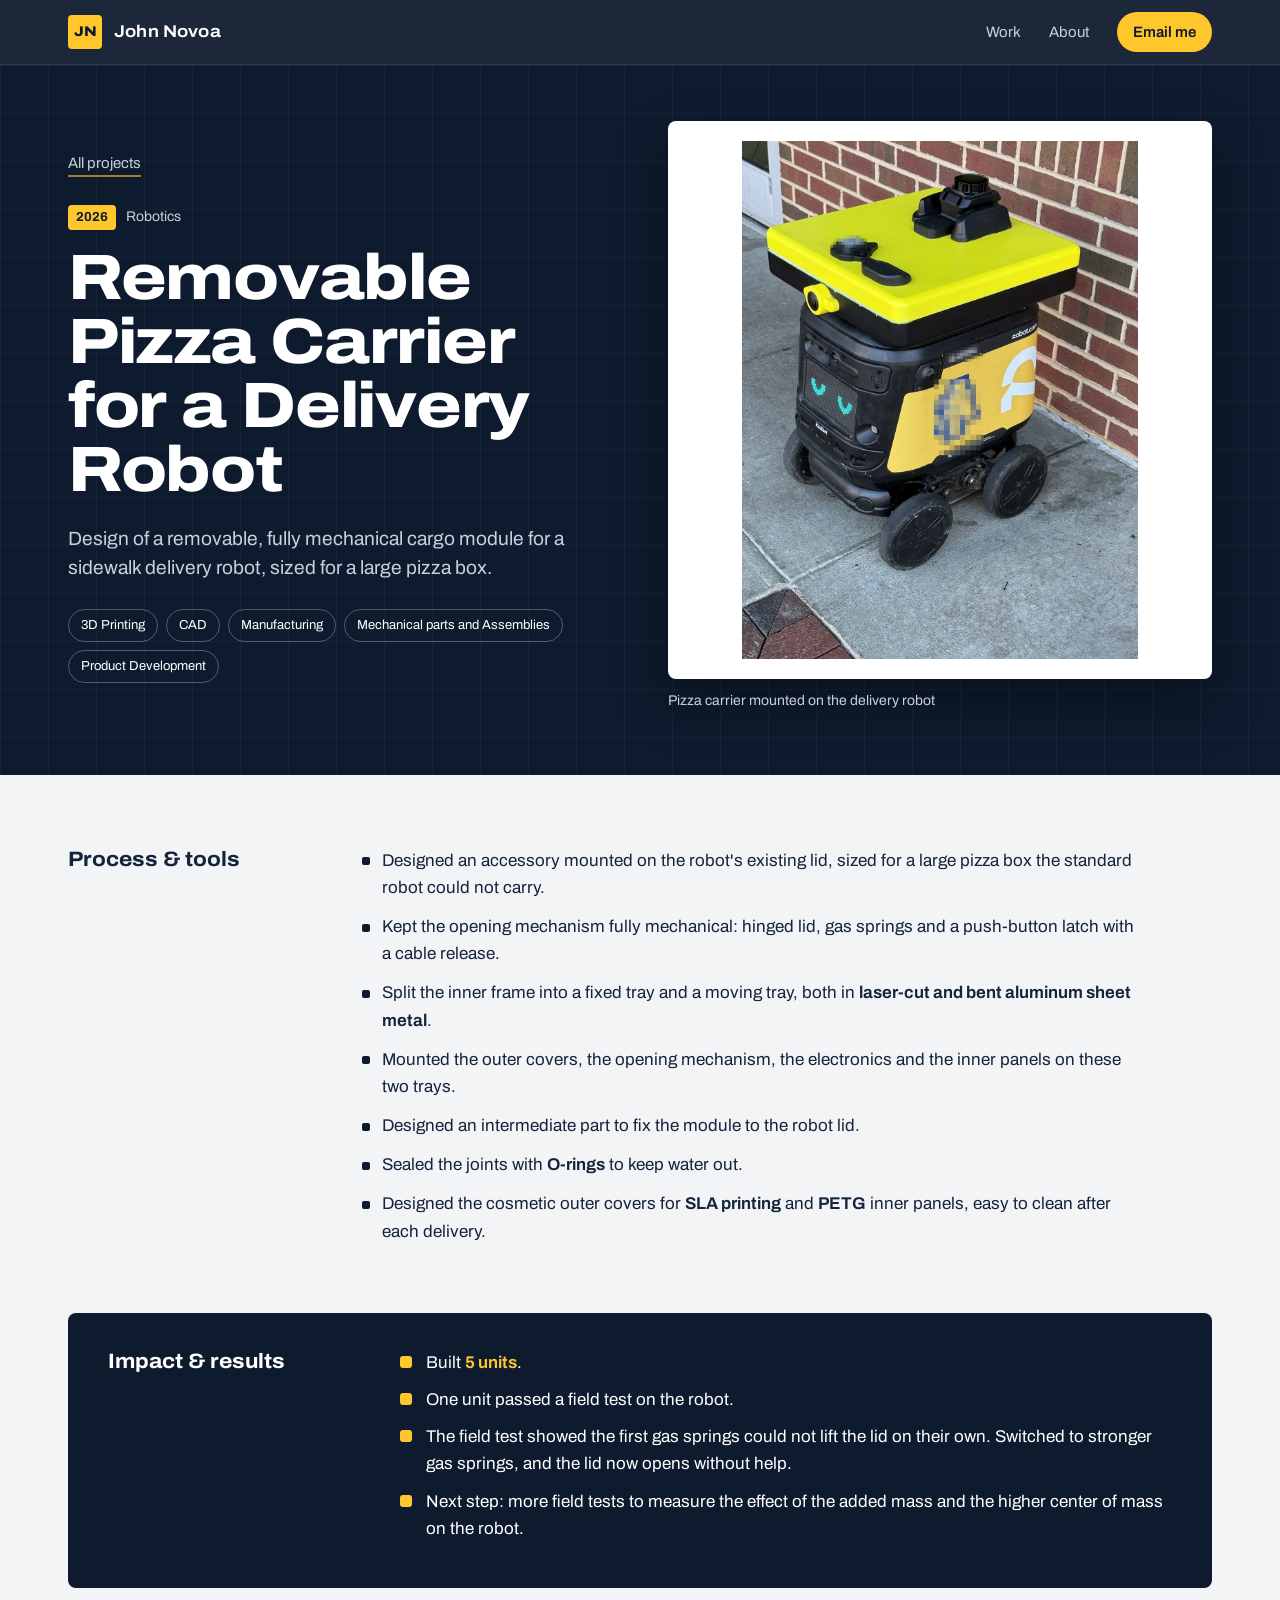
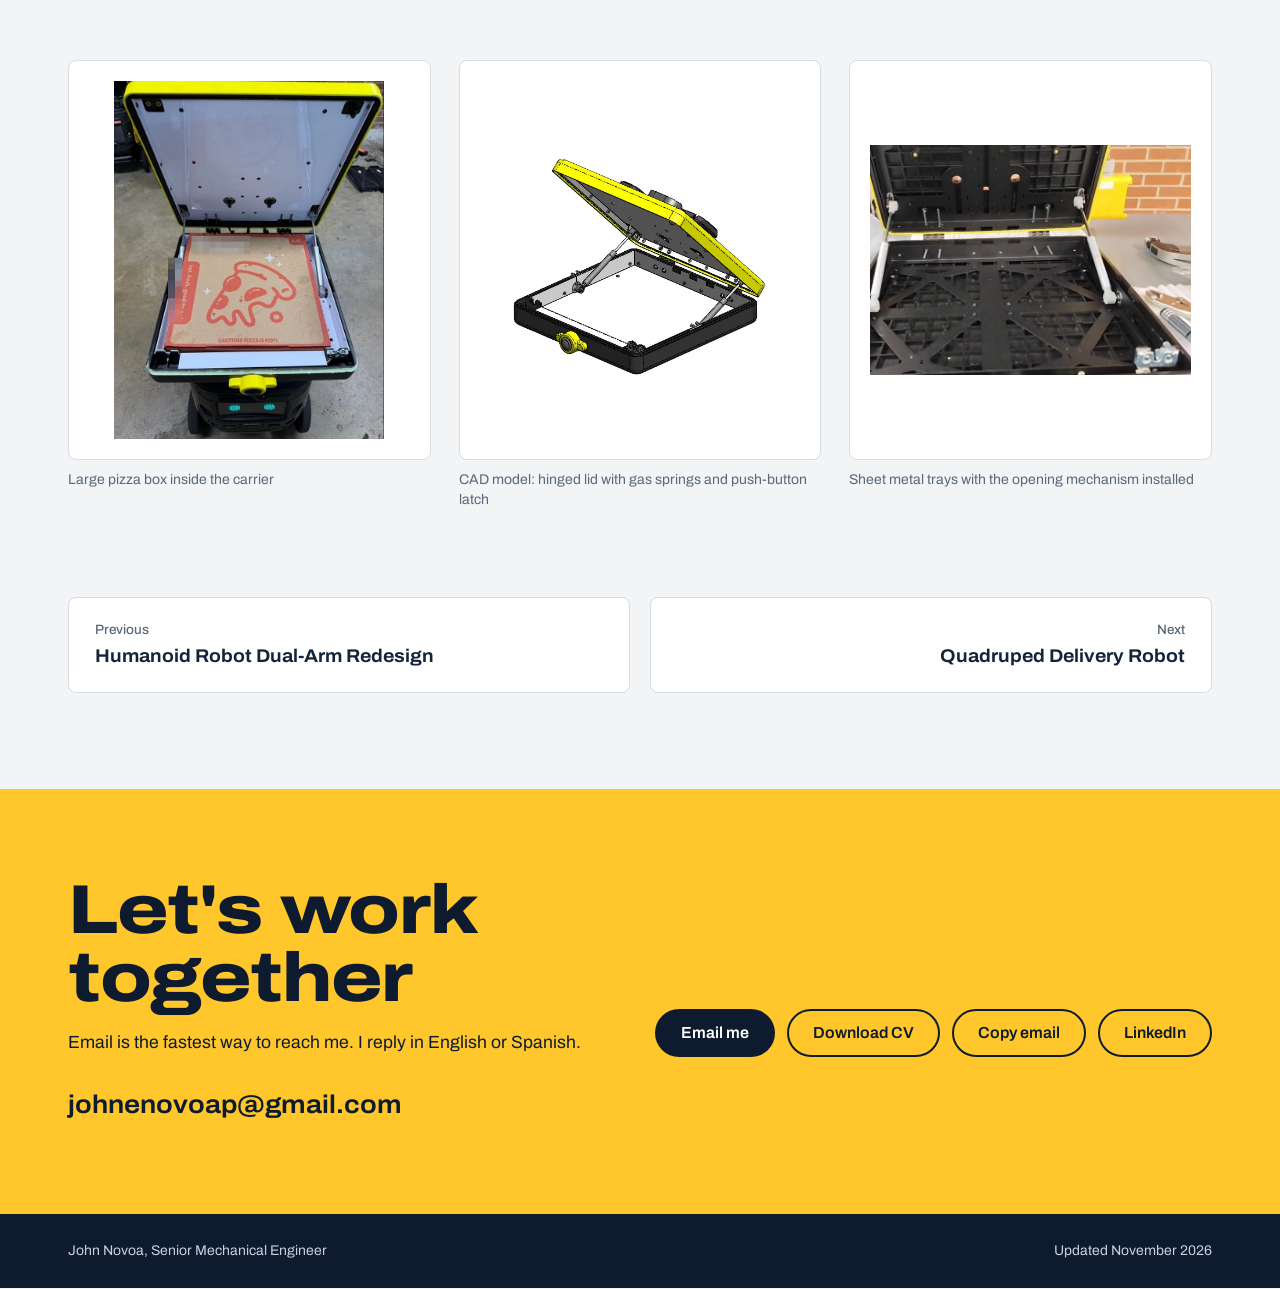
<file: projects/removable-pizza-carrier-for-a-delivery-robot.html>
<!DOCTYPE html>
<html lang="en">
<head>
<meta charset="utf-8">
<meta name="viewport" content="width=device-width, initial-scale=1">
<title>Removable Pizza Carrier for a Delivery Robot | John Novoa</title>
<meta name="description" content="Design of a removable, fully mechanical cargo module for a sidewalk delivery robot, sized for a large pizza box.">
<link rel="canonical" href="https://johnnovoa.github.io/portfolio/projects/removable-pizza-carrier-for-a-delivery-robot.html">
<meta property="og:type" content="website">
<meta property="og:title" content="Removable Pizza Carrier for a Delivery Robot | John Novoa">
<meta property="og:description" content="Design of a removable, fully mechanical cargo module for a sidewalk delivery robot, sized for a large pizza box.">
<meta property="og:url" content="https://johnnovoa.github.io/portfolio/projects/removable-pizza-carrier-for-a-delivery-robot.html">
<meta property="og:image" content="https://johnnovoa.github.io/portfolio/assets/img/2b82d723d8.webp">
<meta name="twitter:card" content="summary_large_image">
<meta name="theme-color" content="#0E1B2E">
<link rel="icon" href="../assets/favicon.svg" type="image/svg+xml">
<link rel="preload" href="../assets/fonts/archivo-wdth.woff2" as="font" type="font/woff2" crossorigin>
<link rel="stylesheet" href="../assets/css/site.css">
</head>
<body class="project">
<a class="skip" href="#main">Skip to content</a>
<header class="nav">
  <div class="wrap nav-in">
    <a class="mark" href="../index.html" aria-label="John Novoa, home"><span class="mark-box">JN</span><span class="mark-name">John Novoa</span></a>
    <nav aria-label="Main">
      <a href="../index.html#work">Work</a>
      <a href="../index.html#about">About</a>
      <a class="nav-cta" href="mailto:johnenovoap@gmail.com">Email me</a>
    </nav>
  </div>
</header>
<main id="main">
<article>
  <header class="p-head">
    <div class="wrap p-head-in">
      <div class="p-head-text">
        <a class="back" href="../index.html#work">All projects</a>
        <p class="meta"><span class="year">2026</span>Robotics</p>
        <h1>Removable Pizza Carrier for a Delivery Robot</h1>
        <p class="p-lead">Design of a removable, fully mechanical cargo module for a sidewalk delivery robot, sized for a large pizza box.</p>
        <ul class="chips" aria-label="Key skills"><li>3D Printing</li><li>CAD</li><li>Manufacturing</li><li>Mechanical parts and Assemblies</li><li>Product Development</li></ul>
      </div>
      <figure class="p-hero-img"><button class="zoom" type="button" aria-label="Enlarge image: Pizza carrier mounted on the delivery robot"><img src="../assets/img/2b82d723d8.webp" srcset="../assets/img/2b82d723d8-sm.webp 581w, ../assets/img/2b82d723d8.webp 1147w" sizes="(max-width: 900px) 100vw, 50vw" width="1147" height="1500" alt="Pizza carrier mounted on the delivery robot" decoding="async" fetchpriority="high"></button><figcaption>Pizza carrier mounted on the delivery robot</figcaption></figure>
    </div>
  </header>
  <div class="wrap p-body">
    <section class="block"><h2>Process &amp; tools</h2><ul class="dots"><li>Designed an accessory mounted on the robot&#x27;s existing lid, sized for a large pizza box the standard robot could not carry.</li><li>Kept the opening mechanism fully mechanical: hinged lid, gas springs and a push-button latch with a cable release.</li><li>Split the inner frame into a fixed tray and a moving tray, both in <strong>laser-cut and bent aluminum sheet metal</strong>.</li><li>Mounted the outer covers, the opening mechanism, the electronics and the inner panels on these two trays.</li><li>Designed an intermediate part to fix the module to the robot lid.</li><li>Sealed the joints with <strong>O-rings</strong> to keep water out.</li><li>Designed the cosmetic outer covers for <strong>SLA printing</strong> and <strong>PETG</strong> inner panels, easy to clean after each delivery.</li></ul></section><section class="impact"><h2>Impact &amp; results</h2><ul class="ticks"><li>Built <strong>5 units</strong>.</li><li>One unit passed a field test on the robot.</li><li>The field test showed the first gas springs could not lift the lid on their own. Switched to stronger gas springs, and the lid now opens without help.</li><li>Next step: more field tests to measure the effect of the added mass and the higher center of mass on the robot.</li></ul></section>
    <section class="gallery" aria-label="Images"><div class="shots"><figure class="shot"><button class="zoom" type="button" aria-label="Enlarge image: Large pizza box inside the carrier"><img src="../assets/img/6c4db4ff44.webp" width="690" height="916" alt="Large pizza box inside the carrier" decoding="async" loading="lazy"></button><figcaption>Large pizza box inside the carrier</figcaption></figure><figure class="shot"><button class="zoom" type="button" aria-label="Enlarge image: CAD model: hinged lid with gas springs and push-button latch"><img src="../assets/img/d69ab81464.webp" width="585" height="480" alt="CAD model: hinged lid with gas springs and push-button latch" decoding="async" loading="lazy"></button><figcaption>CAD model: hinged lid with gas springs and push-button latch</figcaption></figure><figure class="shot"><button class="zoom" type="button" aria-label="Enlarge image: Sheet metal trays with the opening mechanism installed"><img src="../assets/img/7b07a5e809.webp" srcset="../assets/img/7b07a5e809-sm.webp 760w, ../assets/img/7b07a5e809.webp 1403w" sizes="(max-width: 760px) 100vw, 60vw" width="1403" height="1007" alt="Sheet metal trays with the opening mechanism installed" decoding="async" loading="lazy"></button><figcaption>Sheet metal trays with the opening mechanism installed</figcaption></figure></div></section>
    
    <nav class="pager" aria-label="More projects"><a class="pg prev" href="humanoid-robot-dual-arm-redesign.html"><span>Previous</span>Humanoid Robot Dual-Arm Redesign</a><a class="pg next" href="quadruped-delivery-robot.html"><span>Next</span>Quadruped Delivery Robot</a></nav>
  </div>
</article>
</main>
<section class="contact" id="contact" aria-labelledby="contact-h">
  <div class="wrap contact-in">
    <div>
      <h2 id="contact-h">Let's work together</h2>
      <p>Email is the fastest way to reach me. I reply in English or Spanish.</p>
    </div>
    <div class="contact-actions">
      <a class="btn btn-dark" href="mailto:johnenovoap@gmail.com">Email me</a>
      <a class="btn btn-line" href="../assets/John-Novoa-CV.pdf" download>Download CV</a>
      <button class="btn btn-line copy" type="button" data-copy="johnenovoap@gmail.com">Copy email</button>
      <a class="btn btn-line" href="https://www.linkedin.com/in/john-novoa" target="_blank" rel="noopener">LinkedIn</a>
    </div>
    <p class="contact-mail">johnenovoap@gmail.com</p>
  </div>
</section>
<footer class="foot">
  <div class="wrap foot-in">
    <span>John Novoa, Senior Mechanical Engineer</span>
    <span>Updated November 2026</span>
  </div>
</footer>
<dialog class="lightbox" aria-label="Enlarged image">
  <button class="lb-close" type="button" aria-label="Close">Close</button>
  <img alt="">
  <p class="lb-cap"></p>
</dialog>
<script src="../assets/js/site.js" defer></script>
</body>
</html>
</file>
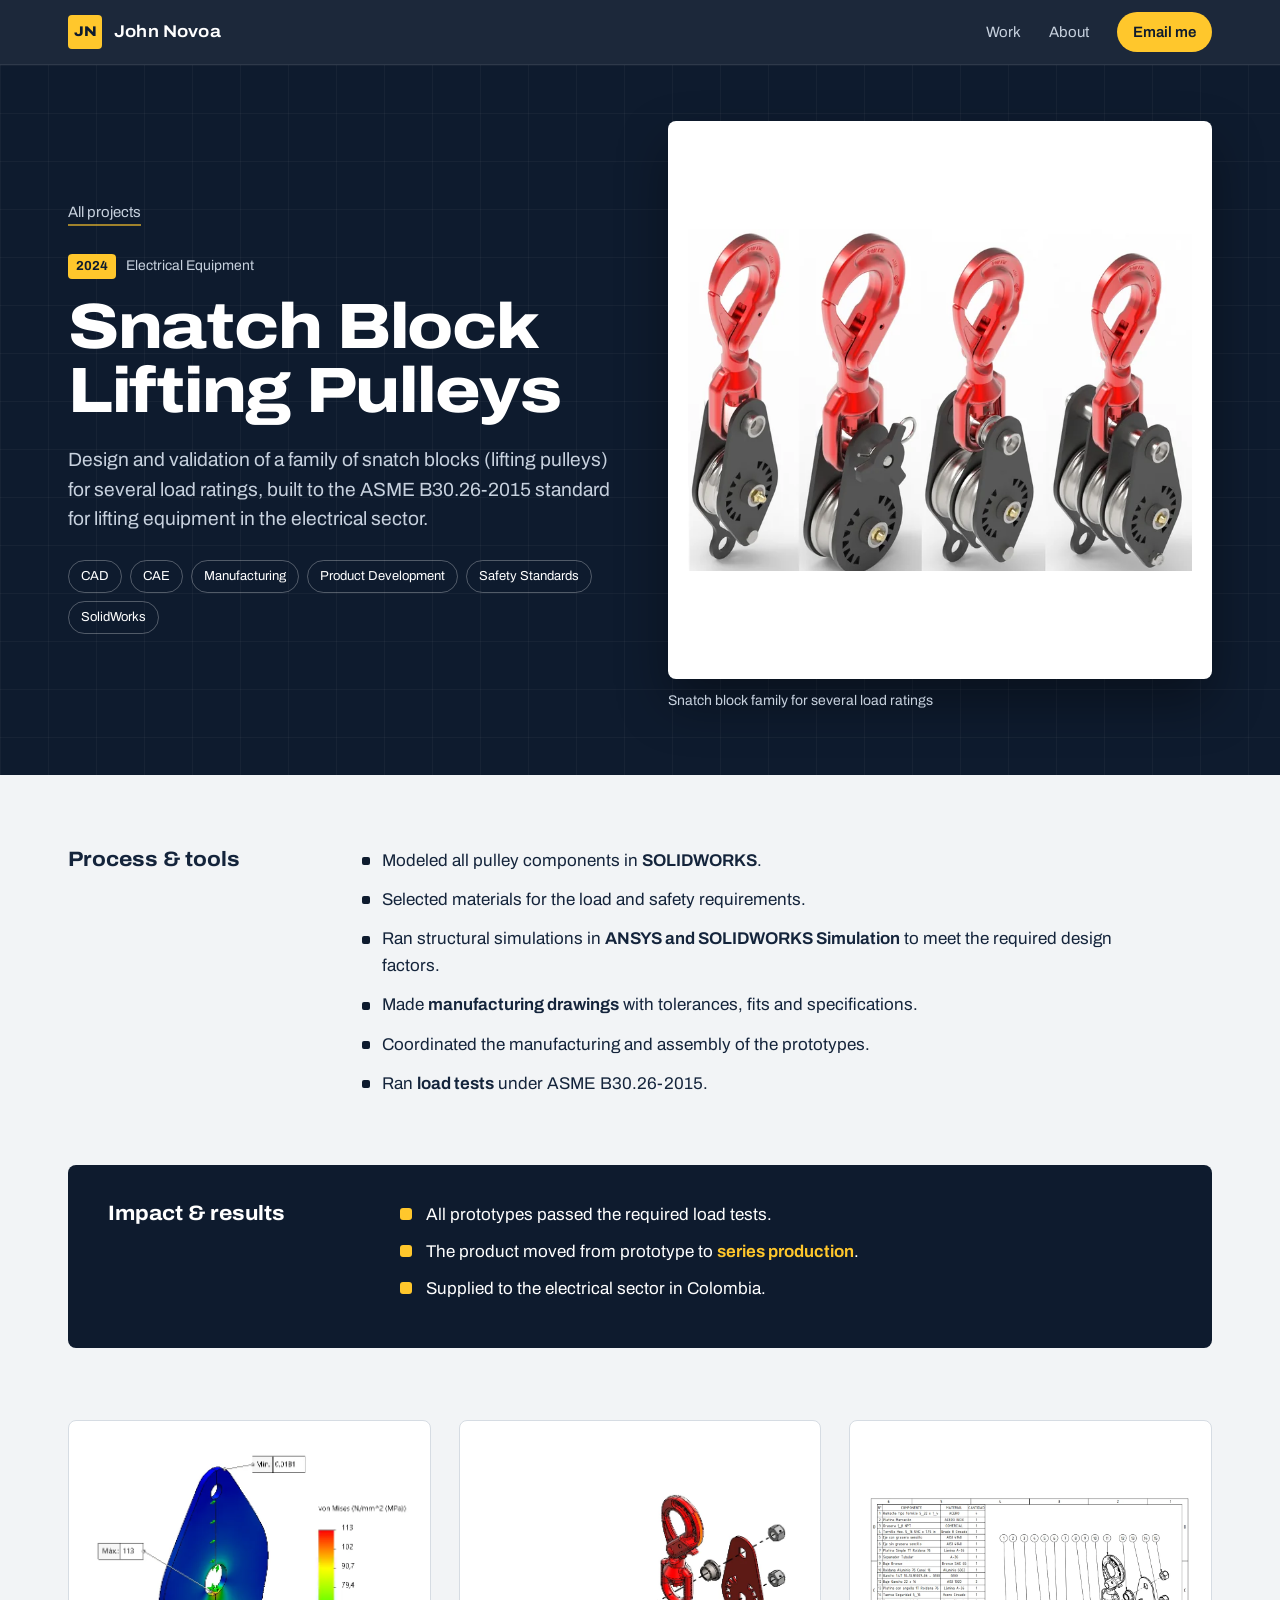
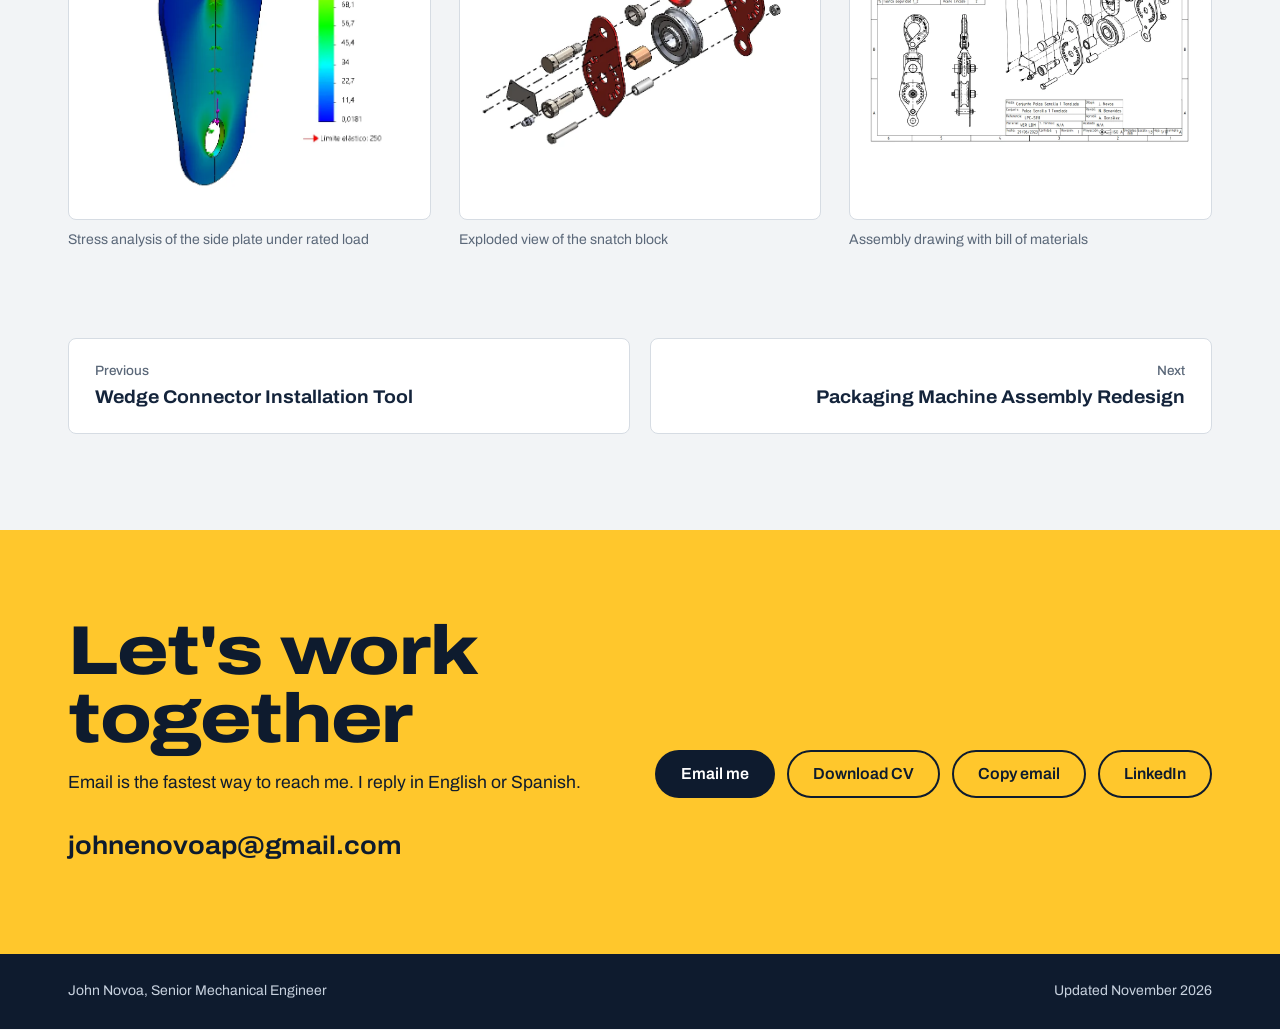
<file: projects/snatch-block-lifting-pulleys.html>
<!DOCTYPE html>
<html lang="en">
<head>
<meta charset="utf-8">
<meta name="viewport" content="width=device-width, initial-scale=1">
<title>Snatch Block Lifting Pulleys | John Novoa</title>
<meta name="description" content="Design and validation of a family of snatch blocks (lifting pulleys) for several load ratings, built to the ASME B30.26-2015 standard for lifting equipment in the electrical sector.">
<link rel="canonical" href="https://johnnovoa.github.io/portfolio/projects/snatch-block-lifting-pulleys.html">
<meta property="og:type" content="website">
<meta property="og:title" content="Snatch Block Lifting Pulleys | John Novoa">
<meta property="og:description" content="Design and validation of a family of snatch blocks (lifting pulleys) for several load ratings, built to the ASME B30.26-2015 standard for lifting equipment in the electrical sector.">
<meta property="og:url" content="https://johnnovoa.github.io/portfolio/projects/snatch-block-lifting-pulleys.html">
<meta property="og:image" content="https://johnnovoa.github.io/portfolio/assets/img/d32afb1235.webp">
<meta name="twitter:card" content="summary_large_image">
<meta name="theme-color" content="#0E1B2E">
<link rel="icon" href="../assets/favicon.svg" type="image/svg+xml">
<link rel="preload" href="../assets/fonts/archivo-wdth.woff2" as="font" type="font/woff2" crossorigin>
<link rel="stylesheet" href="../assets/css/site.css">
</head>
<body class="project">
<a class="skip" href="#main">Skip to content</a>
<header class="nav">
  <div class="wrap nav-in">
    <a class="mark" href="../index.html" aria-label="John Novoa, home"><span class="mark-box">JN</span><span class="mark-name">John Novoa</span></a>
    <nav aria-label="Main">
      <a href="../index.html#work">Work</a>
      <a href="../index.html#about">About</a>
      <a class="nav-cta" href="mailto:johnenovoap@gmail.com">Email me</a>
    </nav>
  </div>
</header>
<main id="main">
<article>
  <header class="p-head">
    <div class="wrap p-head-in">
      <div class="p-head-text">
        <a class="back" href="../index.html#work">All projects</a>
        <p class="meta"><span class="year">2024</span>Electrical Equipment</p>
        <h1>Snatch Block Lifting Pulleys</h1>
        <p class="p-lead">Design and validation of a family of snatch blocks (lifting pulleys) for several load ratings, built to the ASME B30.26-2015 standard for lifting equipment in the electrical sector.</p>
        <ul class="chips" aria-label="Key skills"><li>CAD</li><li>CAE</li><li>Manufacturing</li><li>Product Development</li><li>Safety Standards</li><li>SolidWorks</li></ul>
      </div>
      <figure class="p-hero-img"><button class="zoom" type="button" aria-label="Enlarge image: Snatch block family for several load ratings"><img src="../assets/img/d32afb1235.webp" srcset="../assets/img/d32afb1235-sm.webp 760w, ../assets/img/d32afb1235.webp 1453w" sizes="(max-width: 900px) 100vw, 50vw" width="1453" height="985" alt="Snatch block family for several load ratings" decoding="async" fetchpriority="high"></button><figcaption>Snatch block family for several load ratings</figcaption></figure>
    </div>
  </header>
  <div class="wrap p-body">
    <section class="block"><h2>Process &amp; tools</h2><ul class="dots"><li>Modeled all pulley components in <strong>SOLIDWORKS</strong>.</li><li>Selected materials for the load and safety requirements.</li><li>Ran structural simulations in <strong>ANSYS and SOLIDWORKS Simulation</strong> to meet the required design factors.</li><li>Made <strong>manufacturing drawings</strong> with tolerances, fits and specifications.</li><li>Coordinated the manufacturing and assembly of the prototypes.</li><li>Ran <strong>load tests</strong> under ASME B30.26-2015.</li></ul></section><section class="impact"><h2>Impact &amp; results</h2><ul class="ticks"><li>All prototypes passed the required load tests.</li><li>The product moved from prototype to <strong>series production</strong>.</li><li>Supplied to the electrical sector in Colombia.</li></ul></section>
    <section class="gallery" aria-label="Images"><div class="shots"><figure class="shot"><button class="zoom" type="button" aria-label="Enlarge image: Stress analysis of the side plate under rated load"><img src="../assets/img/03c318b78d.webp" width="671" height="716" alt="Stress analysis of the side plate under rated load" decoding="async" loading="lazy"></button><figcaption>Stress analysis of the side plate under rated load</figcaption></figure><figure class="shot"><button class="zoom" type="button" aria-label="Enlarge image: Exploded view of the snatch block"><img src="../assets/img/40b79ab21b.webp" width="729" height="609" alt="Exploded view of the snatch block" decoding="async" loading="lazy"></button><figcaption>Exploded view of the snatch block</figcaption></figure><figure class="shot"><button class="zoom" type="button" aria-label="Enlarge image: Assembly drawing with bill of materials"><img src="../assets/img/35c3c07cc5.webp" srcset="../assets/img/35c3c07cc5-sm.webp 760w, ../assets/img/35c3c07cc5.webp 1032w" sizes="(max-width: 760px) 100vw, 60vw" width="1032" height="786" alt="Assembly drawing with bill of materials" decoding="async" loading="lazy"></button><figcaption>Assembly drawing with bill of materials</figcaption></figure></div></section>
    
    <nav class="pager" aria-label="More projects"><a class="pg prev" href="wedge-connector-installation-tool.html"><span>Previous</span>Wedge Connector Installation Tool</a><a class="pg next" href="packaging-machine-assembly-redesign.html"><span>Next</span>Packaging Machine Assembly Redesign</a></nav>
  </div>
</article>
</main>
<section class="contact" id="contact" aria-labelledby="contact-h">
  <div class="wrap contact-in">
    <div>
      <h2 id="contact-h">Let's work together</h2>
      <p>Email is the fastest way to reach me. I reply in English or Spanish.</p>
    </div>
    <div class="contact-actions">
      <a class="btn btn-dark" href="mailto:johnenovoap@gmail.com">Email me</a>
      <a class="btn btn-line" href="../assets/John-Novoa-CV.pdf" download>Download CV</a>
      <button class="btn btn-line copy" type="button" data-copy="johnenovoap@gmail.com">Copy email</button>
      <a class="btn btn-line" href="https://www.linkedin.com/in/john-novoa" target="_blank" rel="noopener">LinkedIn</a>
    </div>
    <p class="contact-mail">johnenovoap@gmail.com</p>
  </div>
</section>
<footer class="foot">
  <div class="wrap foot-in">
    <span>John Novoa, Senior Mechanical Engineer</span>
    <span>Updated November 2026</span>
  </div>
</footer>
<dialog class="lightbox" aria-label="Enlarged image">
  <button class="lb-close" type="button" aria-label="Close">Close</button>
  <img alt="">
  <p class="lb-cap"></p>
</dialog>
<script src="../assets/js/site.js" defer></script>
</body>
</html>
</file>
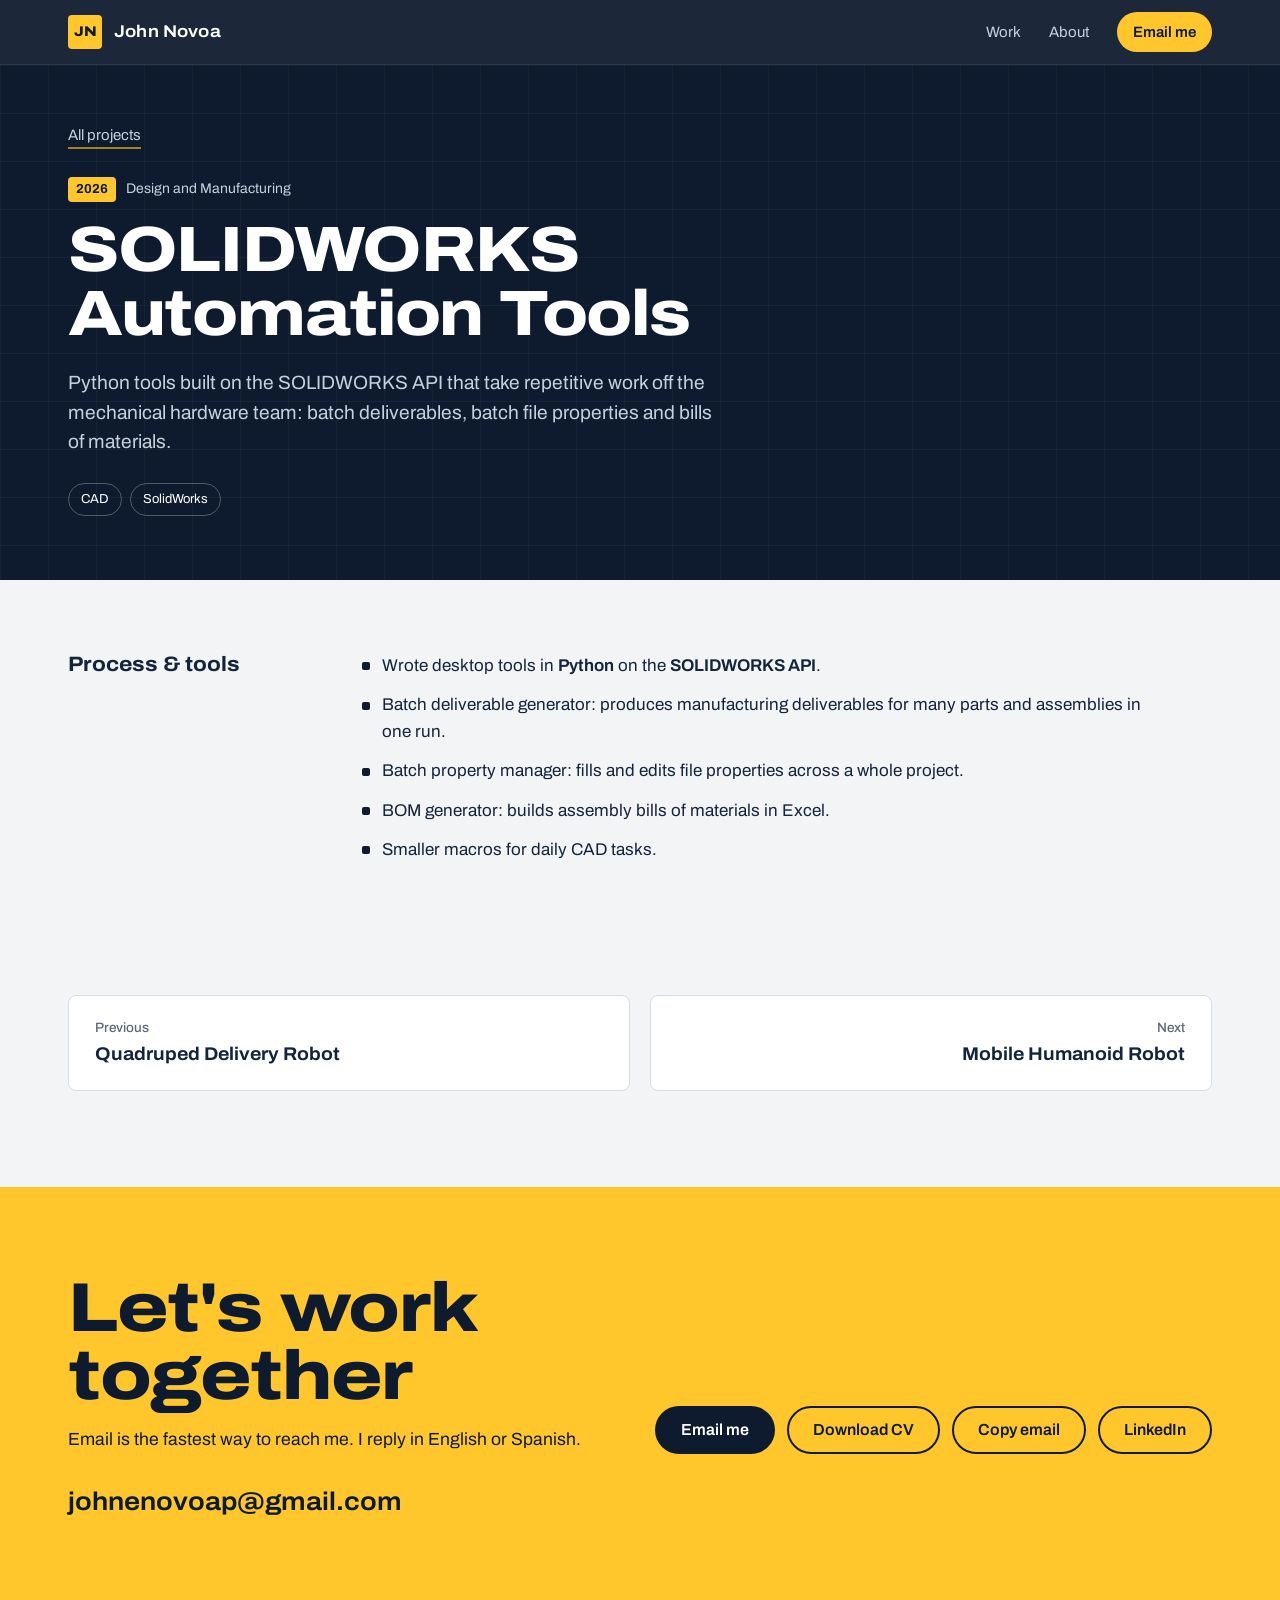
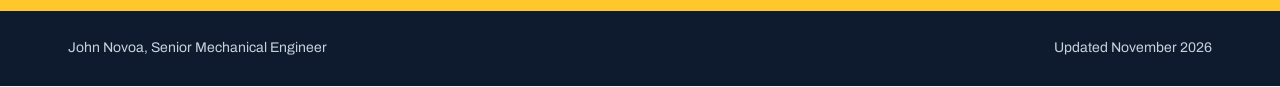
<file: projects/solidworks-automation-tools.html>
<!DOCTYPE html>
<html lang="en">
<head>
<meta charset="utf-8">
<meta name="viewport" content="width=device-width, initial-scale=1">
<title>SOLIDWORKS Automation Tools | John Novoa</title>
<meta name="description" content="Python tools built on the SOLIDWORKS API that take repetitive work off the mechanical hardware team: batch deliverables, batch file properties and bills of materials.">
<link rel="canonical" href="https://johnnovoa.github.io/portfolio/projects/solidworks-automation-tools.html">
<meta property="og:type" content="website">
<meta property="og:title" content="SOLIDWORKS Automation Tools | John Novoa">
<meta property="og:description" content="Python tools built on the SOLIDWORKS API that take repetitive work off the mechanical hardware team: batch deliverables, batch file properties and bills of materials.">
<meta property="og:url" content="https://johnnovoa.github.io/portfolio/projects/solidworks-automation-tools.html">
<meta property="og:image" content="https://johnnovoa.github.io/portfolio/assets/img/og.jpg">
<meta name="twitter:card" content="summary_large_image">
<meta name="theme-color" content="#0E1B2E">
<link rel="icon" href="../assets/favicon.svg" type="image/svg+xml">
<link rel="preload" href="../assets/fonts/archivo-wdth.woff2" as="font" type="font/woff2" crossorigin>
<link rel="stylesheet" href="../assets/css/site.css">
</head>
<body class="project">
<a class="skip" href="#main">Skip to content</a>
<header class="nav">
  <div class="wrap nav-in">
    <a class="mark" href="../index.html" aria-label="John Novoa, home"><span class="mark-box">JN</span><span class="mark-name">John Novoa</span></a>
    <nav aria-label="Main">
      <a href="../index.html#work">Work</a>
      <a href="../index.html#about">About</a>
      <a class="nav-cta" href="mailto:johnenovoap@gmail.com">Email me</a>
    </nav>
  </div>
</header>
<main id="main">
<article>
  <header class="p-head no-img">
    <div class="wrap p-head-in">
      <div class="p-head-text">
        <a class="back" href="../index.html#work">All projects</a>
        <p class="meta"><span class="year">2026</span>Design and Manufacturing</p>
        <h1>SOLIDWORKS Automation Tools</h1>
        <p class="p-lead">Python tools built on the SOLIDWORKS API that take repetitive work off the mechanical hardware team: batch deliverables, batch file properties and bills of materials.</p>
        <ul class="chips" aria-label="Key skills"><li>CAD</li><li>SolidWorks</li></ul>
      </div>
      
    </div>
  </header>
  <div class="wrap p-body">
    <section class="block"><h2>Process &amp; tools</h2><ul class="dots"><li>Wrote desktop tools in <strong>Python</strong> on the <strong>SOLIDWORKS API</strong>.</li><li>Batch deliverable generator: produces manufacturing deliverables for many parts and assemblies in one run.</li><li>Batch property manager: fills and edits file properties across a whole project.</li><li>BOM generator: builds assembly bills of materials in Excel.</li><li>Smaller macros for daily CAD tasks.</li></ul></section>
    
    
    <nav class="pager" aria-label="More projects"><a class="pg prev" href="quadruped-delivery-robot.html"><span>Previous</span>Quadruped Delivery Robot</a><a class="pg next" href="mobile-humanoid-robot.html"><span>Next</span>Mobile Humanoid Robot</a></nav>
  </div>
</article>
</main>
<section class="contact" id="contact" aria-labelledby="contact-h">
  <div class="wrap contact-in">
    <div>
      <h2 id="contact-h">Let's work together</h2>
      <p>Email is the fastest way to reach me. I reply in English or Spanish.</p>
    </div>
    <div class="contact-actions">
      <a class="btn btn-dark" href="mailto:johnenovoap@gmail.com">Email me</a>
      <a class="btn btn-line" href="../assets/John-Novoa-CV.pdf" download>Download CV</a>
      <button class="btn btn-line copy" type="button" data-copy="johnenovoap@gmail.com">Copy email</button>
      <a class="btn btn-line" href="https://www.linkedin.com/in/john-novoa" target="_blank" rel="noopener">LinkedIn</a>
    </div>
    <p class="contact-mail">johnenovoap@gmail.com</p>
  </div>
</section>
<footer class="foot">
  <div class="wrap foot-in">
    <span>John Novoa, Senior Mechanical Engineer</span>
    <span>Updated November 2026</span>
  </div>
</footer>
<dialog class="lightbox" aria-label="Enlarged image">
  <button class="lb-close" type="button" aria-label="Close">Close</button>
  <img alt="">
  <p class="lb-cap"></p>
</dialog>
<script src="../assets/js/site.js" defer></script>
</body>
</html>
</file>
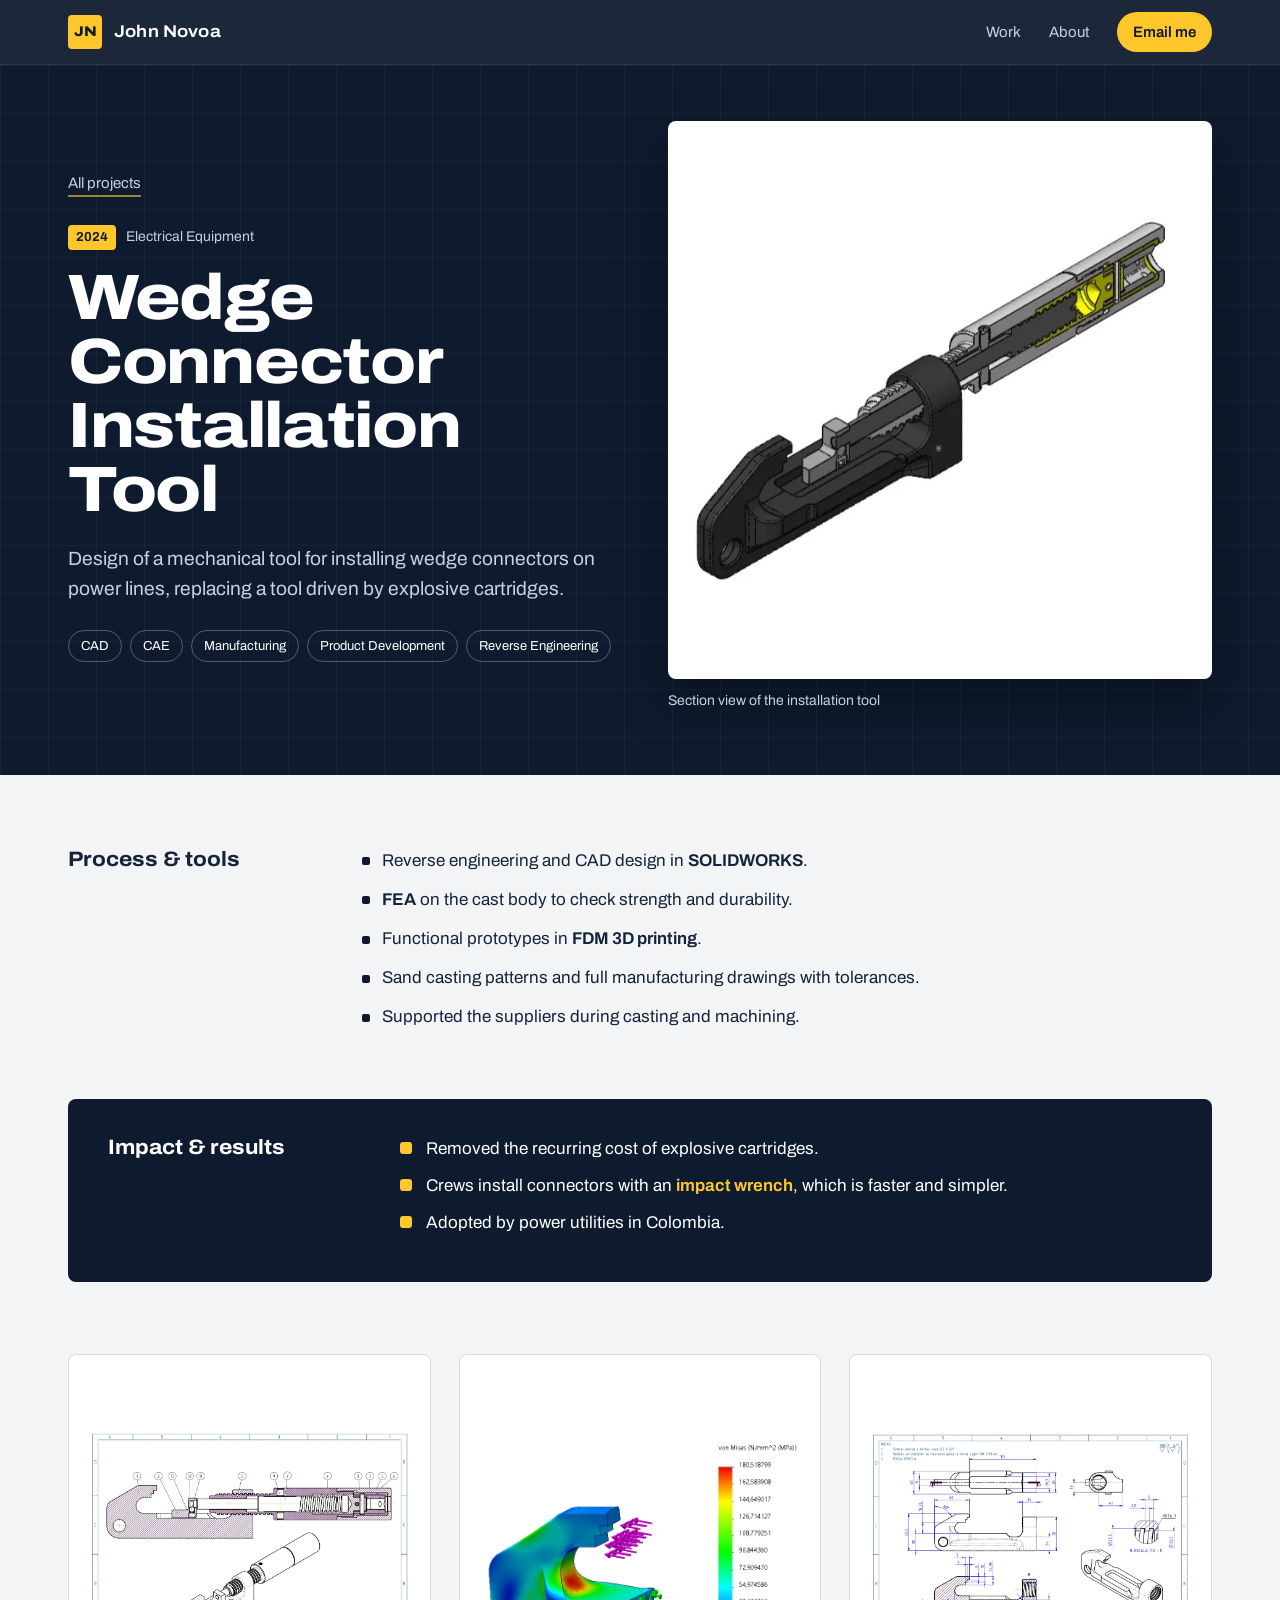
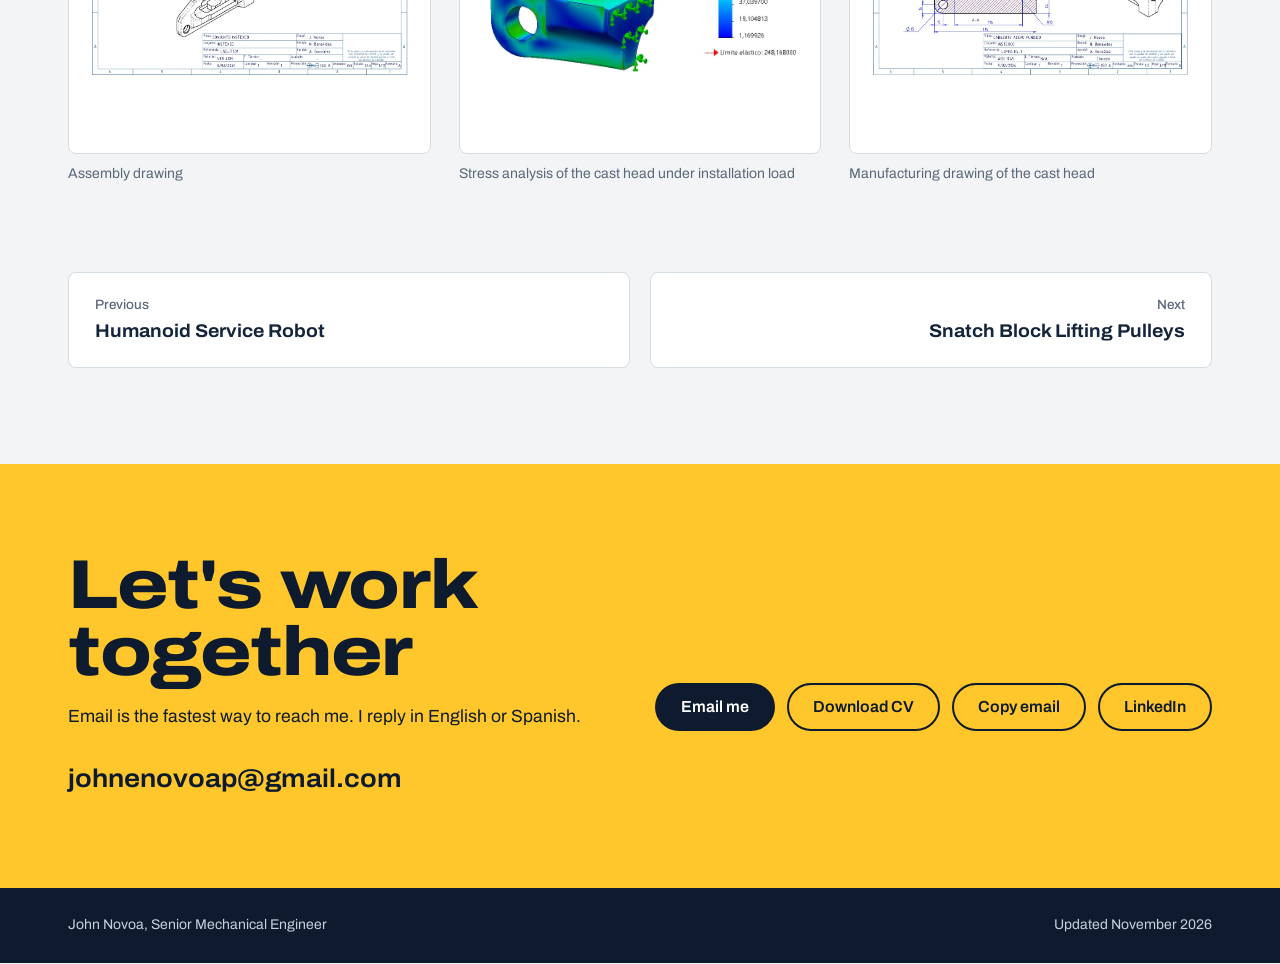
<file: projects/wedge-connector-installation-tool.html>
<!DOCTYPE html>
<html lang="en">
<head>
<meta charset="utf-8">
<meta name="viewport" content="width=device-width, initial-scale=1">
<title>Wedge Connector Installation Tool | John Novoa</title>
<meta name="description" content="Design of a mechanical tool for installing wedge connectors on power lines, replacing a tool driven by explosive cartridges.">
<link rel="canonical" href="https://johnnovoa.github.io/portfolio/projects/wedge-connector-installation-tool.html">
<meta property="og:type" content="website">
<meta property="og:title" content="Wedge Connector Installation Tool | John Novoa">
<meta property="og:description" content="Design of a mechanical tool for installing wedge connectors on power lines, replacing a tool driven by explosive cartridges.">
<meta property="og:url" content="https://johnnovoa.github.io/portfolio/projects/wedge-connector-installation-tool.html">
<meta property="og:image" content="https://johnnovoa.github.io/portfolio/assets/img/f9f5f37aba.webp">
<meta name="twitter:card" content="summary_large_image">
<meta name="theme-color" content="#0E1B2E">
<link rel="icon" href="../assets/favicon.svg" type="image/svg+xml">
<link rel="preload" href="../assets/fonts/archivo-wdth.woff2" as="font" type="font/woff2" crossorigin>
<link rel="stylesheet" href="../assets/css/site.css">
</head>
<body class="project">
<a class="skip" href="#main">Skip to content</a>
<header class="nav">
  <div class="wrap nav-in">
    <a class="mark" href="../index.html" aria-label="John Novoa, home"><span class="mark-box">JN</span><span class="mark-name">John Novoa</span></a>
    <nav aria-label="Main">
      <a href="../index.html#work">Work</a>
      <a href="../index.html#about">About</a>
      <a class="nav-cta" href="mailto:johnenovoap@gmail.com">Email me</a>
    </nav>
  </div>
</header>
<main id="main">
<article>
  <header class="p-head">
    <div class="wrap p-head-in">
      <div class="p-head-text">
        <a class="back" href="../index.html#work">All projects</a>
        <p class="meta"><span class="year">2024</span>Electrical Equipment</p>
        <h1>Wedge Connector Installation Tool</h1>
        <p class="p-lead">Design of a mechanical tool for installing wedge connectors on power lines, replacing a tool driven by explosive cartridges.</p>
        <ul class="chips" aria-label="Key skills"><li>CAD</li><li>CAE</li><li>Manufacturing</li><li>Product Development</li><li>Reverse Engineering</li></ul>
      </div>
      <figure class="p-hero-img"><button class="zoom" type="button" aria-label="Enlarge image: Section view of the installation tool"><img src="../assets/img/f9f5f37aba.webp" width="594" height="444" alt="Section view of the installation tool" decoding="async" fetchpriority="high"></button><figcaption>Section view of the installation tool</figcaption></figure>
    </div>
  </header>
  <div class="wrap p-body">
    <section class="block"><h2>Process &amp; tools</h2><ul class="dots"><li>Reverse engineering and CAD design in <strong>SOLIDWORKS</strong>.</li><li><strong>FEA</strong> on the cast body to check strength and durability.</li><li>Functional prototypes in <strong>FDM 3D printing</strong>.</li><li>Sand casting patterns and full manufacturing drawings with tolerances.</li><li>Supported the suppliers during casting and machining.</li></ul></section><section class="impact"><h2>Impact &amp; results</h2><ul class="ticks"><li>Removed the recurring cost of explosive cartridges.</li><li>Crews install connectors with an <strong>impact wrench</strong>, which is faster and simpler.</li><li>Adopted by power utilities in Colombia.</li></ul></section>
    <section class="gallery" aria-label="Images"><div class="shots"><figure class="shot"><button class="zoom" type="button" aria-label="Enlarge image: Assembly drawing"><img src="../assets/img/11d1c38e1c.webp" srcset="../assets/img/11d1c38e1c-sm.webp 760w, ../assets/img/11d1c38e1c.webp 1039w" sizes="(max-width: 760px) 100vw, 60vw" width="1039" height="802" alt="Assembly drawing" decoding="async" loading="lazy"></button><figcaption>Assembly drawing</figcaption></figure><figure class="shot"><button class="zoom" type="button" aria-label="Enlarge image: Stress analysis of the cast head under installation load"><img src="../assets/img/ee87f4bfb1.webp" width="750" height="586" alt="Stress analysis of the cast head under installation load" decoding="async" loading="lazy"></button><figcaption>Stress analysis of the cast head under installation load</figcaption></figure><figure class="shot"><button class="zoom" type="button" aria-label="Enlarge image: Manufacturing drawing of the cast head"><img src="../assets/img/1327b1a43d.webp" srcset="../assets/img/1327b1a43d-sm.webp 760w, ../assets/img/1327b1a43d.webp 1041w" sizes="(max-width: 760px) 100vw, 60vw" width="1041" height="796" alt="Manufacturing drawing of the cast head" decoding="async" loading="lazy"></button><figcaption>Manufacturing drawing of the cast head</figcaption></figure></div></section>
    
    <nav class="pager" aria-label="More projects"><a class="pg prev" href="humanoid-service-robot.html"><span>Previous</span>Humanoid Service Robot</a><a class="pg next" href="snatch-block-lifting-pulleys.html"><span>Next</span>Snatch Block Lifting Pulleys</a></nav>
  </div>
</article>
</main>
<section class="contact" id="contact" aria-labelledby="contact-h">
  <div class="wrap contact-in">
    <div>
      <h2 id="contact-h">Let's work together</h2>
      <p>Email is the fastest way to reach me. I reply in English or Spanish.</p>
    </div>
    <div class="contact-actions">
      <a class="btn btn-dark" href="mailto:johnenovoap@gmail.com">Email me</a>
      <a class="btn btn-line" href="../assets/John-Novoa-CV.pdf" download>Download CV</a>
      <button class="btn btn-line copy" type="button" data-copy="johnenovoap@gmail.com">Copy email</button>
      <a class="btn btn-line" href="https://www.linkedin.com/in/john-novoa" target="_blank" rel="noopener">LinkedIn</a>
    </div>
    <p class="contact-mail">johnenovoap@gmail.com</p>
  </div>
</section>
<footer class="foot">
  <div class="wrap foot-in">
    <span>John Novoa, Senior Mechanical Engineer</span>
    <span>Updated November 2026</span>
  </div>
</footer>
<dialog class="lightbox" aria-label="Enlarged image">
  <button class="lb-close" type="button" aria-label="Close">Close</button>
  <img alt="">
  <p class="lb-cap"></p>
</dialog>
<script src="../assets/js/site.js" defer></script>
</body>
</html>
</file>
<file: assets/css/site.css>
/* John Novoa portfolio */
@font-face{font-family:'Archivo';src:url(../fonts/archivo-wdth.woff2) format('woff2');font-weight:100 900;font-stretch:62% 125%;font-style:normal;font-display:swap}

:root{
  --navy:#0E1B2E;
  --navy-2:#172A45;
  --ink:#14243B;
  --muted:#5B6879;
  --paper:#F2F4F6;
  --white:#FFFFFF;
  --line:#D6DCE3;
  --yellow:#FFC72C;
  --on-dark:#C7D1DE;
  --radius:8px;
  --wrap:1200px;
  --font:'Archivo',system-ui,-apple-system,'Segoe UI',Roboto,sans-serif;
}
*{box-sizing:border-box}
html{scroll-padding-top:80px}
@media (prefers-reduced-motion:no-preference){html{scroll-behavior:smooth}}
h1,h2,h3{text-wrap:balance}
body{margin:0;font-family:var(--font);font-size:17px;line-height:1.6;color:var(--ink);background:var(--paper);-webkit-font-smoothing:antialiased;text-rendering:optimizeLegibility}
img{display:block;max-width:100%;height:auto}
a{color:inherit}
strong{font-weight:650}
.wrap{max-width:var(--wrap);margin:0 auto;padding:0 28px}
.sr{position:absolute;width:1px;height:1px;overflow:hidden;clip:rect(0 0 0 0);white-space:nowrap}
:focus-visible{outline:3px solid var(--yellow);outline-offset:3px;border-radius:2px}
.skip{position:absolute;left:-999px;top:10px;z-index:20;background:var(--yellow);color:var(--navy);padding:10px 14px;font-weight:600}
.skip:focus{left:10px}

/* nav */
.nav{position:sticky;top:0;z-index:10;background:rgba(14,27,46,.94);backdrop-filter:blur(10px);color:var(--white);border-bottom:1px solid rgba(255,255,255,.08)}
.nav-in{display:flex;align-items:center;justify-content:space-between;height:64px}
.mark{display:flex;align-items:center;gap:12px;text-decoration:none}
.mark-box{display:grid;place-items:center;width:34px;height:34px;background:var(--yellow);color:var(--navy);font-weight:800;font-stretch:115%;font-size:14px;border-radius:4px}
.mark-name{font-weight:650;font-stretch:110%;letter-spacing:.01em}
.nav nav{display:flex;align-items:center;gap:28px;font-size:15px}
.nav nav a{text-decoration:none;color:var(--on-dark);padding:6px 0}
.nav nav a:hover{color:var(--white)}
.nav nav .nav-cta{color:var(--navy);background:var(--yellow);padding:8px 16px;border-radius:999px;font-weight:600}
.nav nav .nav-cta:hover{color:var(--navy);background:#FFD65E}

/* buttons */
.btn{display:inline-flex;align-items:center;justify-content:center;min-height:48px;padding:0 24px;border-radius:999px;font:600 16px/1 var(--font);text-decoration:none;cursor:pointer;border:2px solid transparent;transition:transform .15s ease,background-color .15s ease}
.btn:hover{transform:translateY(-1px)}
.btn:active{transform:translateY(1px)}
.btn-yellow{background:var(--yellow);color:var(--navy)}
.btn-yellow:hover{background:#FFD65E}
.btn-ghost{border-color:rgba(255,255,255,.45);color:var(--white)}
.btn-ghost:hover{border-color:var(--white)}
.btn-dark{background:var(--navy);color:var(--white)}
.btn-dark:hover{background:var(--navy-2)}
.btn-line{background:transparent;border-color:var(--navy);color:var(--navy)}
.btn-line:hover{background:rgba(14,27,46,.08)}

/* hero */
.hero{position:relative;background:var(--navy);color:var(--white);overflow:hidden;
  background-image:linear-gradient(rgba(255,255,255,.035) 1px,transparent 1px),linear-gradient(90deg,rgba(255,255,255,.035) 1px,transparent 1px);
  background-size:48px 48px;background-position:-1px -1px}
.hero-in{display:grid;grid-template-columns:1.05fr 1fr;gap:56px;align-items:center;padding-top:72px;padding-bottom:72px;min-height:calc(100svh - 64px - 64px)}
.kicker{margin:0 0 18px;color:var(--yellow);font-weight:600;font-size:16px}
.hero h1{margin:0;font-size:clamp(3.4rem,8.2vw,7rem);line-height:.9;font-weight:820;font-stretch:125%;letter-spacing:-.025em}
.hero-lead{margin:28px 0 0;font-size:clamp(1.12rem,1.6vw,1.3rem);line-height:1.55;color:var(--on-dark);max-width:34em}
.hero-actions{display:flex;flex-wrap:wrap;gap:12px;margin-top:34px}
.hero-facts{list-style:none;margin:44px 0 0;padding:22px 0 0;border-top:1px solid rgba(255,255,255,.14);display:grid;grid-template-columns:repeat(3,1fr);gap:18px;font-size:14px;color:var(--on-dark);line-height:1.4}
.hero-facts strong{display:block;color:var(--white);font-size:1.35rem;font-stretch:112%;font-weight:720;margin-bottom:4px}

.hero-collage{position:relative;height:clamp(460px,46vw,600px)}
.hc{position:absolute;margin:0;background:var(--white);border-radius:var(--radius);box-shadow:0 24px 50px rgba(0,0,0,.38);overflow:hidden;display:flex;flex-direction:column}
.hc img{flex:1;min-height:0;width:100%;object-fit:contain;padding:14px}
.hc-a{right:0;top:0;width:44%;height:86%}
.hc-b{left:4%;bottom:0;width:46%;height:56%}
.hc-b img{object-fit:cover;padding:0}
.hc-c{left:0;top:4%;width:54%;height:38%}
.hc-c img{object-fit:cover;padding:0;object-position:58% 50%}
.hc figcaption{display:flex;align-items:center;gap:8px;padding:9px 12px;font-size:12.5px;color:var(--muted);border-top:1px solid var(--line);background:var(--white);line-height:1.3}
.tag{flex:none;background:var(--yellow);color:var(--navy);font-weight:700;font-size:12px;padding:3px 8px;border-radius:4px}

.process-strip{border-top:1px solid rgba(255,255,255,.12);background:rgba(0,0,0,.18)}
.process-strip .wrap{display:flex;align-items:center;gap:24px;min-height:64px;flex-wrap:wrap;padding-top:12px;padding-bottom:12px}
.ps-label{color:var(--yellow);font-weight:600;font-size:14px}
.process-strip ul{list-style:none;margin:0;padding:0;display:flex;flex-wrap:wrap;gap:8px 30px;font-size:15px;color:var(--white);font-stretch:108%}

/* entrance: one orchestrated moment on load */
@media (prefers-reduced-motion:no-preference){
  [data-enter]{animation:enter .8s cubic-bezier(.2,.7,.2,1) both;animation-delay:calc(var(--d,0) * 120ms + 80ms)}
  .hc[data-enter]{animation-delay:calc(var(--d,0) * 140ms + 280ms)}
  @keyframes enter{from{opacity:0;transform:translateY(18px)}to{opacity:1;transform:none}}
}

/* section heads */
.sec-head{display:grid;grid-template-columns:1fr 1fr;gap:32px;align-items:end;margin-bottom:56px}
.sec-head h2,.sec-title{margin:0;font-size:clamp(2.2rem,4.6vw,3.6rem);line-height:1;font-weight:780;font-stretch:118%;letter-spacing:-.02em}
.sec-head p{margin:0;color:var(--muted);font-size:1.08rem;max-width:30em;justify-self:end}
.meta{display:flex;align-items:center;flex-wrap:wrap;gap:10px;margin:0;font-size:14px;color:var(--muted)}
.year{background:var(--yellow);color:var(--navy);font-weight:700;font-size:13px;padding:2px 8px;border-radius:4px;font-variant-numeric:tabular-nums}

/* featured work */
.work{padding:112px 0 64px}
.feature{display:grid;grid-template-columns:7fr 5fr;gap:56px;align-items:center;margin-bottom:96px}
.feature.flip{grid-template-columns:5fr 7fr}
.feature.flip .feature-media{order:2}
.feature-media{display:block;background:var(--white);border-radius:var(--radius);aspect-ratio:4/3;overflow:hidden;border:1px solid var(--line)}
.feature-media img{width:100%;height:100%;object-fit:contain;padding:28px;transition:transform .5s cubic-bezier(.2,.7,.2,1)}
.feature-media:hover img{transform:scale(1.03)}
.feature-media.cover img{object-fit:cover;padding:0}
.feature-text h3{margin:16px 0 0;font-size:clamp(1.7rem,2.8vw,2.3rem);line-height:1.08;font-weight:760;font-stretch:110%;letter-spacing:-.01em}
.feature-text h3 a{text-decoration:none}
.feature-text h3 a:hover{text-decoration:underline;text-decoration-color:var(--yellow);text-decoration-thickness:4px;text-underline-offset:6px}
.feature-desc{margin:16px 0 0;font-size:1.08rem;color:#2C3B50}
.ticks{list-style:none;margin:18px 0 0;padding:0}
.ticks li{position:relative;padding-left:26px;margin:0 0 10px}
.ticks li::before{content:"";position:absolute;left:0;top:.42em;width:12px;height:12px;background:var(--yellow);border-radius:3px;box-shadow:inset 0 0 0 1.5px var(--navy)}
.more{display:inline-block;margin-top:14px;font-weight:650;text-decoration:none;border-bottom:3px solid var(--yellow);padding-bottom:2px}
.more:hover{background:var(--yellow)}

/* more projects */
.more-work{padding:96px 0 112px;background:var(--white);border-top:1px solid var(--line)}
.more-work .sec-title{margin-bottom:40px}
.cards{list-style:none;margin:0;padding:0;display:grid;grid-template-columns:repeat(auto-fill,minmax(300px,1fr));gap:22px}
.card a{display:flex;flex-direction:column;height:100%;text-decoration:none;border:1px solid var(--line);border-radius:var(--radius);overflow:hidden;background:var(--white);transition:transform .2s ease,border-color .2s ease}
.card a:hover{transform:translateY(-2px);border-color:var(--navy)}
.card-thumb{display:flex;align-items:center;justify-content:center;aspect-ratio:4/3;padding:18px;border-bottom:1px solid var(--line);overflow:hidden}
.card-thumb img{max-height:100%;width:auto;object-fit:contain;transition:transform .4s ease}
.card a:hover .card-thumb img{transform:scale(1.03)}
.card-thumb.cover{padding:0}
.card-thumb.cover img{width:100%;height:100%;object-fit:cover}
.thumb-code{width:100%;height:100%;display:flex;flex-direction:column;justify-content:center;gap:10px;padding:24px;background:var(--navy);border-radius:4px}
.thumb-code span{align-self:flex-start;color:var(--yellow);border:1px solid rgba(255,199,44,.5);padding:6px 12px;border-radius:999px;font-weight:600;font-size:15px}
.thumb-code span:nth-child(2){align-self:center;color:var(--white);border-color:rgba(255,255,255,.35)}
.thumb-code span:nth-child(3){align-self:flex-end}
.card-body{display:flex;flex-direction:column;gap:8px;padding:18px 20px 22px}
.card-title{font-size:1.2rem;font-weight:700;font-stretch:106%;line-height:1.2}
.card-desc{font-size:15px;color:var(--muted);line-height:1.5;display:-webkit-box;-webkit-line-clamp:3;-webkit-box-orient:vertical;overflow:hidden}

/* about */
.about{padding:112px 0}
.about-top{display:grid;grid-template-columns:200px 1fr;gap:48px;align-items:center;margin-bottom:64px}
.portrait{width:200px;height:200px;border-radius:50%;background:var(--white);object-fit:cover}
.about-lead{margin:20px 0 0;font-size:1.15rem;max-width:44em;color:#2C3B50}
.about-grid{display:grid;grid-template-columns:1.1fr 1fr 1fr;gap:48px;border-top:2px solid var(--navy);padding-top:36px}
.col h3{margin:0 0 14px;font-size:1.05rem;font-weight:700;font-stretch:108%}
.col h3:not(:first-child){margin-top:36px}
.tl{list-style:none;margin:0;padding:0}
.tl li{display:grid;grid-template-columns:104px 1fr;gap:14px;padding:10px 0;border-bottom:1px solid var(--line);font-size:15px;line-height:1.45}
.tl li:last-child{border-bottom:0}
.tl strong{display:block;font-weight:650}
.when{color:var(--muted);font-size:13.5px;font-variant-numeric:tabular-nums;padding-top:2px}
.certs li{grid-template-columns:52px 1fr}
.skills{margin:0}
.skills div{padding:10px 0;border-bottom:1px solid var(--line)}
.skills div:last-child{border-bottom:0}
.skills dt{font-weight:650;font-size:15px}
.skills dd{margin:3px 0 0;font-size:15px;color:#2C3B50;line-height:1.45}

/* contact */
.contact{background:var(--yellow);color:var(--navy);padding:88px 0}
.contact-in{display:grid;grid-template-columns:1fr auto;gap:28px 48px;align-items:end}
.contact h2{margin:0;font-size:clamp(2.4rem,5.4vw,4.4rem);line-height:.98;font-weight:800;font-stretch:120%;letter-spacing:-.02em}
.contact p{margin:16px 0 0;font-size:1.1rem}
.contact-actions{display:flex;flex-wrap:wrap;gap:12px}
.contact-mail{grid-column:1/-1;margin:0!important;font-size:clamp(1.1rem,2.4vw,1.6rem)!important;font-weight:650;font-stretch:108%}
.copy.done{background:var(--navy);color:var(--yellow)}

.foot{background:var(--navy);color:var(--on-dark);font-size:14px}
.foot-in{display:flex;justify-content:space-between;gap:16px;flex-wrap:wrap;padding-top:26px;padding-bottom:26px}

/* project page */
.p-head{background:var(--navy);color:var(--white);
  background-image:linear-gradient(rgba(255,255,255,.035) 1px,transparent 1px),linear-gradient(90deg,rgba(255,255,255,.035) 1px,transparent 1px);background-size:48px 48px}
.p-head-in{display:grid;grid-template-columns:1fr 1fr;gap:56px;align-items:center;padding-top:56px;padding-bottom:64px}
.p-head.no-img .p-head-in{grid-template-columns:1fr}
.back{display:inline-block;margin-bottom:28px;color:var(--on-dark);text-decoration:none;font-size:15px;border-bottom:2px solid rgba(255,199,44,.6)}
.back:hover{color:var(--white);border-color:var(--yellow)}
.p-head .meta{color:var(--on-dark)}
.p-head h1{margin:16px 0 0;font-size:clamp(2.3rem,5vw,4rem);line-height:1;font-weight:800;font-stretch:115%;letter-spacing:-.02em;max-width:14em}
.p-lead{margin:22px 0 0;font-size:1.2rem;line-height:1.55;color:var(--on-dark);max-width:34em}
.chips{list-style:none;padding:0;margin:26px 0 0;display:flex;flex-wrap:wrap;gap:8px}
.chips li{font-size:13px;padding:5px 12px;border-radius:999px;border:1px solid rgba(255,255,255,.28);color:var(--white)}
.p-hero-img{margin:0}
.p-hero-img .zoom{background:var(--white);border-radius:var(--radius);height:min(560px,62vh);box-shadow:0 24px 50px rgba(0,0,0,.35)}
.p-hero-img figcaption{color:var(--on-dark);margin-top:12px}
.zoom{all:unset;box-sizing:border-box;cursor:zoom-in;display:flex;align-items:center;justify-content:center;width:100%;padding:20px;overflow:hidden}
.zoom img{max-height:100%;width:auto;object-fit:contain;transition:transform .4s ease}
.zoom:hover img{transform:scale(1.02)}
.zoom:focus-visible{outline:3px solid var(--yellow);outline-offset:3px}
figcaption{font-size:14px;color:var(--muted);line-height:1.4;margin-top:10px}

.p-body{padding-top:72px;padding-bottom:96px}
.block{display:grid;grid-template-columns:260px 1fr;gap:32px;padding:32px 0;border-top:1px solid var(--line)}
.block:first-child{border-top:0;padding-top:0}
.block h2,.impact h2{margin:0;font-size:1.3rem;line-height:1.25;font-weight:720;font-stretch:108%}
.dots{list-style:none;margin:0;padding:0;max-width:46em}
.dots li{position:relative;padding-left:22px;margin:0 0 12px}
.dots li::before{content:"";position:absolute;left:2px;top:.62em;width:8px;height:8px;background:var(--navy);border-radius:2px}
.impact{display:grid;grid-template-columns:260px 1fr;gap:32px;margin:24px 0 8px;padding:36px 40px;background:var(--navy);color:var(--white);border-radius:var(--radius)}
.impact .ticks{margin:0;max-width:46em}
.impact .ticks li::before{box-shadow:none}
.impact strong{color:var(--yellow)}

.gallery{margin-top:72px}
.shots{display:grid;grid-template-columns:repeat(auto-fit,minmax(340px,1fr));gap:28px}
.shot{margin:0}
.shots .shot.wide{grid-column:span 2}
.shots .shot.wide .zoom{height:460px}
.shot .zoom{background:var(--white);border:1px solid var(--line);border-radius:var(--radius);height:400px}
.shots.small{grid-template-columns:repeat(auto-fill,minmax(240px,1fr));gap:20px}
.shots.small .shot.wide .zoom{height:280px}
.shots.small .zoom{height:280px;padding:14px}

.sub{display:grid;grid-template-columns:minmax(260px,1fr) 2fr;gap:40px;padding:48px 0;border-top:1px solid var(--line)}
.sub:first-of-type{margin-top:72px}
.sub-head h2{margin:0;font-size:1.45rem;line-height:1.2;font-weight:740;font-stretch:108%}
.sub-head h2 .year{margin-left:8px;vertical-align:3px}
.sub-head p{margin:12px 0 0;color:#2C3B50}
.sub-head .dots{margin-top:16px;font-size:15.5px}

.pager{display:grid;grid-template-columns:1fr 1fr;gap:20px;margin-top:88px}
.pg{display:flex;flex-direction:column;gap:6px;padding:24px 26px;border:1px solid var(--line);border-radius:var(--radius);background:var(--white);text-decoration:none;font-size:1.15rem;font-weight:680;font-stretch:106%;line-height:1.25;transition:transform .2s ease,border-color .2s ease}
.pg span{font-size:13.5px;font-weight:500;color:var(--muted);font-stretch:100%}
.pg:hover{transform:translateY(-2px);border-color:var(--navy)}
.pg.next{text-align:right;grid-column:2}

/* lightbox */
.lightbox{overscroll-behavior:contain;border:0;padding:24px;border-radius:var(--radius);max-width:min(1400px,96vw);max-height:94vh;background:var(--white);color:var(--ink)}
.lightbox::backdrop{background:rgba(14,27,46,.86)}
.lightbox img{max-height:80vh;width:auto;margin:0 auto}
.lb-cap{margin:12px 0 0;text-align:center;font-size:14px;color:var(--muted)}
.lb-close{position:absolute;top:12px;right:12px;font:600 14px var(--font);background:var(--white);border:2px solid var(--navy);border-radius:999px;padding:6px 14px;cursor:pointer}
.lb-close:hover{background:var(--yellow)}

/* responsive */
@media (max-width:1000px){
  .hero-in{grid-template-columns:1fr;gap:48px;min-height:0}
  .hero-collage{height:440px;max-width:640px}
  .feature,.feature.flip{grid-template-columns:1fr;gap:28px}
  .feature.flip .feature-media{order:0}
  .about-grid{grid-template-columns:1fr 1fr}
  .about-grid .col:last-child{grid-column:1/-1}
  .p-head-in{grid-template-columns:1fr}
  .sub{grid-template-columns:1fr;gap:24px}
  .contact-in{grid-template-columns:1fr}
}
@media (max-width:680px){
  body{font-size:16px}
  .wrap{padding:0 20px}
  .mark-name{display:none}
  .nav nav{gap:18px}
  .hero-in{padding-top:44px;padding-bottom:48px}
  .hero-facts{grid-template-columns:1fr;gap:14px}
  .hero-collage{height:auto;display:grid;grid-template-columns:1fr 1fr;gap:12px}
  .hc{position:relative;inset:auto;width:auto;height:240px}
  .hc-c{grid-column:1/-1;height:220px;order:-1}
  .sec-head{grid-template-columns:1fr;gap:14px;margin-bottom:40px}
  .sec-head p{justify-self:start}
  .work,.about{padding:72px 0}
  .more-work{padding:72px 0}
  .feature{margin-bottom:64px}
  .feature-media img{padding:16px}
  .about-top{grid-template-columns:1fr;gap:24px}
  .portrait{width:140px;height:140px}
  .about-grid{grid-template-columns:1fr}
  .block,.impact{grid-template-columns:1fr;gap:14px}
  .impact{padding:26px 22px}
  .shots{grid-template-columns:1fr}
  .shots .shot.wide{grid-column:auto}
  .shots .shot.wide .zoom{height:auto}
  .shot .zoom{height:auto;max-height:420px}
  .p-hero-img .zoom{height:auto;max-height:460px}
  .pager{grid-template-columns:1fr}
  .pg.next{grid-column:auto}
  .contact{padding:64px 0}
}
@media (hover:none){.card a:hover,.pg:hover,.btn:hover{transform:none}}
</file>
